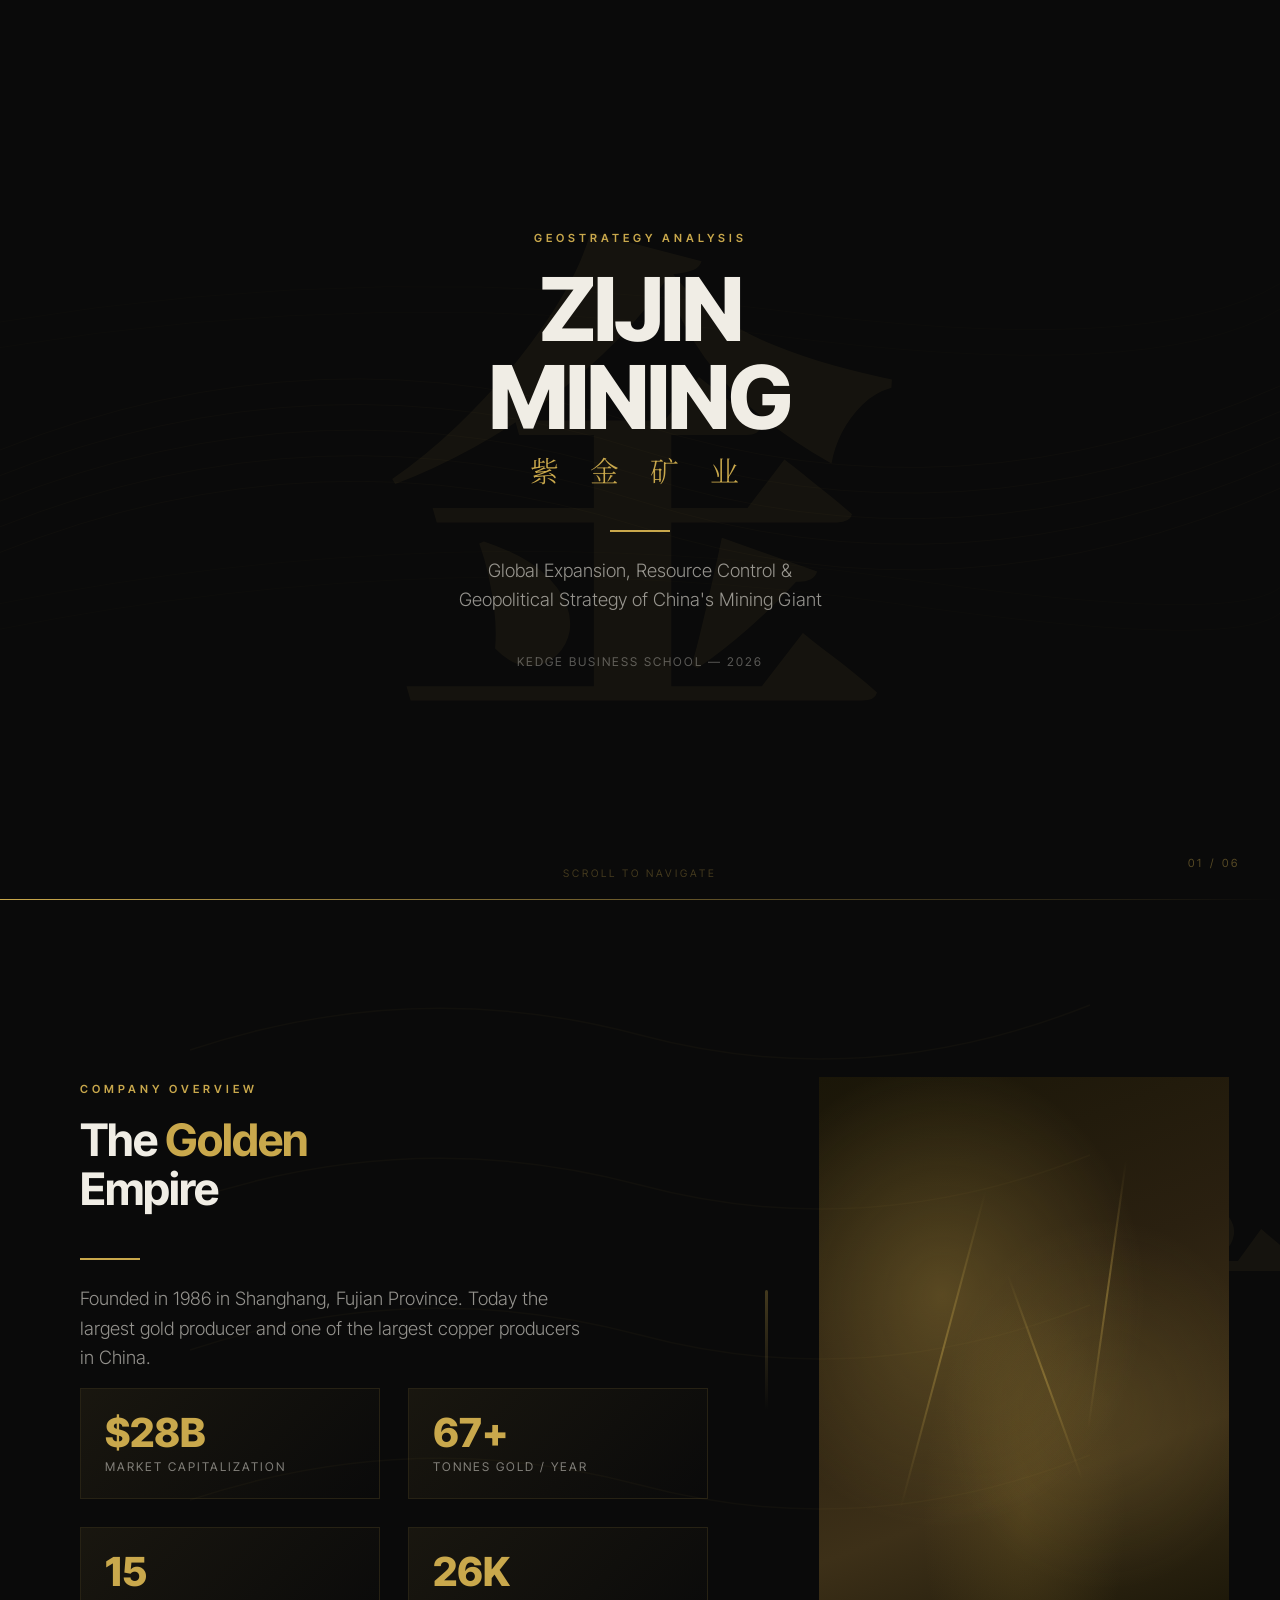
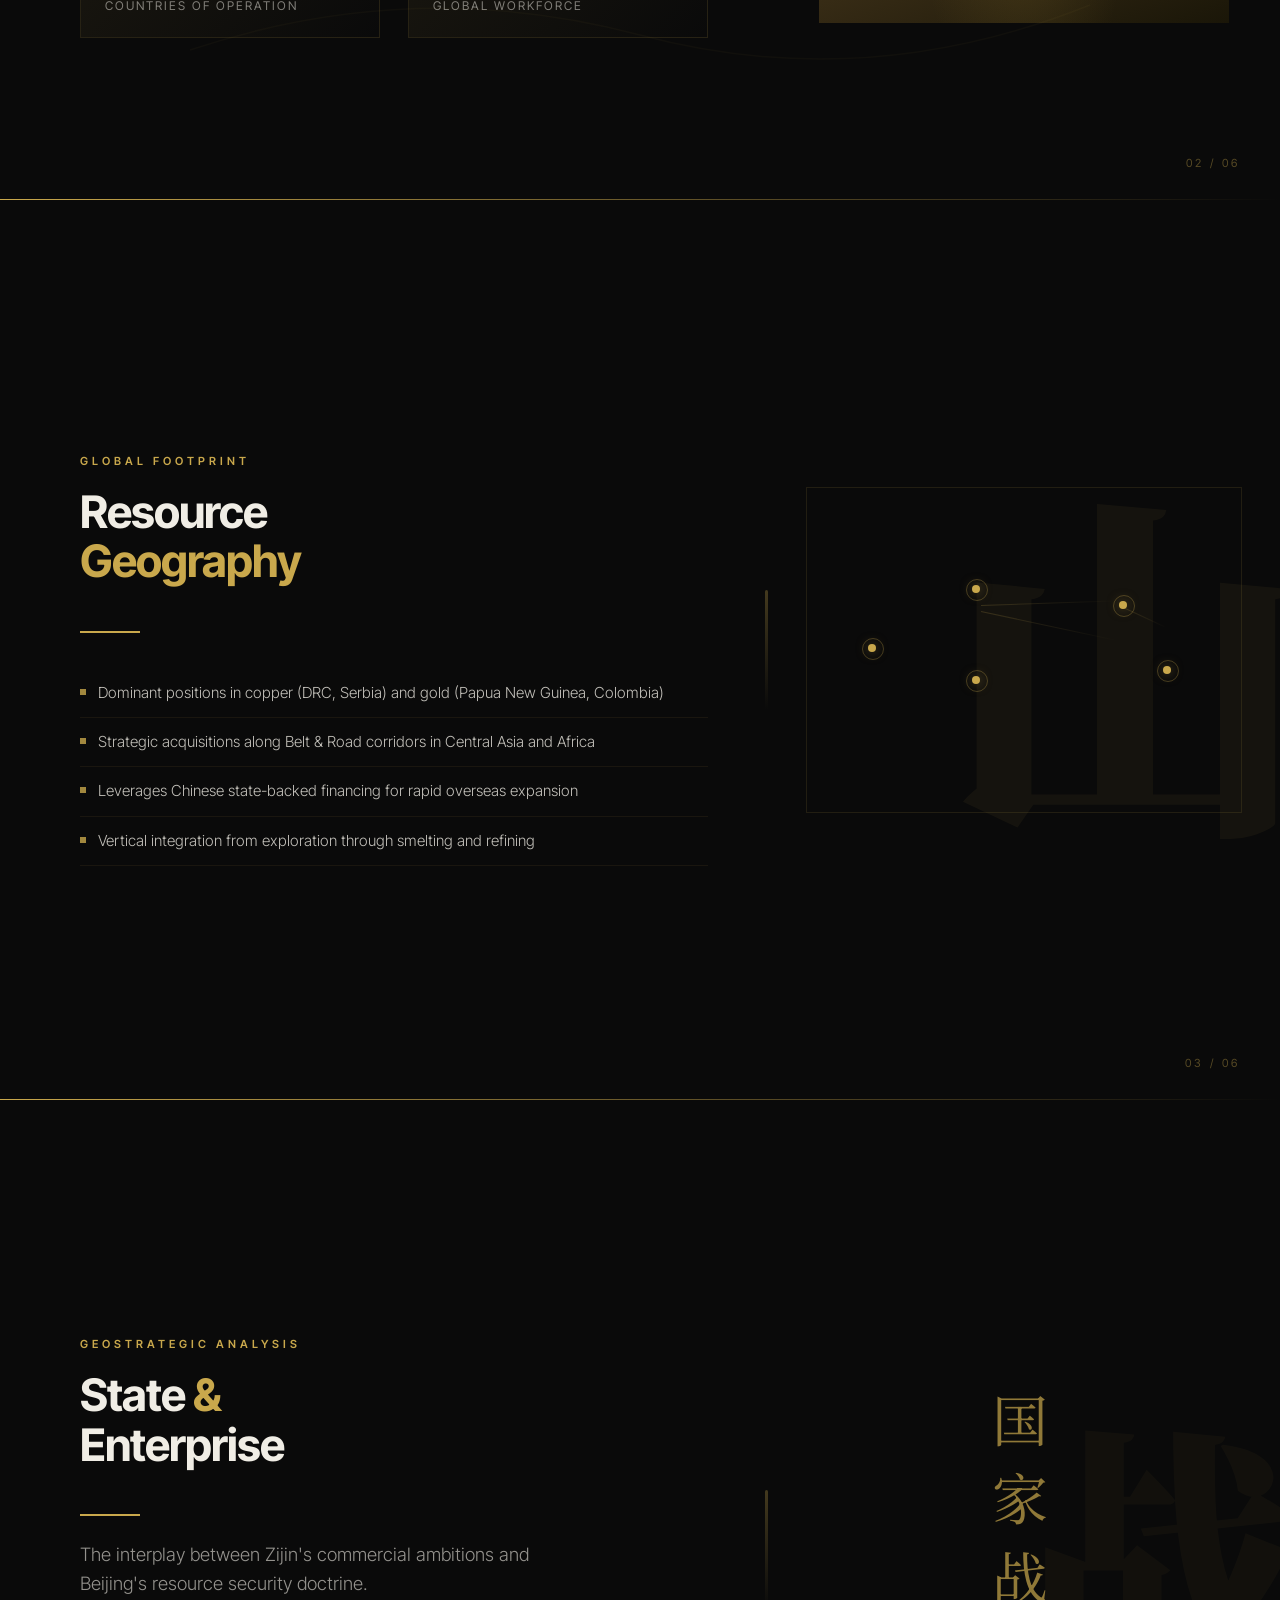
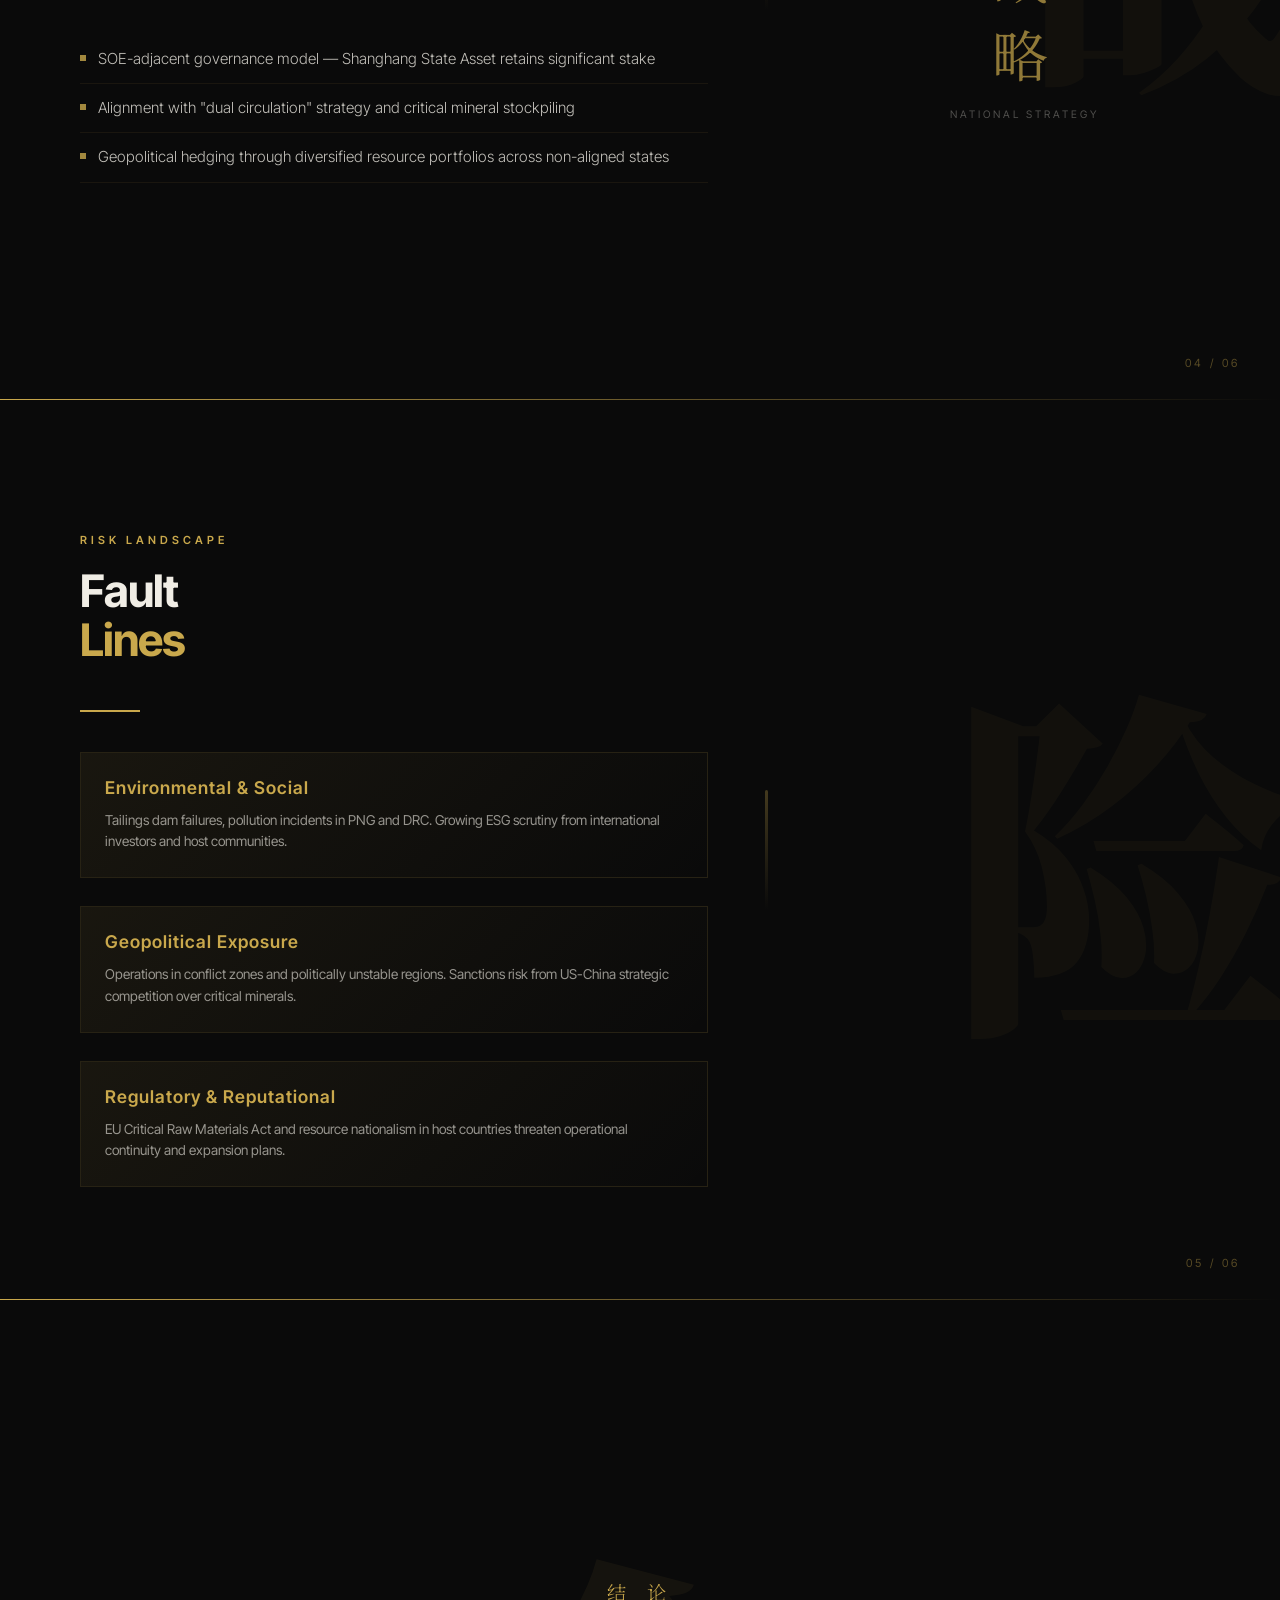
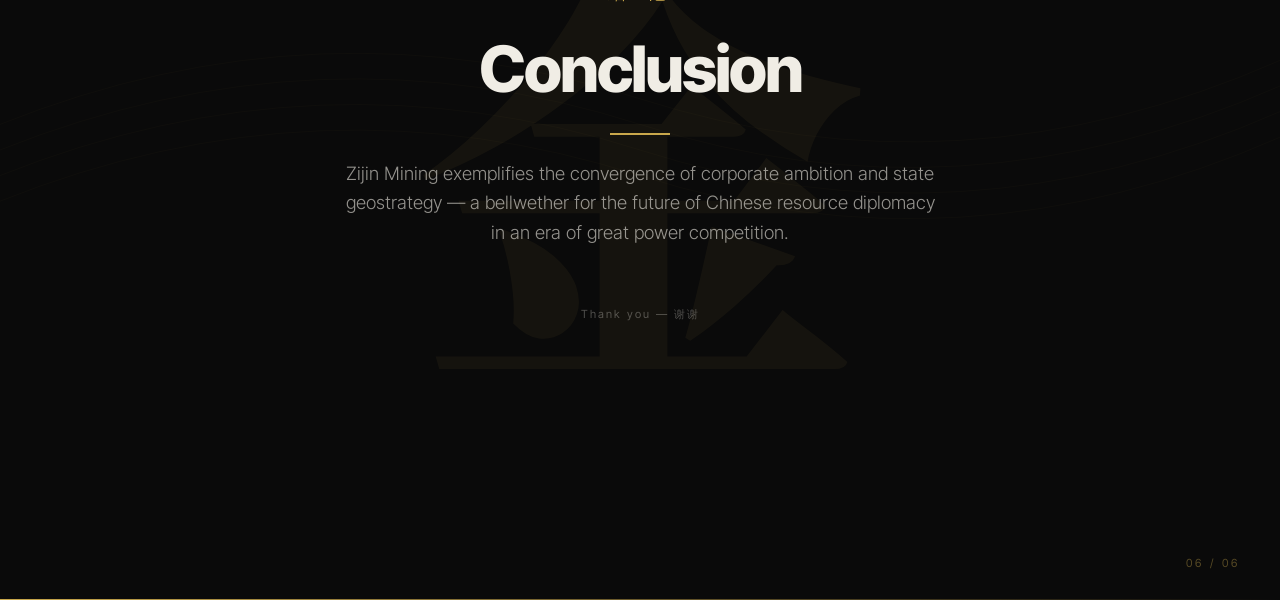
<file: concepts/concept1-golden-mountain.html>
<!DOCTYPE html>
<html lang="en">
<head>
<meta charset="UTF-8">
<meta name="viewport" content="width=device-width, initial-scale=1.0">
<title>Zijin Mining — Golden Mountain 金山</title>
<style>
  @import url('https://fonts.googleapis.com/css2?family=Inter+Tight:wght@300;400;600;700;800&family=Noto+Serif+SC:wght@300;600;900&display=swap');

  * { margin: 0; padding: 0; box-sizing: border-box; }

  :root {
    --black: #0A0A0A;
    --gold: #C9A84C;
    --gold-dim: #8B7333;
    --slate: #3A3D42;
    --offwhite: #F0EDE5;
    --gold-glow: rgba(201, 168, 76, 0.08);
  }

  html { font-size: 16px; scroll-behavior: smooth; }
  body {
    background: var(--black);
    color: var(--offwhite);
    font-family: 'Inter Tight', sans-serif;
    overflow-x: hidden;
  }

  /* --- SLIDE SYSTEM --- */
  .slide {
    width: 100vw;
    height: 100vh;
    position: relative;
    overflow: hidden;
    display: flex;
  }

  .slide-content {
    width: 60%;
    padding: 80px 60px 60px 80px;
    display: flex;
    flex-direction: column;
    justify-content: center;
    position: relative;
    z-index: 2;
  }

  .slide-aside {
    width: 40%;
    position: relative;
    display: flex;
    align-items: center;
    justify-content: center;
    overflow: hidden;
  }

  /* --- TOPOGRAPHIC LINES --- */
  .topo-bg {
    position: absolute;
    inset: 0;
    z-index: 0;
    opacity: 0.04;
  }
  .topo-bg svg { width: 100%; height: 100%; }

  /* --- GHOST CHARACTERS --- */
  .ghost-char {
    font-family: 'Noto Serif SC', serif;
    font-weight: 900;
    color: var(--gold);
    opacity: 0.06;
    font-size: 28vw;
    line-height: 0.85;
    position: absolute;
    user-select: none;
    pointer-events: none;
  }

  .ghost-char.right { right: -5%; top: 50%; transform: translateY(-50%); }
  .ghost-char.center { left: 50%; top: 50%; transform: translate(-50%, -50%); font-size: 40vw; }

  /* --- TYPOGRAPHY --- */
  .slide-label {
    font-size: 0.7rem;
    letter-spacing: 4px;
    text-transform: uppercase;
    color: var(--gold);
    margin-bottom: 20px;
    font-weight: 600;
  }

  h1 {
    font-family: 'Inter Tight', sans-serif;
    font-weight: 800;
    font-size: 4.5rem;
    line-height: 1.0;
    letter-spacing: -2px;
    margin-bottom: 24px;
  }

  h2 {
    font-family: 'Inter Tight', sans-serif;
    font-weight: 700;
    font-size: 2.8rem;
    line-height: 1.1;
    letter-spacing: -1px;
    margin-bottom: 20px;
  }

  h3 {
    font-weight: 600;
    font-size: 1.1rem;
    color: var(--gold);
    margin-bottom: 12px;
    letter-spacing: 1px;
  }

  .subtitle {
    font-size: 1.15rem;
    color: var(--offwhite);
    opacity: 0.6;
    font-weight: 300;
    line-height: 1.6;
    max-width: 500px;
  }

  .gold { color: var(--gold); }

  /* --- GOLD LINE DIVIDER --- */
  .gold-line {
    width: 100%;
    height: 1px;
    background: linear-gradient(90deg, var(--gold) 0%, transparent 100%);
    position: absolute;
    bottom: 0;
    left: 0;
    z-index: 5;
  }

  .gold-line-short {
    width: 60px;
    height: 2px;
    background: var(--gold);
    margin: 24px 0;
  }

  /* --- INK BRUSHSTROKE DIVIDER --- */
  .brushstroke-divider {
    width: 3px;
    height: 120px;
    background: linear-gradient(180deg, var(--gold), transparent);
    border-radius: 2px;
    position: absolute;
    right: 40%;
    top: 50%;
    transform: translateY(-50%);
    opacity: 0.3;
  }

  /* --- TITLE SLIDE --- */
  .slide-title {
    justify-content: center;
    align-items: center;
    text-align: center;
  }
  .slide-title .slide-content {
    width: 100%;
    align-items: center;
    text-align: center;
    padding: 60px;
  }
  .slide-title h1 { font-size: 5.5rem; margin-bottom: 8px; }
  .slide-title .cn-title {
    font-family: 'Noto Serif SC', serif;
    font-weight: 300;
    font-size: 1.8rem;
    color: var(--gold);
    margin-bottom: 40px;
    letter-spacing: 12px;
  }

  /* --- DATA CARDS --- */
  .data-grid {
    display: grid;
    grid-template-columns: 1fr 1fr;
    gap: 28px;
    margin-top: 16px;
  }
  .data-card {
    border: 1px solid rgba(201, 168, 76, 0.15);
    padding: 24px;
    position: relative;
  }
  .data-card::before {
    content: '';
    position: absolute;
    top: 0; left: 0;
    width: 100%; height: 100%;
    background: linear-gradient(135deg, var(--gold-glow), transparent);
    pointer-events: none;
  }
  .data-value {
    font-size: 2.5rem;
    font-weight: 800;
    color: var(--gold);
    line-height: 1;
    margin-bottom: 6px;
  }
  .data-label {
    font-size: 0.75rem;
    text-transform: uppercase;
    letter-spacing: 2px;
    color: var(--offwhite);
    opacity: 0.5;
  }

  /* --- BULLET POINTS --- */
  .points { list-style: none; margin-top: 12px; }
  .points li {
    padding: 12px 0;
    border-bottom: 1px solid rgba(201, 168, 76, 0.1);
    font-size: 0.95rem;
    font-weight: 300;
    line-height: 1.6;
    color: var(--offwhite);
    opacity: 0.8;
    display: flex;
    align-items: flex-start;
    gap: 12px;
  }
  .points li::before {
    content: '';
    width: 6px; height: 6px;
    background: var(--gold);
    flex-shrink: 0;
    margin-top: 8px;
  }

  /* --- MINERAL IMAGE PLACEHOLDER --- */
  .mineral-img {
    width: 80%;
    aspect-ratio: 3/4;
    background: linear-gradient(160deg, #1a1608 0%, #2a2010 40%, #3d3018 70%, #1a1608 100%);
    position: relative;
    overflow: hidden;
  }
  .mineral-img::after {
    content: '';
    position: absolute;
    inset: 0;
    background:
      radial-gradient(ellipse at 30% 40%, rgba(201, 168, 76, 0.3) 0%, transparent 50%),
      radial-gradient(ellipse at 70% 60%, rgba(201, 168, 76, 0.15) 0%, transparent 40%),
      radial-gradient(ellipse at 50% 80%, rgba(160, 130, 50, 0.2) 0%, transparent 35%);
  }
  .mineral-img .gold-vein {
    position: absolute;
    width: 2px;
    background: linear-gradient(180deg, transparent, var(--gold), transparent);
    opacity: 0.4;
  }
  .mineral-img .gold-vein:nth-child(1) { height: 60%; top: 20%; left: 30%; transform: rotate(15deg); }
  .mineral-img .gold-vein:nth-child(2) { height: 40%; top: 35%; left: 55%; transform: rotate(-20deg); }
  .mineral-img .gold-vein:nth-child(3) { height: 50%; top: 15%; left: 70%; transform: rotate(8deg); }

  /* --- MAP PLACEHOLDER --- */
  .map-container {
    width: 85%;
    aspect-ratio: 4/3;
    position: relative;
    border: 1px solid rgba(201, 168, 76, 0.12);
  }
  .map-dot {
    width: 8px; height: 8px;
    background: var(--gold);
    border-radius: 50%;
    position: absolute;
    box-shadow: 0 0 12px rgba(201, 168, 76, 0.5);
  }
  .map-dot::after {
    content: '';
    width: 20px; height: 20px;
    border: 1px solid rgba(201, 168, 76, 0.3);
    border-radius: 50%;
    position: absolute;
    top: -6px; left: -6px;
    animation: pulse 2s ease-in-out infinite;
  }
  @keyframes pulse {
    0%, 100% { transform: scale(1); opacity: 0.5; }
    50% { transform: scale(1.5); opacity: 0; }
  }
  .map-line {
    position: absolute;
    height: 1px;
    background: linear-gradient(90deg, var(--gold), transparent);
    opacity: 0.2;
    transform-origin: left center;
  }

  /* --- SLIDE NUMBERS --- */
  .slide-num {
    position: absolute;
    bottom: 30px;
    right: 40px;
    font-size: 0.7rem;
    letter-spacing: 3px;
    color: var(--gold);
    opacity: 0.4;
    z-index: 10;
  }

  /* --- NAVIGATION HINT --- */
  .nav-hint {
    position: fixed;
    bottom: 20px;
    left: 50%;
    transform: translateX(-50%);
    font-size: 0.65rem;
    letter-spacing: 3px;
    text-transform: uppercase;
    color: var(--gold);
    opacity: 0.3;
    z-index: 100;
    animation: fadeInUp 1s ease 2s both;
  }
  @keyframes fadeInUp {
    from { opacity: 0; transform: translateX(-50%) translateY(10px); }
    to { opacity: 0.3; transform: translateX(-50%) translateY(0); }
  }

  /* --- TOPO SVG PATTERN --- */
  .topo-lines {
    position: absolute;
    inset: 0;
    z-index: 1;
    pointer-events: none;
    opacity: 0.035;
  }
</style>
</head>
<body>

<!-- ==================== SLIDE 1: TITLE ==================== -->
<section class="slide slide-title">
  <div class="topo-bg">
    <svg viewBox="0 0 1000 600" fill="none" xmlns="http://www.w3.org/2000/svg">
      <path d="M0 300 Q250 200 500 280 T1000 250" stroke="#C9A84C" stroke-width="0.5"/>
      <path d="M0 320 Q250 220 500 300 T1000 270" stroke="#C9A84C" stroke-width="0.5"/>
      <path d="M0 340 Q250 240 500 320 T1000 290" stroke="#C9A84C" stroke-width="0.5"/>
      <path d="M0 360 Q250 260 500 340 T1000 310" stroke="#C9A84C" stroke-width="0.5"/>
      <path d="M0 380 Q250 280 500 360 T1000 330" stroke="#C9A84C" stroke-width="0.5"/>
      <path d="M0 200 Q300 150 600 190 T1000 170" stroke="#C9A84C" stroke-width="0.3"/>
      <path d="M0 220 Q300 170 600 210 T1000 190" stroke="#C9A84C" stroke-width="0.3"/>
      <path d="M0 420 Q350 350 700 400 T1000 380" stroke="#C9A84C" stroke-width="0.3"/>
      <path d="M0 440 Q350 370 700 420 T1000 400" stroke="#C9A84C" stroke-width="0.3"/>
    </svg>
  </div>
  <span class="ghost-char center">金</span>
  <div class="slide-content">
    <div class="slide-label">Geostrategy Analysis</div>
    <h1>ZIJIN<br>MINING</h1>
    <div class="cn-title">紫 金 矿 业</div>
    <div class="gold-line-short" style="margin: 0 auto 24px;"></div>
    <p class="subtitle">Global Expansion, Resource Control &<br>Geopolitical Strategy of China's Mining Giant</p>
    <p style="margin-top: 40px; font-size: 0.75rem; opacity: 0.35; letter-spacing: 2px;">KEDGE BUSINESS SCHOOL — 2026</p>
  </div>
  <div class="gold-line"></div>
  <span class="slide-num">01 / 06</span>
</section>

<!-- ==================== SLIDE 2: OVERVIEW ==================== -->
<section class="slide">
  <div class="topo-lines">
    <svg viewBox="0 0 600 600" fill="none" xmlns="http://www.w3.org/2000/svg" style="width:100%;height:100%;">
      <path d="M0 100 Q150 50 300 90 T600 70" stroke="#C9A84C" stroke-width="1"/>
      <path d="M0 200 Q150 150 300 190 T600 170" stroke="#C9A84C" stroke-width="1"/>
      <path d="M0 300 Q150 250 300 290 T600 270" stroke="#C9A84C" stroke-width="1"/>
      <path d="M0 400 Q150 350 300 390 T600 370" stroke="#C9A84C" stroke-width="1"/>
      <path d="M0 500 Q150 450 300 490 T600 470" stroke="#C9A84C" stroke-width="1"/>
    </svg>
  </div>
  <div class="slide-content">
    <div class="slide-label">Company Overview</div>
    <h2>The <span class="gold">Golden</span><br>Empire</h2>
    <div class="gold-line-short"></div>
    <p class="subtitle">Founded in 1986 in Shanghang, Fujian Province. Today the largest gold producer and one of the largest copper producers in China.</p>
    <div class="data-grid">
      <div class="data-card">
        <div class="data-value">$28B</div>
        <div class="data-label">Market Capitalization</div>
      </div>
      <div class="data-card">
        <div class="data-value">67+</div>
        <div class="data-label">Tonnes Gold / Year</div>
      </div>
      <div class="data-card">
        <div class="data-value">15</div>
        <div class="data-label">Countries of Operation</div>
      </div>
      <div class="data-card">
        <div class="data-value">26K</div>
        <div class="data-label">Global Workforce</div>
      </div>
    </div>
  </div>
  <div class="slide-aside">
    <span class="ghost-char right">矿</span>
    <div class="mineral-img">
      <div class="gold-vein"></div>
      <div class="gold-vein"></div>
      <div class="gold-vein"></div>
    </div>
  </div>
  <div class="brushstroke-divider"></div>
  <div class="gold-line"></div>
  <span class="slide-num">02 / 06</span>
</section>

<!-- ==================== SLIDE 3: GLOBAL OPERATIONS ==================== -->
<section class="slide">
  <div class="slide-content">
    <div class="slide-label">Global Footprint</div>
    <h2>Resource<br><span class="gold">Geography</span></h2>
    <div class="gold-line-short"></div>
    <ul class="points">
      <li>Dominant positions in copper (DRC, Serbia) and gold (Papua New Guinea, Colombia)</li>
      <li>Strategic acquisitions along Belt & Road corridors in Central Asia and Africa</li>
      <li>Leverages Chinese state-backed financing for rapid overseas expansion</li>
      <li>Vertical integration from exploration through smelting and refining</li>
    </ul>
  </div>
  <div class="slide-aside">
    <span class="ghost-char right">山</span>
    <div class="map-container">
      <!-- China -->
      <div class="map-dot" style="top: 35%; left: 72%;"></div>
      <!-- DRC -->
      <div class="map-dot" style="top: 58%; left: 38%;"></div>
      <!-- Serbia -->
      <div class="map-dot" style="top: 30%; left: 38%;"></div>
      <!-- PNG -->
      <div class="map-dot" style="top: 55%; left: 82%;"></div>
      <!-- Colombia -->
      <div class="map-dot" style="top: 48%; left: 14%;"></div>
      <!-- Lines from China -->
      <div class="map-line" style="top: 36%; left: 40%; width: 32%; transform: rotate(-2deg);"></div>
      <div class="map-line" style="top: 38%; left: 40%; width: 32%; transform: rotate(12deg);"></div>
      <div class="map-line" style="top: 36%; left: 72%; width: 12%; transform: rotate(25deg);"></div>
    </div>
  </div>
  <div class="brushstroke-divider"></div>
  <div class="gold-line"></div>
  <span class="slide-num">03 / 06</span>
</section>

<!-- ==================== SLIDE 4: STRATEGY ==================== -->
<section class="slide">
  <div class="slide-content">
    <div class="slide-label">Geostrategic Analysis</div>
    <h2>State <span class="gold">&</span><br>Enterprise</h2>
    <div class="gold-line-short"></div>
    <p class="subtitle" style="margin-bottom: 24px;">The interplay between Zijin's commercial ambitions and Beijing's resource security doctrine.</p>
    <ul class="points">
      <li>SOE-adjacent governance model — Shanghang State Asset retains significant stake</li>
      <li>Alignment with "dual circulation" strategy and critical mineral stockpiling</li>
      <li>Geopolitical hedging through diversified resource portfolios across non-aligned states</li>
    </ul>
  </div>
  <div class="slide-aside">
    <span class="ghost-char right" style="font-size: 22vw; opacity: 0.04;">战</span>
    <div style="text-align: center;">
      <div style="font-family: 'Noto Serif SC', serif; font-size: 3.5rem; color: var(--gold); opacity: 0.7; line-height: 1.4; letter-spacing: 8px;">
        国<br>家<br>战<br>略
      </div>
      <div style="margin-top: 16px; font-size: 0.65rem; letter-spacing: 3px; opacity: 0.3; text-transform: uppercase;">National Strategy</div>
    </div>
  </div>
  <div class="brushstroke-divider"></div>
  <div class="gold-line"></div>
  <span class="slide-num">04 / 06</span>
</section>

<!-- ==================== SLIDE 5: RISKS ==================== -->
<section class="slide">
  <div class="slide-content">
    <div class="slide-label">Risk Landscape</div>
    <h2>Fault<br><span class="gold">Lines</span></h2>
    <div class="gold-line-short"></div>
    <div class="data-grid" style="grid-template-columns: 1fr;">
      <div class="data-card">
        <h3>Environmental & Social</h3>
        <p style="font-size: 0.85rem; opacity: 0.6; line-height: 1.6;">Tailings dam failures, pollution incidents in PNG and DRC. Growing ESG scrutiny from international investors and host communities.</p>
      </div>
      <div class="data-card">
        <h3>Geopolitical Exposure</h3>
        <p style="font-size: 0.85rem; opacity: 0.6; line-height: 1.6;">Operations in conflict zones and politically unstable regions. Sanctions risk from US-China strategic competition over critical minerals.</p>
      </div>
      <div class="data-card">
        <h3>Regulatory & Reputational</h3>
        <p style="font-size: 0.85rem; opacity: 0.6; line-height: 1.6;">EU Critical Raw Materials Act and resource nationalism in host countries threaten operational continuity and expansion plans.</p>
      </div>
    </div>
  </div>
  <div class="slide-aside">
    <span class="ghost-char right" style="opacity: 0.04;">险</span>
  </div>
  <div class="brushstroke-divider"></div>
  <div class="gold-line"></div>
  <span class="slide-num">05 / 06</span>
</section>

<!-- ==================== SLIDE 6: CONCLUSION ==================== -->
<section class="slide slide-title">
  <div class="topo-bg">
    <svg viewBox="0 0 1000 600" fill="none" xmlns="http://www.w3.org/2000/svg">
      <path d="M0 280 Q250 180 500 260 T1000 230" stroke="#C9A84C" stroke-width="0.5"/>
      <path d="M0 300 Q250 200 500 280 T1000 250" stroke="#C9A84C" stroke-width="0.5"/>
      <path d="M0 320 Q250 220 500 300 T1000 270" stroke="#C9A84C" stroke-width="0.5"/>
      <path d="M0 340 Q250 240 500 320 T1000 290" stroke="#C9A84C" stroke-width="0.5"/>
    </svg>
  </div>
  <span class="ghost-char center" style="font-size: 35vw;">金</span>
  <div class="slide-content">
    <div class="cn-title" style="font-size: 1.2rem; letter-spacing: 8px; margin-bottom: 32px;">结 论</div>
    <h1 style="font-size: 4rem;">Conclusion</h1>
    <div class="gold-line-short" style="margin: 24px auto;"></div>
    <p class="subtitle" style="text-align: center; max-width: 600px;">
      Zijin Mining exemplifies the convergence of corporate ambition and state geostrategy — a bellwether for the future of Chinese resource diplomacy in an era of great power competition.
    </p>
    <p style="margin-top: 60px; font-size: 0.7rem; opacity: 0.3; letter-spacing: 2px;">
      Thank you &mdash; 谢谢
    </p>
  </div>
  <div class="gold-line"></div>
  <span class="slide-num">06 / 06</span>
</section>

<div class="nav-hint">Scroll to navigate</div>

</body>
</html>
</file>
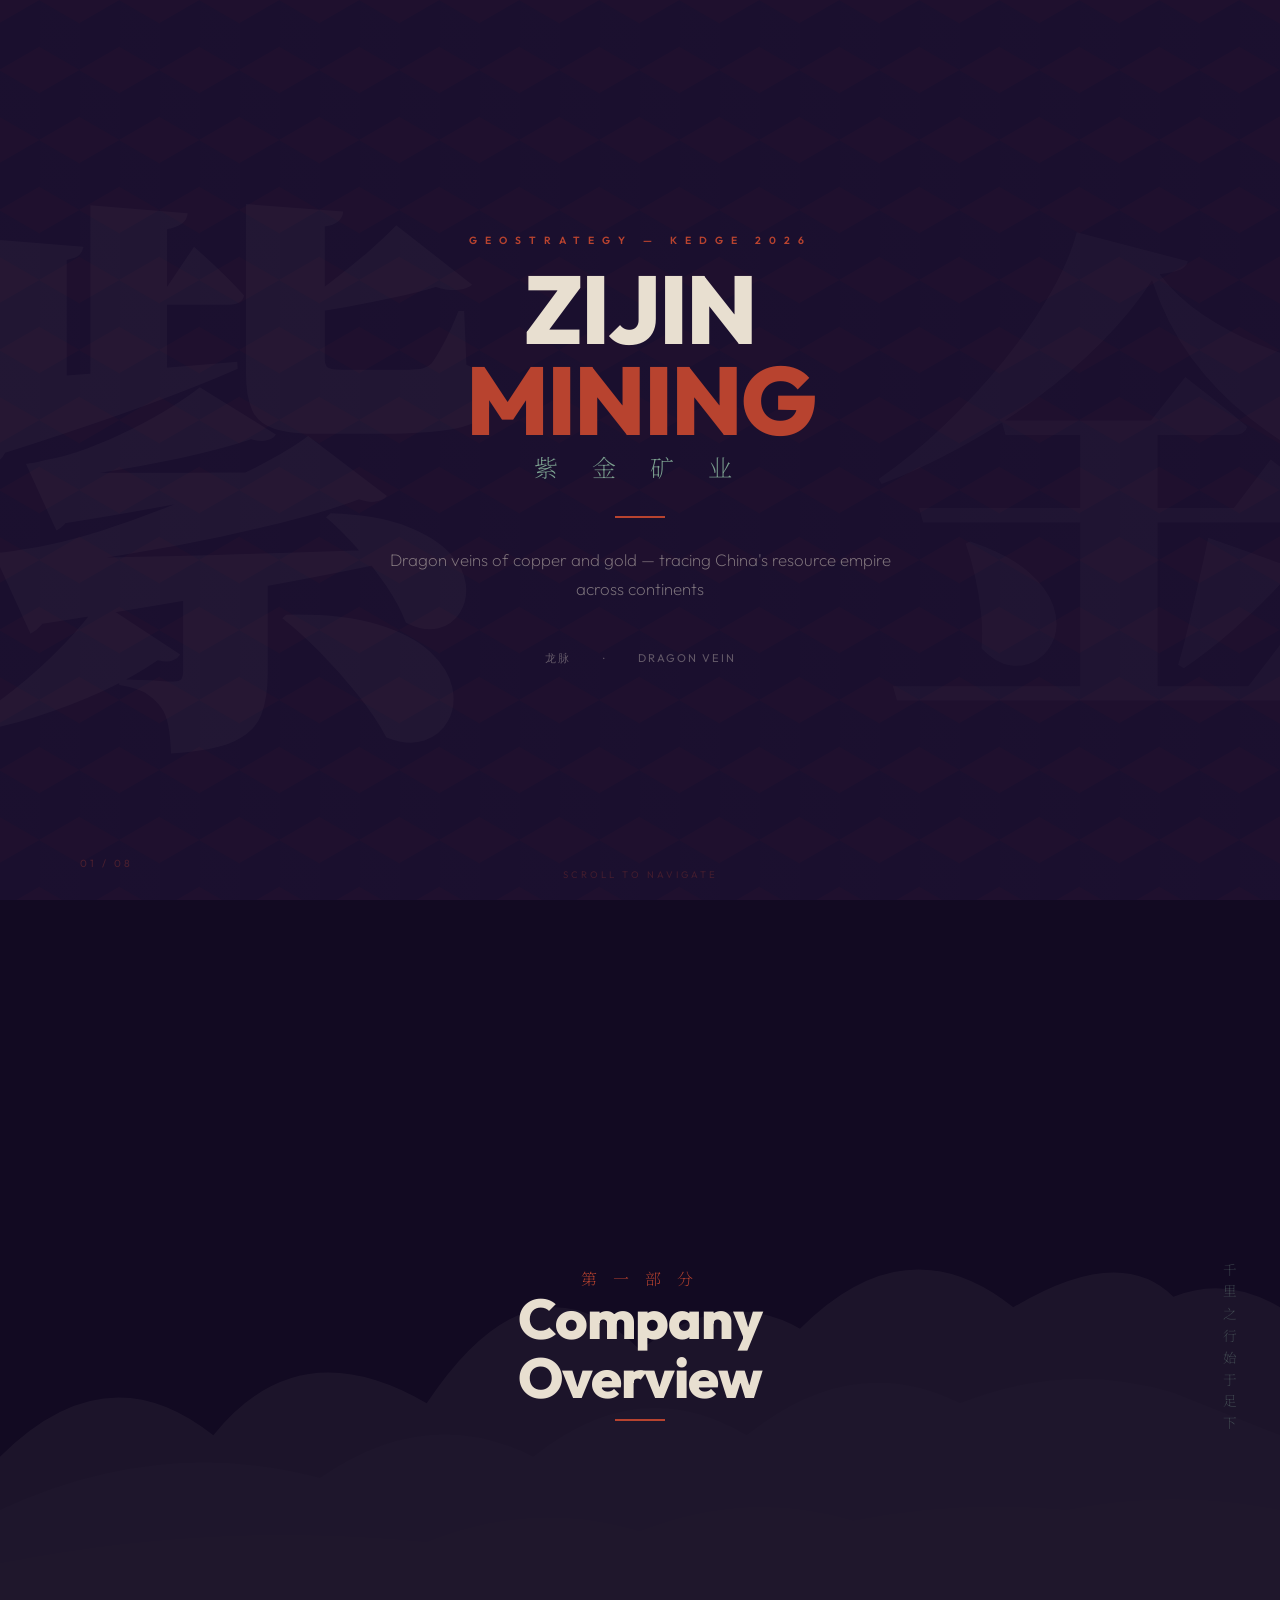
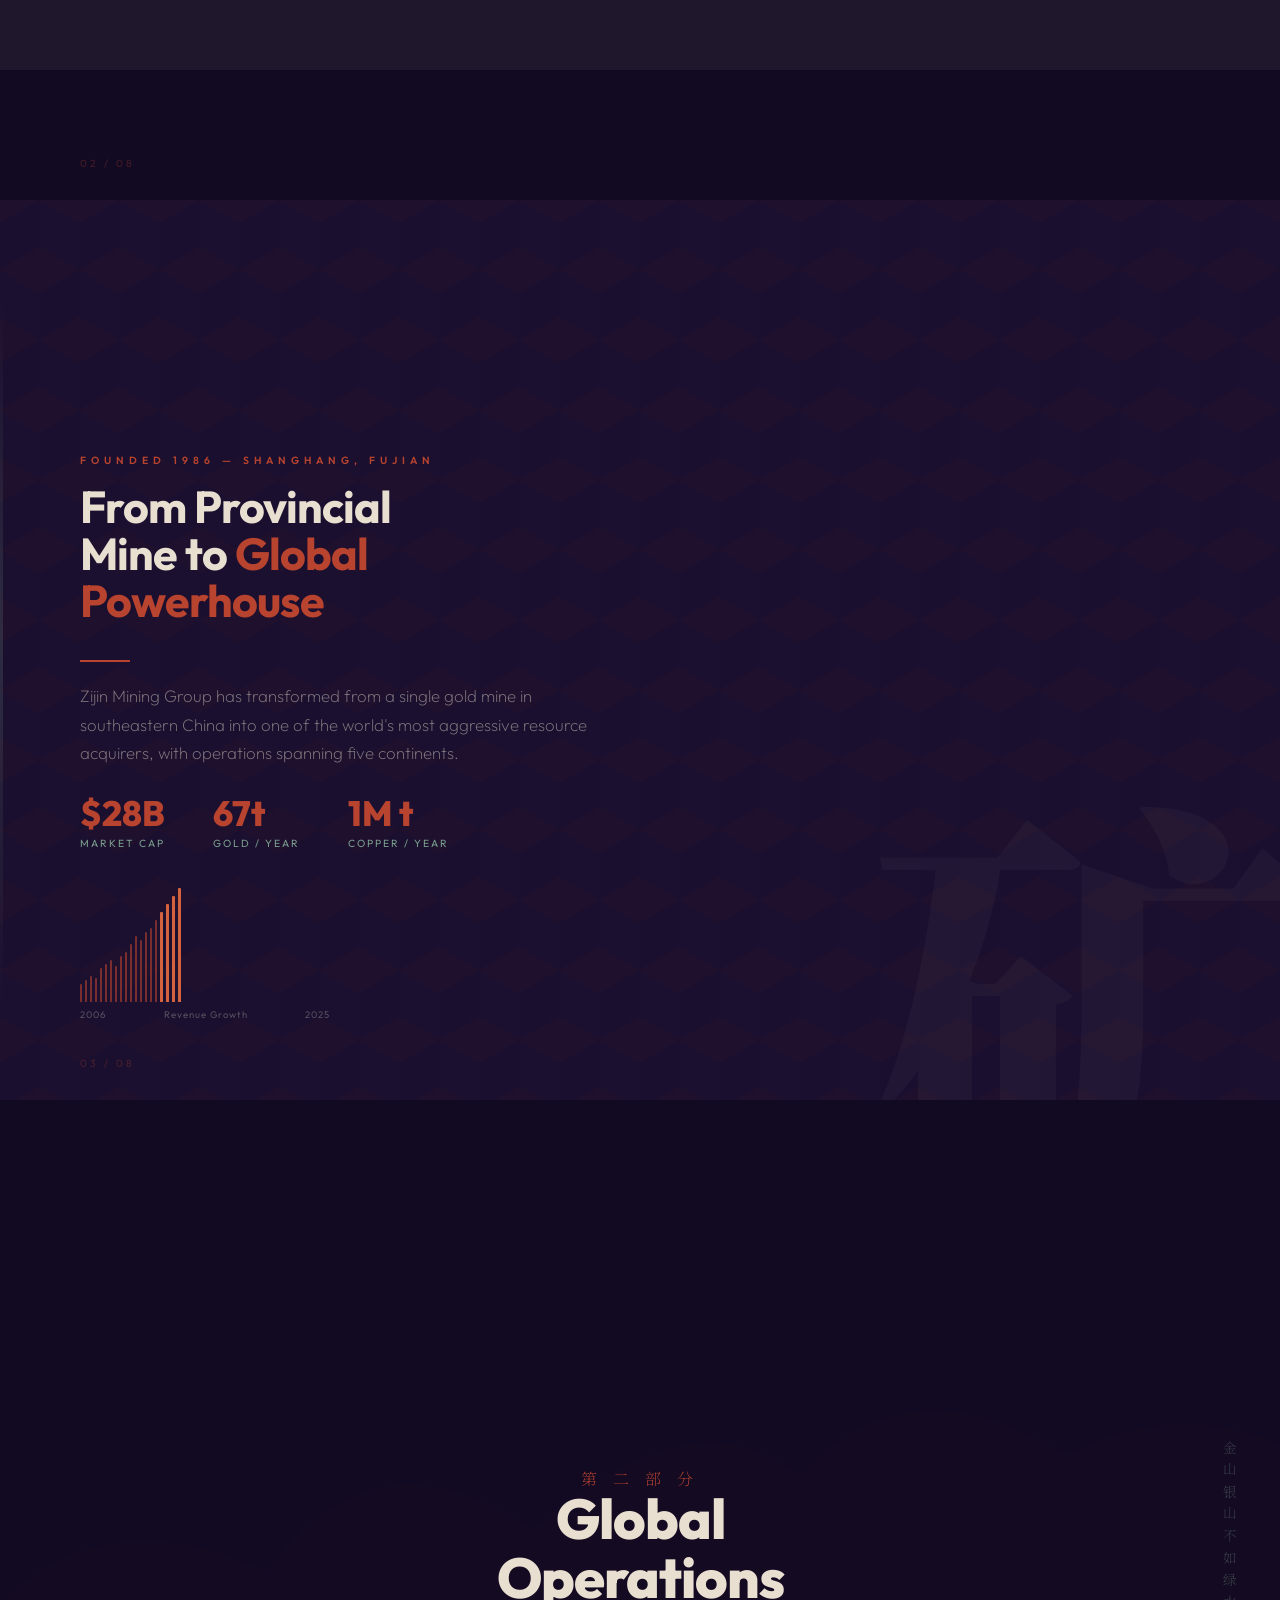
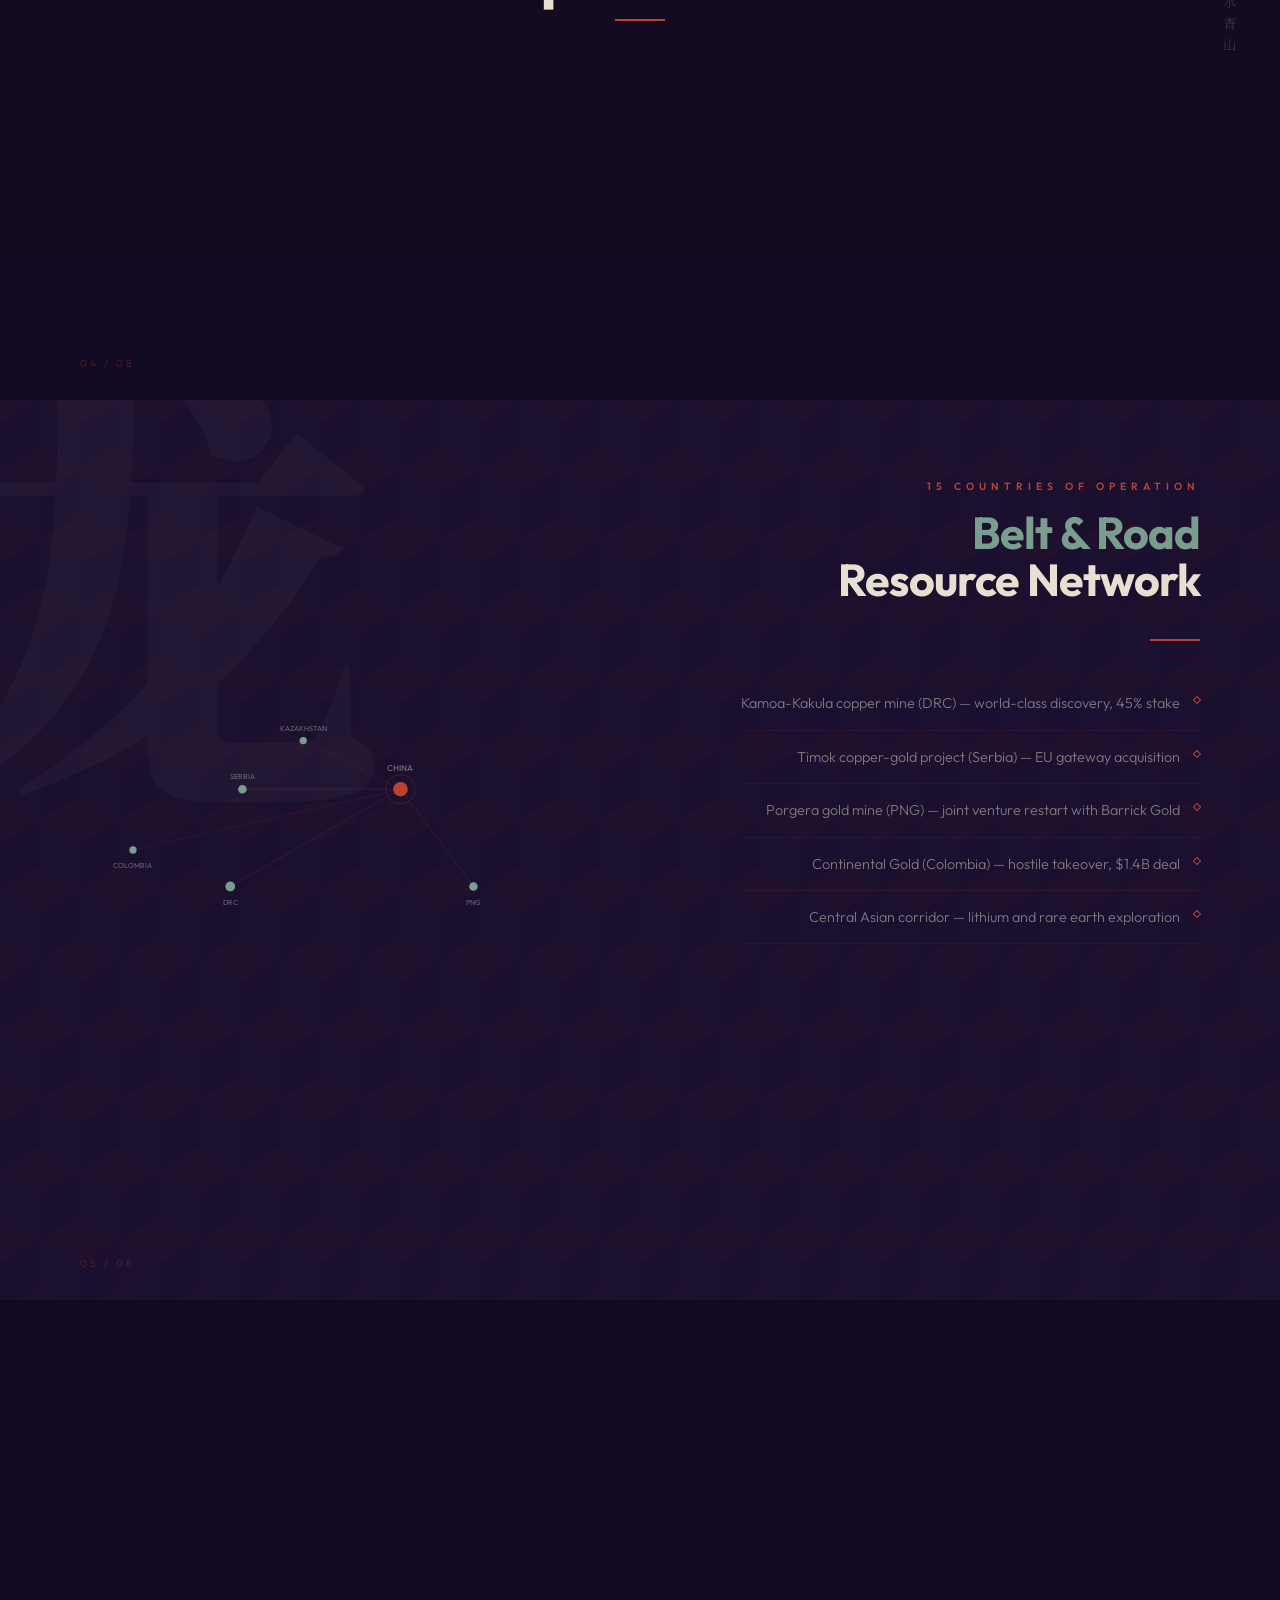
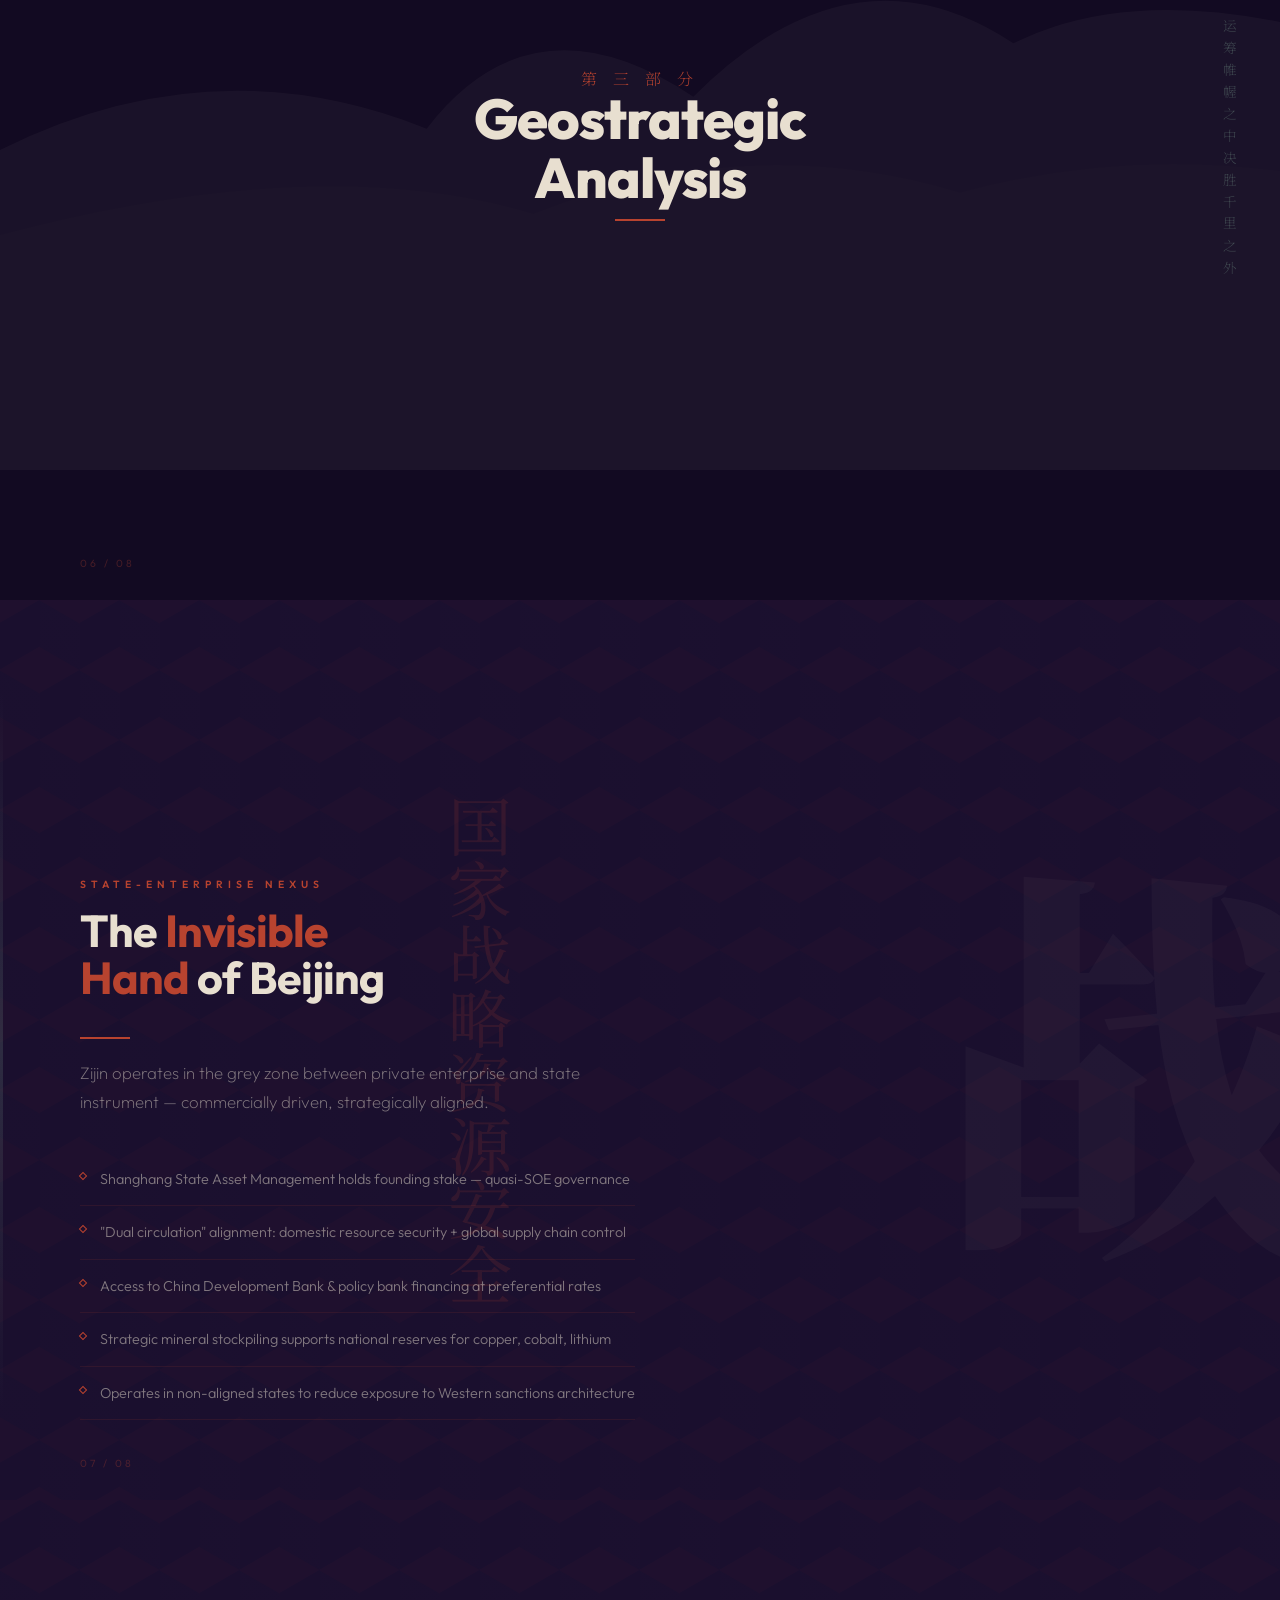
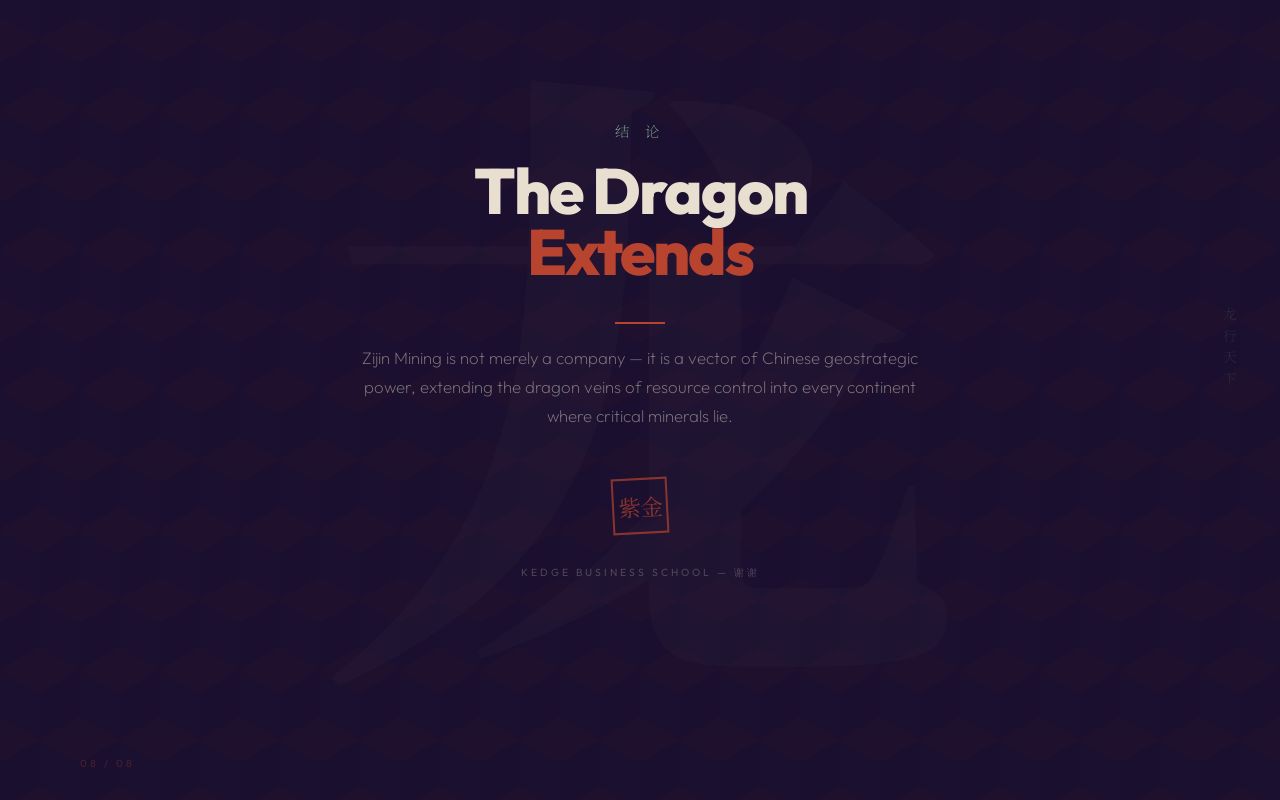
<file: concepts/concept2-dragon-vein.html>
<!DOCTYPE html>
<html lang="en">
<head>
<meta charset="UTF-8">
<meta name="viewport" content="width=device-width, initial-scale=1.0">
<title>Zijin Mining — Dragon Vein 紫金龙脉</title>
<style>
  @import url('https://fonts.googleapis.com/css2?family=Outfit:wght@200;300;400;600;700;800&family=Noto+Serif+SC:wght@200;400;700;900&display=swap');

  * { margin: 0; padding: 0; box-sizing: border-box; }

  :root {
    --base: #1A0F2E;
    --base-deep: #120A22;
    --copper: #B8432F;
    --copper-light: #D4623F;
    --jade: #7A9E8E;
    --jade-dim: #5A7E6E;
    --parchment: #E8DFD0;
    --parchment-dim: rgba(232, 223, 208, 0.5);
  }

  html { font-size: 16px; scroll-behavior: smooth; }
  body {
    background: var(--base);
    color: var(--parchment);
    font-family: 'Outfit', sans-serif;
    overflow-x: hidden;
  }

  /* --- SLIDE SYSTEM --- */
  .slide {
    width: 100vw;
    height: 100vh;
    position: relative;
    overflow: hidden;
    display: flex;
  }

  /* --- HEXAGONAL GRID PATTERN --- */
  .hex-grid {
    position: absolute;
    inset: 0;
    z-index: 0;
    opacity: 0.03;
    background-image:
      linear-gradient(30deg, var(--copper) 12%, transparent 12.5%, transparent 87%, var(--copper) 87.5%, var(--copper)),
      linear-gradient(150deg, var(--copper) 12%, transparent 12.5%, transparent 87%, var(--copper) 87.5%, var(--copper)),
      linear-gradient(30deg, var(--copper) 12%, transparent 12.5%, transparent 87%, var(--copper) 87.5%, var(--copper)),
      linear-gradient(150deg, var(--copper) 12%, transparent 12.5%, transparent 87%, var(--copper) 87.5%, var(--copper)),
      linear-gradient(60deg, rgba(122, 158, 142, 0.3) 25%, transparent 25.5%, transparent 75%, rgba(122, 158, 142, 0.3) 75%, rgba(122, 158, 142, 0.3)),
      linear-gradient(60deg, rgba(122, 158, 142, 0.3) 25%, transparent 25.5%, transparent 75%, rgba(122, 158, 142, 0.3) 75%, rgba(122, 158, 142, 0.3));
    background-size: 80px 140px;
    background-position: 0 0, 0 0, 40px 70px, 40px 70px, 0 0, 40px 70px;
  }

  /* --- GHOST CHARACTERS --- */
  .ghost-char {
    font-family: 'Noto Serif SC', serif;
    font-weight: 900;
    color: var(--parchment);
    opacity: 0.04;
    font-size: 30vw;
    line-height: 0.85;
    position: absolute;
    user-select: none;
    pointer-events: none;
    z-index: 1;
  }

  /* --- SCROLL PAINTING SECTION OPENER --- */
  .scroll-opener {
    width: 100vw;
    height: 100vh;
    position: relative;
    overflow: hidden;
    display: flex;
    align-items: center;
    justify-content: center;
    background: var(--base-deep);
  }

  .scroll-opener .landscape {
    position: absolute;
    inset: 0;
    z-index: 0;
  }

  .scroll-opener .landscape svg {
    width: 100%;
    height: 100%;
    opacity: 0.08;
  }

  .scroll-opener .content {
    position: relative;
    z-index: 2;
    text-align: center;
  }

  .scroll-opener h2 {
    font-family: 'Outfit', sans-serif;
    font-weight: 800;
    font-size: 3.5rem;
    letter-spacing: -1px;
    margin-bottom: 8px;
  }

  .scroll-opener .cn-section {
    font-family: 'Noto Serif SC', serif;
    font-weight: 200;
    font-size: 1rem;
    color: var(--copper);
    letter-spacing: 6px;
  }

  /* --- VERTICAL PROVERB --- */
  .proverb {
    position: absolute;
    right: 40px;
    top: 50%;
    transform: translateY(-50%);
    writing-mode: vertical-rl;
    font-family: 'Noto Serif SC', serif;
    font-weight: 200;
    font-size: 0.85rem;
    color: var(--jade);
    opacity: 0.4;
    letter-spacing: 8px;
    z-index: 3;
  }

  /* --- CONTENT SLIDE --- */
  .slide-content {
    padding: 80px;
    display: flex;
    flex-direction: column;
    justify-content: center;
    position: relative;
    z-index: 2;
  }

  .slide-content.anchored-bl {
    justify-content: flex-end;
    align-items: flex-start;
    max-width: 65%;
  }

  .slide-content.anchored-tr {
    justify-content: flex-start;
    align-items: flex-end;
    margin-left: auto;
    max-width: 60%;
    text-align: right;
  }

  /* --- TYPOGRAPHY --- */
  .slide-label {
    font-size: 0.65rem;
    letter-spacing: 5px;
    text-transform: uppercase;
    color: var(--copper);
    margin-bottom: 16px;
    font-weight: 600;
  }

  h1 {
    font-weight: 800;
    font-size: 5rem;
    line-height: 0.95;
    letter-spacing: -2px;
    margin-bottom: 20px;
  }

  h2 {
    font-weight: 700;
    font-size: 2.8rem;
    line-height: 1.05;
    letter-spacing: -1px;
    margin-bottom: 16px;
  }

  .subtitle {
    font-size: 1.05rem;
    color: var(--parchment-dim);
    font-weight: 200;
    line-height: 1.7;
    max-width: 520px;
  }

  .copper { color: var(--copper); }
  .jade { color: var(--jade); }

  /* --- COPPER LINE --- */
  .copper-line {
    width: 50px;
    height: 2px;
    background: var(--copper);
    margin: 20px 0;
  }

  .copper-line.right { margin-left: auto; }

  /* --- DATA VIZ --- */
  .thin-chart {
    margin-top: 32px;
    display: flex;
    gap: 3px;
    align-items: flex-end;
    height: 120px;
  }
  .thin-bar {
    width: 2px;
    background: var(--copper);
    opacity: 0.6;
    border-radius: 1px 1px 0 0;
    transition: opacity 0.3s;
  }
  .thin-bar:hover { opacity: 1; }
  .thin-bar.highlight {
    background: var(--copper-light);
    opacity: 1;
    width: 3px;
  }

  /* --- NETWORK MAP --- */
  .network-map {
    position: absolute;
    right: 80px;
    top: 50%;
    transform: translateY(-50%);
    width: 35vw;
    height: 35vw;
    z-index: 1;
  }
  .network-map svg { width: 100%; height: 100%; }

  /* --- BULLET LIST --- */
  .analysis-points {
    list-style: none;
    margin-top: 16px;
  }
  .analysis-points li {
    padding: 14px 0;
    border-bottom: 1px solid rgba(184, 67, 47, 0.12);
    font-size: 0.9rem;
    font-weight: 300;
    line-height: 1.7;
    color: var(--parchment-dim);
    padding-left: 20px;
    position: relative;
  }
  .analysis-points li::before {
    content: '';
    width: 4px;
    height: 4px;
    border: 1px solid var(--copper);
    position: absolute;
    left: 0;
    top: 20px;
    transform: rotate(45deg);
  }
  .analysis-points.right li { padding-left: 0; padding-right: 20px; }
  .analysis-points.right li::before { left: auto; right: 0; }

  /* --- KEY FIGURES --- */
  .key-figures {
    display: flex;
    gap: 48px;
    margin-top: 28px;
  }
  .key-figure .value {
    font-size: 2.2rem;
    font-weight: 800;
    color: var(--copper);
    line-height: 1;
  }
  .key-figure .label {
    font-size: 0.65rem;
    text-transform: uppercase;
    letter-spacing: 2px;
    color: var(--jade);
    margin-top: 6px;
  }

  /* --- SLIDE NUMBER --- */
  .slide-num {
    position: absolute;
    bottom: 30px;
    left: 80px;
    font-size: 0.65rem;
    letter-spacing: 3px;
    color: var(--copper);
    opacity: 0.3;
    z-index: 10;
  }

  /* --- INK WASH MOUNTAINS SVG --- */
  .ink-mountains { opacity: 0.06; }

  /* --- JADE ACCENT BORDER --- */
  .jade-border-left {
    position: absolute;
    left: 0; top: 0;
    width: 3px;
    height: 100%;
    background: linear-gradient(180deg, transparent 10%, var(--jade) 50%, transparent 90%);
    opacity: 0.2;
    z-index: 5;
  }

  .nav-hint {
    position: fixed;
    bottom: 20px;
    left: 50%;
    transform: translateX(-50%);
    font-size: 0.6rem;
    letter-spacing: 3px;
    text-transform: uppercase;
    color: var(--copper);
    opacity: 0.25;
    z-index: 100;
  }
</style>
</head>
<body>

<!-- ==================== SLIDE 1: TITLE ==================== -->
<section class="slide" style="justify-content: center; align-items: center;">
  <div class="hex-grid"></div>
  <span class="ghost-char" style="left: -5%; top: 50%; transform: translateY(-50%); font-size: 45vw; opacity: 0.03;">紫</span>
  <span class="ghost-char" style="right: -8%; top: 50%; transform: translateY(-50%); font-size: 40vw; opacity: 0.025;">金</span>
  <div class="slide-content" style="align-items: center; text-align: center; max-width: 100%; width: 100%;">
    <div class="slide-label" style="letter-spacing: 8px;">Geostrategy &mdash; KEDGE 2026</div>
    <h1 style="font-size: 6rem; margin-bottom: 4px;">ZIJIN<br><span class="copper">MINING</span></h1>
    <div style="font-family: 'Noto Serif SC', serif; font-weight: 200; font-size: 1.5rem; color: var(--jade); letter-spacing: 14px; margin-bottom: 32px;">紫 金 矿 业</div>
    <div class="copper-line" style="margin: 0 auto 28px;"></div>
    <p class="subtitle" style="text-align: center; max-width: 550px;">
      Dragon veins of copper and gold &mdash; tracing China's resource empire across continents
    </p>
    <div style="margin-top: 48px; display: flex; gap: 32px; font-size: 0.7rem; opacity: 0.35; letter-spacing: 2px;">
      <span>龙脉</span>
      <span>&middot;</span>
      <span>DRAGON VEIN</span>
    </div>
  </div>
  <span class="slide-num">01 / 08</span>
</section>

<!-- ==================== SLIDE 2: SECTION OPENER — INK WASH ==================== -->
<section class="scroll-opener">
  <div class="landscape">
    <svg viewBox="0 0 1200 600" xmlns="http://www.w3.org/2000/svg">
      <!-- Ink wash mountain silhouettes -->
      <path d="M0 600 L0 400 Q100 300 200 380 Q280 280 400 350 Q500 200 600 300 Q680 240 750 280 Q850 180 950 260 Q1050 200 1100 250 Q1150 230 1200 260 L1200 600 Z" fill="#E8DFD0" opacity="0.6"/>
      <path d="M0 600 L0 450 Q150 380 300 420 Q400 350 500 400 Q600 320 700 380 Q800 300 900 350 Q1000 310 1100 340 L1200 380 L1200 600 Z" fill="#E8DFD0" opacity="0.3"/>
      <path d="M0 600 L0 500 Q200 460 400 480 Q500 440 600 470 Q700 430 800 460 Q900 440 1000 450 Q1100 430 1200 450 L1200 600 Z" fill="#E8DFD0" opacity="0.15"/>
    </svg>
  </div>
  <div class="content">
    <div class="cn-section">第 一 部 分</div>
    <h2>Company<br>Overview</h2>
    <div class="copper-line" style="margin: 12px auto;"></div>
  </div>
  <div class="proverb">千里之行始于足下</div>
  <span class="slide-num">02 / 08</span>
</section>

<!-- ==================== SLIDE 3: OVERVIEW — ANCHORED BOTTOM LEFT ==================== -->
<section class="slide">
  <div class="hex-grid"></div>
  <span class="ghost-char" style="right: -3%; bottom: -10%; font-size: 35vw; opacity: 0.03;">矿</span>
  <div class="jade-border-left"></div>
  <div class="slide-content anchored-bl">
    <div class="slide-label">Founded 1986 &mdash; Shanghang, Fujian</div>
    <h2>From Provincial<br>Mine to <span class="copper">Global<br>Powerhouse</span></h2>
    <div class="copper-line"></div>
    <p class="subtitle">Zijin Mining Group has transformed from a single gold mine in southeastern China into one of the world's most aggressive resource acquirers, with operations spanning five continents.</p>
    <div class="key-figures">
      <div class="key-figure">
        <div class="value">$28B</div>
        <div class="label">Market Cap</div>
      </div>
      <div class="key-figure">
        <div class="value">67t</div>
        <div class="label">Gold / Year</div>
      </div>
      <div class="key-figure">
        <div class="value">1M t</div>
        <div class="label">Copper / Year</div>
      </div>
    </div>
    <!-- Thin bar chart -->
    <div class="thin-chart">
      <div class="thin-bar" style="height: 15%;"></div>
      <div class="thin-bar" style="height: 18%;"></div>
      <div class="thin-bar" style="height: 22%;"></div>
      <div class="thin-bar" style="height: 20%;"></div>
      <div class="thin-bar" style="height: 28%;"></div>
      <div class="thin-bar" style="height: 32%;"></div>
      <div class="thin-bar" style="height: 35%;"></div>
      <div class="thin-bar" style="height: 30%;"></div>
      <div class="thin-bar" style="height: 38%;"></div>
      <div class="thin-bar" style="height: 42%;"></div>
      <div class="thin-bar" style="height: 48%;"></div>
      <div class="thin-bar" style="height: 55%;"></div>
      <div class="thin-bar" style="height: 52%;"></div>
      <div class="thin-bar" style="height: 58%;"></div>
      <div class="thin-bar" style="height: 62%;"></div>
      <div class="thin-bar" style="height: 68%;"></div>
      <div class="thin-bar highlight" style="height: 75%;"></div>
      <div class="thin-bar highlight" style="height: 82%;"></div>
      <div class="thin-bar highlight" style="height: 88%;"></div>
      <div class="thin-bar highlight" style="height: 95%;"></div>
    </div>
    <div style="display: flex; justify-content: space-between; margin-top: 6px; font-size: 0.6rem; opacity: 0.3; letter-spacing: 1px; width: 100%; max-width: 250px;">
      <span>2006</span>
      <span>Revenue Growth</span>
      <span>2025</span>
    </div>
  </div>
  <span class="slide-num">03 / 08</span>
</section>

<!-- ==================== SLIDE 4: SECTION OPENER — GLOBAL OPS ==================== -->
<section class="scroll-opener">
  <div class="landscape">
    <svg viewBox="0 0 1200 600" xmlns="http://www.w3.org/2000/svg">
      <path d="M0 600 L0 350 Q100 250 250 320 Q350 180 500 280 Q650 150 750 230 Q850 120 1000 210 Q1100 160 1200 200 L1200 600 Z" fill="#B8432F" opacity="0.15"/>
      <path d="M0 600 L0 420 Q200 350 400 400 Q550 300 700 370 Q850 280 1000 330 Q1100 300 1200 320 L1200 600 Z" fill="#7A9E8E" opacity="0.1"/>
    </svg>
  </div>
  <div class="content">
    <div class="cn-section">第 二 部 分</div>
    <h2>Global<br>Operations</h2>
    <div class="copper-line" style="margin: 12px auto;"></div>
  </div>
  <div class="proverb">金山银山不如绿水青山</div>
  <span class="slide-num">04 / 08</span>
</section>

<!-- ==================== SLIDE 5: GLOBAL OPS — ANCHORED TOP RIGHT ==================== -->
<section class="slide">
  <div class="hex-grid"></div>
  <span class="ghost-char" style="left: -8%; top: -5%; font-size: 38vw; opacity: 0.03;">龙</span>

  <!-- Network map on left -->
  <div style="position: absolute; left: 60px; top: 50%; transform: translateY(-50%); width: 38vw; height: 30vw; z-index: 1;">
    <svg viewBox="0 0 400 300" fill="none" xmlns="http://www.w3.org/2000/svg" style="width: 100%; height: 100%;">
      <!-- Connection lines -->
      <line x1="280" y1="100" x2="140" y2="180" stroke="#B8432F" stroke-width="0.5" opacity="0.3"/>
      <line x1="280" y1="100" x2="150" y2="100" stroke="#B8432F" stroke-width="0.5" opacity="0.3"/>
      <line x1="280" y1="100" x2="340" y2="180" stroke="#B8432F" stroke-width="0.5" opacity="0.3"/>
      <line x1="280" y1="100" x2="60" y2="150" stroke="#B8432F" stroke-width="0.5" opacity="0.2"/>
      <line x1="280" y1="100" x2="200" y2="60" stroke="#B8432F" stroke-width="0.5" opacity="0.2"/>
      <!-- China (main hub) -->
      <circle cx="280" cy="100" r="6" fill="#B8432F"/>
      <circle cx="280" cy="100" r="12" fill="none" stroke="#B8432F" stroke-width="0.5" opacity="0.4"/>
      <text x="280" y="85" text-anchor="middle" fill="#E8DFD0" font-size="7" opacity="0.5" font-family="Outfit">CHINA</text>
      <!-- DRC -->
      <circle cx="140" cy="180" r="4" fill="#7A9E8E"/>
      <text x="140" y="195" text-anchor="middle" fill="#E8DFD0" font-size="6" opacity="0.4" font-family="Outfit">DRC</text>
      <!-- Serbia -->
      <circle cx="150" cy="100" r="3.5" fill="#7A9E8E"/>
      <text x="150" y="92" text-anchor="middle" fill="#E8DFD0" font-size="6" opacity="0.4" font-family="Outfit">SERBIA</text>
      <!-- PNG -->
      <circle cx="340" cy="180" r="3.5" fill="#7A9E8E"/>
      <text x="340" y="195" text-anchor="middle" fill="#E8DFD0" font-size="6" opacity="0.4" font-family="Outfit">PNG</text>
      <!-- Colombia -->
      <circle cx="60" cy="150" r="3" fill="#7A9E8E"/>
      <text x="60" y="165" text-anchor="middle" fill="#E8DFD0" font-size="6" opacity="0.4" font-family="Outfit">COLOMBIA</text>
      <!-- Kazakhstan -->
      <circle cx="200" cy="60" r="3" fill="#7A9E8E"/>
      <text x="200" y="52" text-anchor="middle" fill="#E8DFD0" font-size="6" opacity="0.4" font-family="Outfit">KAZAKHSTAN</text>
    </svg>
  </div>

  <div class="slide-content anchored-tr">
    <div class="slide-label">15 Countries of Operation</div>
    <h2><span class="jade">Belt &amp; Road</span><br>Resource Network</h2>
    <div class="copper-line right"></div>
    <ul class="analysis-points right">
      <li>Kamoa-Kakula copper mine (DRC) — world-class discovery, 45% stake</li>
      <li>Timok copper-gold project (Serbia) — EU gateway acquisition</li>
      <li>Porgera gold mine (PNG) — joint venture restart with Barrick Gold</li>
      <li>Continental Gold (Colombia) — hostile takeover, $1.4B deal</li>
      <li>Central Asian corridor — lithium and rare earth exploration</li>
    </ul>
  </div>
  <span class="slide-num">05 / 08</span>
</section>

<!-- ==================== SLIDE 6: SECTION OPENER — GEOSTRATEGY ==================== -->
<section class="scroll-opener">
  <div class="landscape">
    <svg viewBox="0 0 1200 600" xmlns="http://www.w3.org/2000/svg">
      <path d="M0 600 L0 300 Q200 200 400 280 Q500 150 650 250 Q800 100 950 200 Q1050 150 1200 180 L1200 600 Z" fill="#E8DFD0" opacity="0.5"/>
      <path d="M0 600 L0 380 Q300 300 500 360 Q700 280 900 340 Q1050 300 1200 320 L1200 600 Z" fill="#E8DFD0" opacity="0.2"/>
    </svg>
  </div>
  <div class="content">
    <div class="cn-section">第 三 部 分</div>
    <h2>Geostrategic<br>Analysis</h2>
    <div class="copper-line" style="margin: 12px auto;"></div>
  </div>
  <div class="proverb">运筹帷幄之中决胜千里之外</div>
  <span class="slide-num">06 / 08</span>
</section>

<!-- ==================== SLIDE 7: STRATEGY — ANCHORED BOTTOM LEFT ==================== -->
<section class="slide">
  <div class="hex-grid"></div>
  <span class="ghost-char" style="right: -5%; top: 50%; transform: translateY(-50%); font-size: 32vw; opacity: 0.03;">战</span>
  <div class="jade-border-left"></div>
  <div class="slide-content anchored-bl" style="max-width: 58%;">
    <div class="slide-label">State-Enterprise Nexus</div>
    <h2>The <span class="copper">Invisible<br>Hand</span> of Beijing</h2>
    <div class="copper-line"></div>
    <p class="subtitle" style="margin-bottom: 20px;">Zijin operates in the grey zone between private enterprise and state instrument — commercially driven, strategically aligned.</p>
    <ul class="analysis-points">
      <li>Shanghang State Asset Management holds founding stake — quasi-SOE governance</li>
      <li>"Dual circulation" alignment: domestic resource security + global supply chain control</li>
      <li>Access to China Development Bank & policy bank financing at preferential rates</li>
      <li>Strategic mineral stockpiling supports national reserves for copper, cobalt, lithium</li>
      <li>Operates in non-aligned states to reduce exposure to Western sanctions architecture</li>
    </ul>
  </div>

  <!-- Vertical characters on right -->
  <div style="position: absolute; right: 80px; top: 50%; transform: translateY(-50%); text-align: center;">
    <div style="font-family: 'Noto Serif SC', serif; font-size: 4rem; color: var(--copper); opacity: 0.15; line-height: 1.5; writing-mode: vertical-rl;">
      国家战略资源安全
    </div>
  </div>
  <span class="slide-num">07 / 08</span>
</section>

<!-- ==================== SLIDE 8: CONCLUSION ==================== -->
<section class="slide" style="justify-content: center; align-items: center;">
  <div class="hex-grid"></div>
  <span class="ghost-char" style="left: 50%; top: 50%; transform: translate(-50%, -50%); font-size: 50vw; opacity: 0.02;">龙</span>
  <div class="slide-content" style="align-items: center; text-align: center; max-width: 100%; width: 100%;">
    <div style="font-family: 'Noto Serif SC', serif; font-weight: 200; font-size: 0.9rem; color: var(--jade); letter-spacing: 6px; margin-bottom: 20px;">结 论</div>
    <h1 style="font-size: 4rem;">The Dragon<br><span class="copper">Extends</span></h1>
    <div class="copper-line" style="margin: 20px auto;"></div>
    <p class="subtitle" style="text-align: center; max-width: 600px;">
      Zijin Mining is not merely a company — it is a vector of Chinese geostrategic power, extending the dragon veins of resource control into every continent where critical minerals lie.
    </p>
    <!-- Seal stamp -->
    <div style="margin-top: 48px; position: relative; display: inline-block;">
      <div style="
        width: 56px; height: 56px;
        border: 2px solid var(--copper);
        display: flex; align-items: center; justify-content: center;
        font-family: 'Noto Serif SC', serif;
        font-size: 1.4rem;
        color: var(--copper);
        opacity: 0.7;
        transform: rotate(-3deg);
      ">紫金</div>
    </div>
    <p style="margin-top: 32px; font-size: 0.65rem; opacity: 0.25; letter-spacing: 3px;">KEDGE BUSINESS SCHOOL &mdash; 谢谢</p>
  </div>
  <div class="proverb" style="opacity: 0.2;">龙行天下</div>
  <span class="slide-num">08 / 08</span>
</section>

<div class="nav-hint" style="position: fixed; bottom: 20px; left: 50%; transform: translateX(-50%); font-size: 0.6rem; letter-spacing: 3px; text-transform: uppercase; color: var(--copper); opacity: 0.25; z-index: 100;">Scroll to navigate</div>

</body>
</html>
</file>
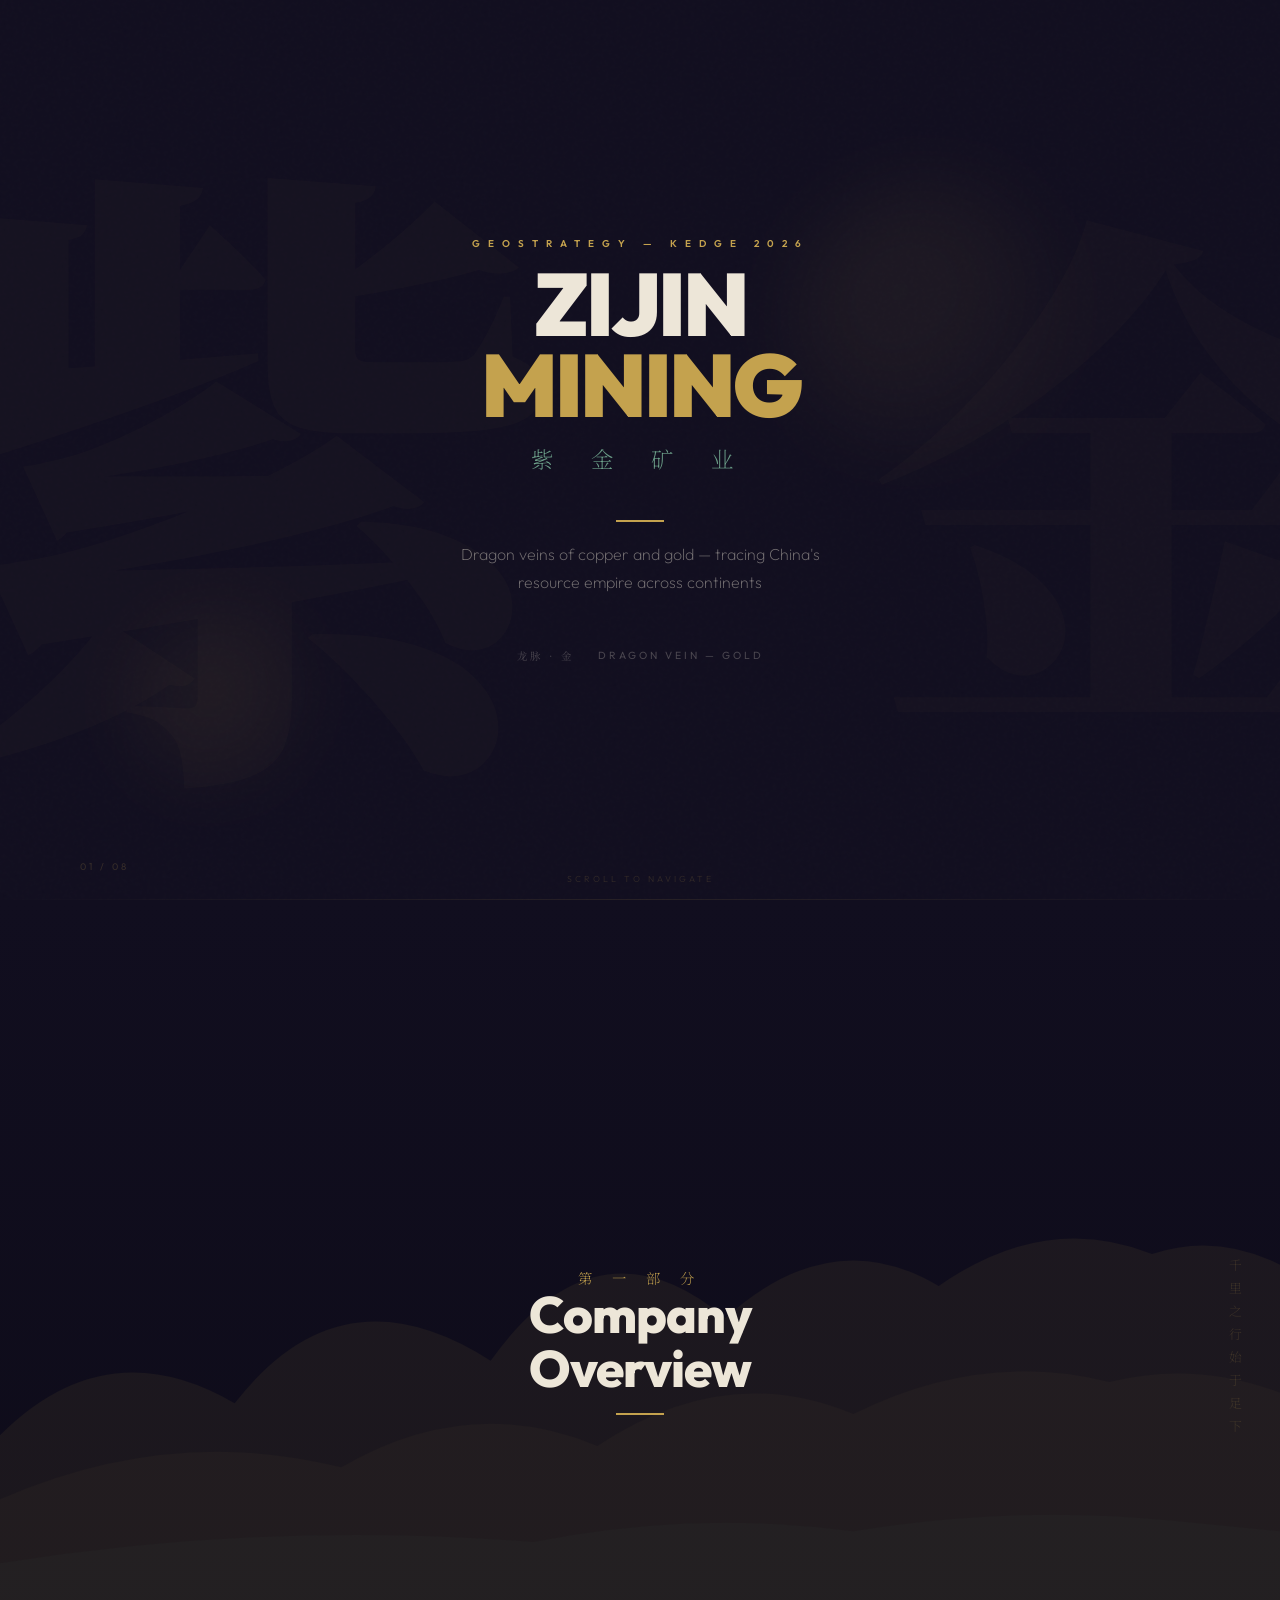
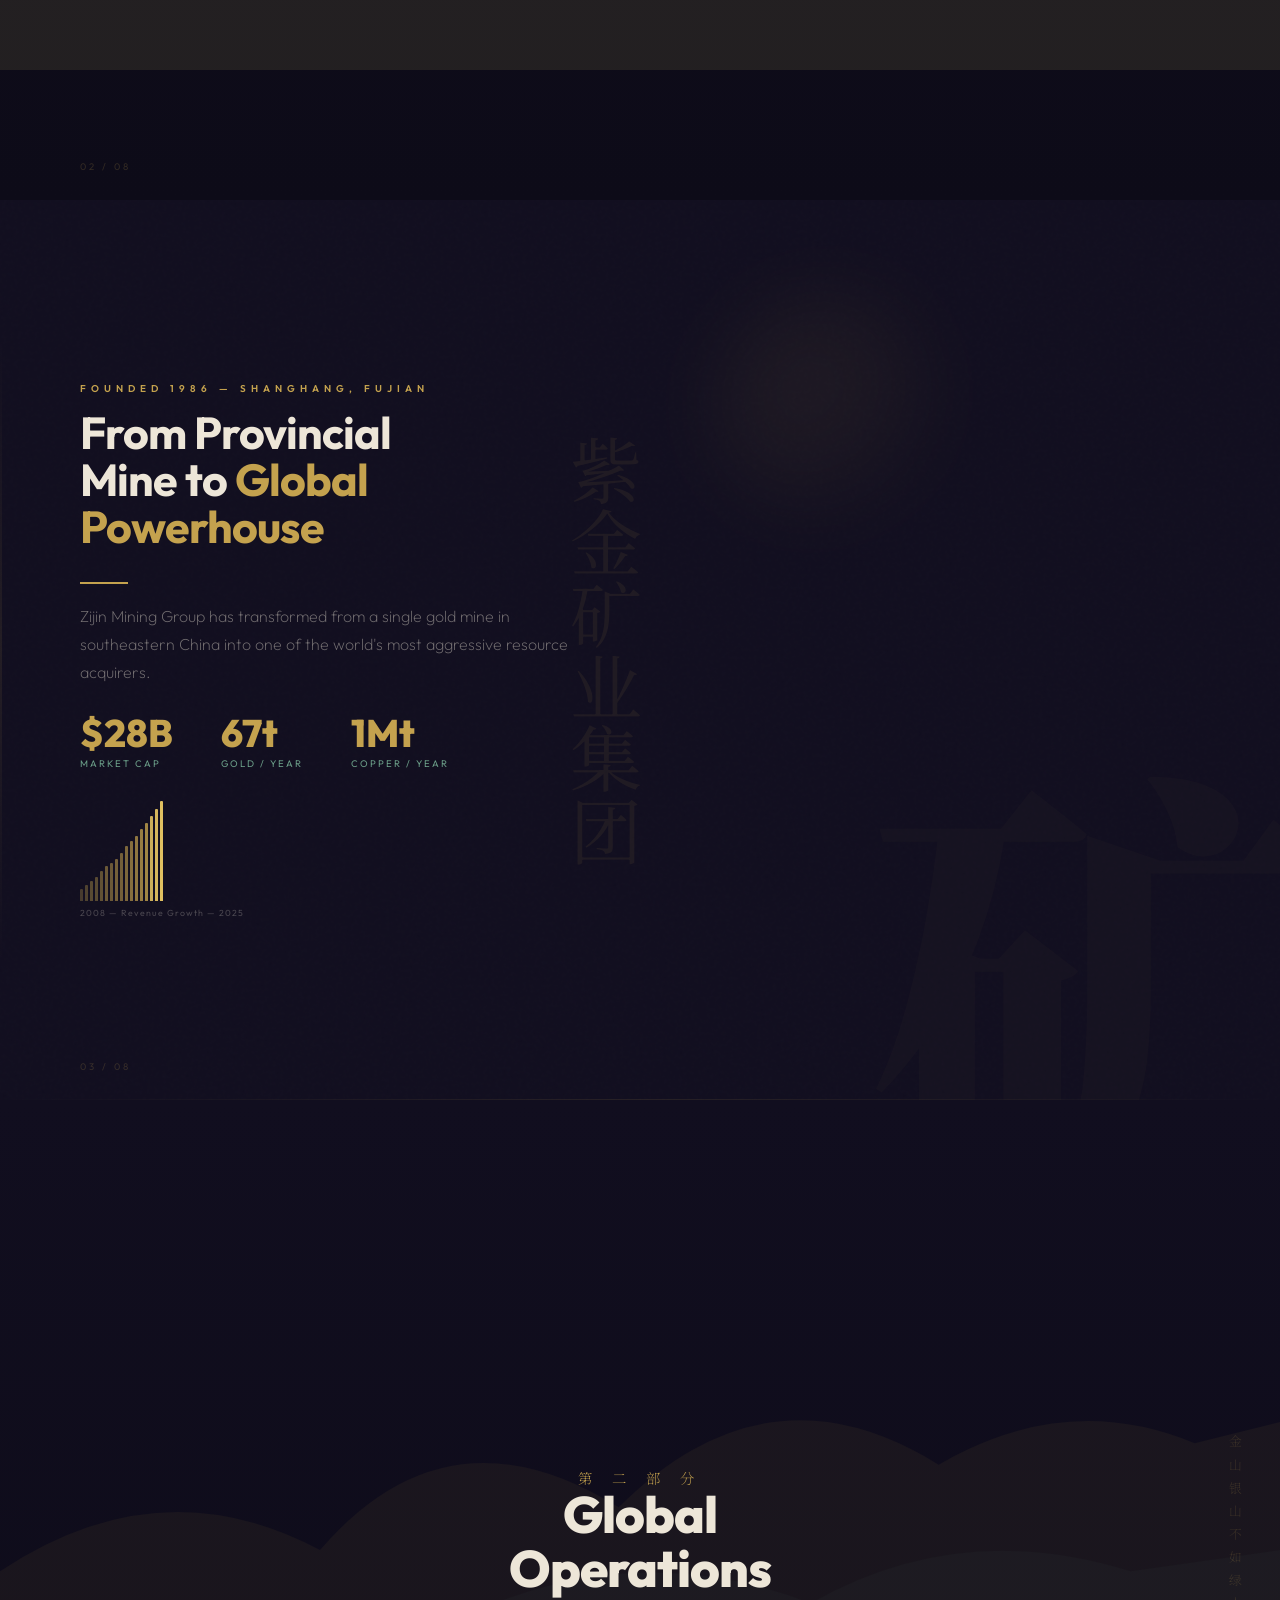
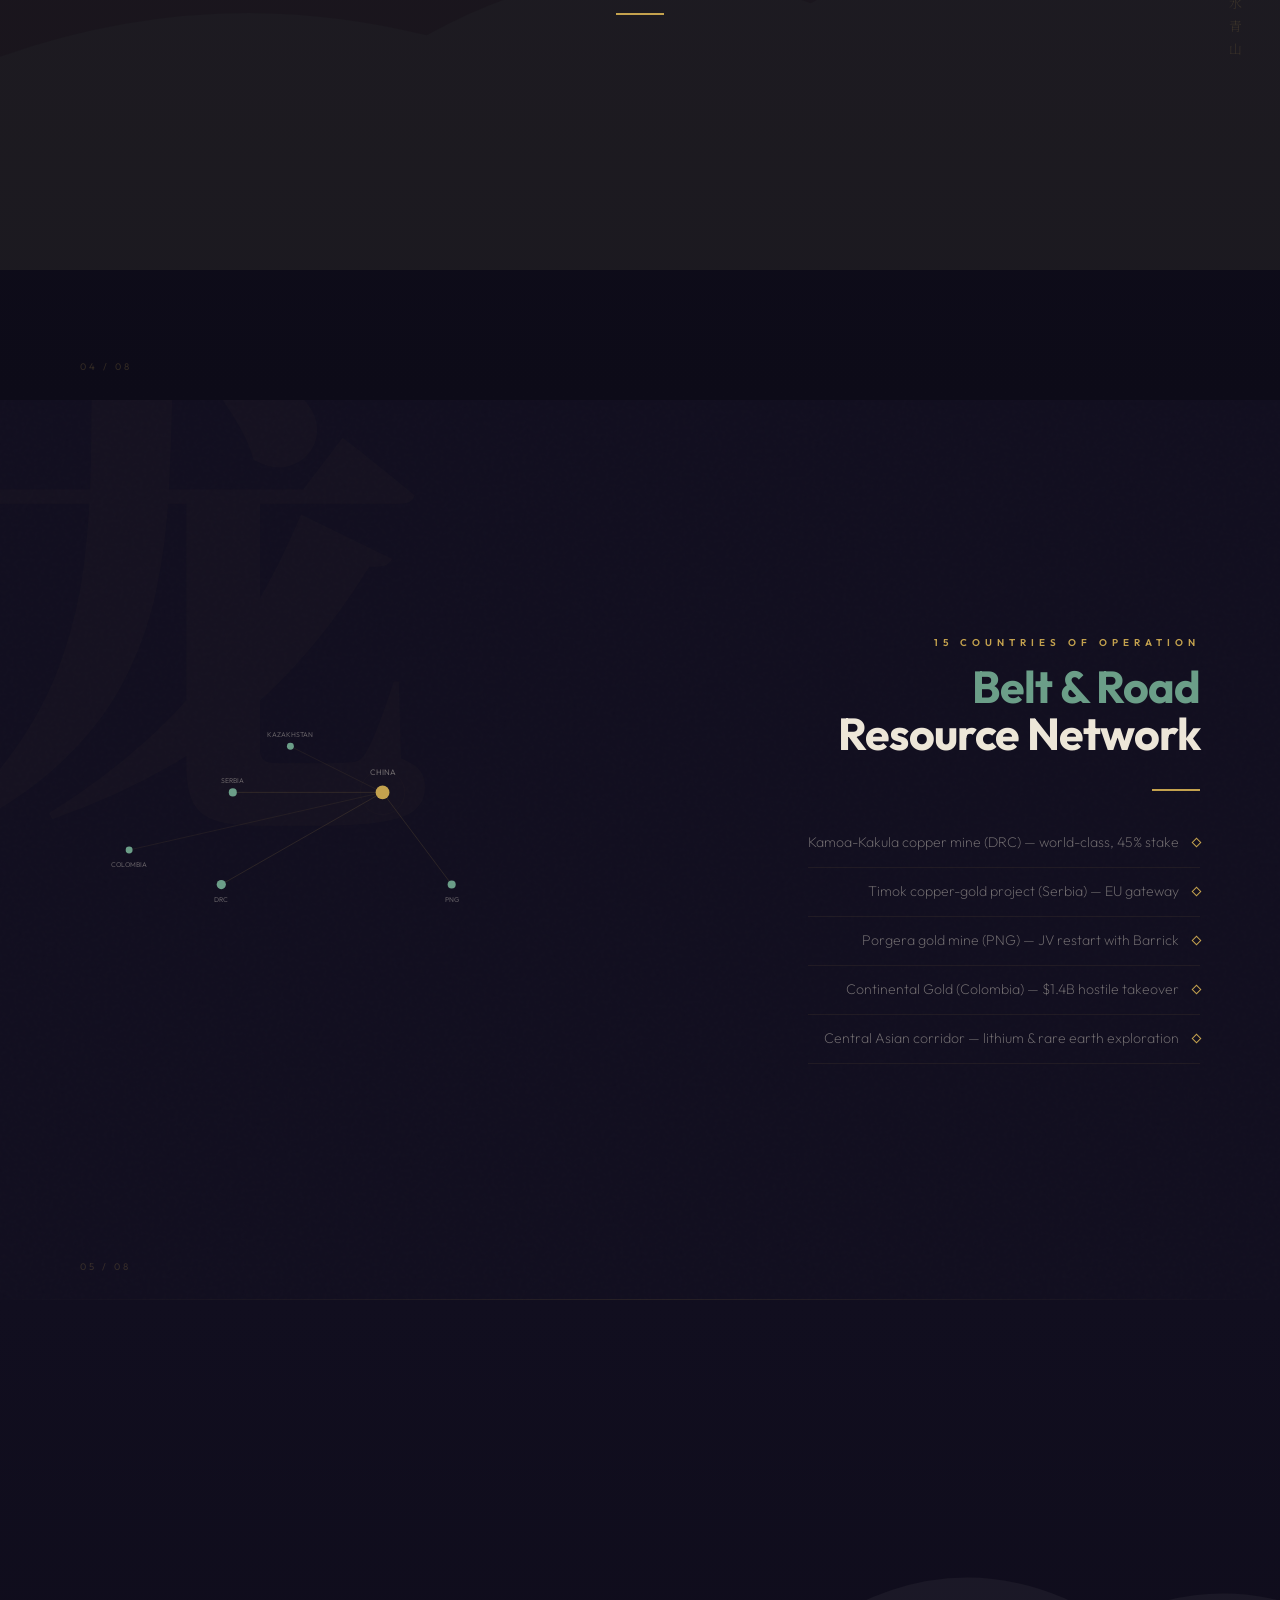
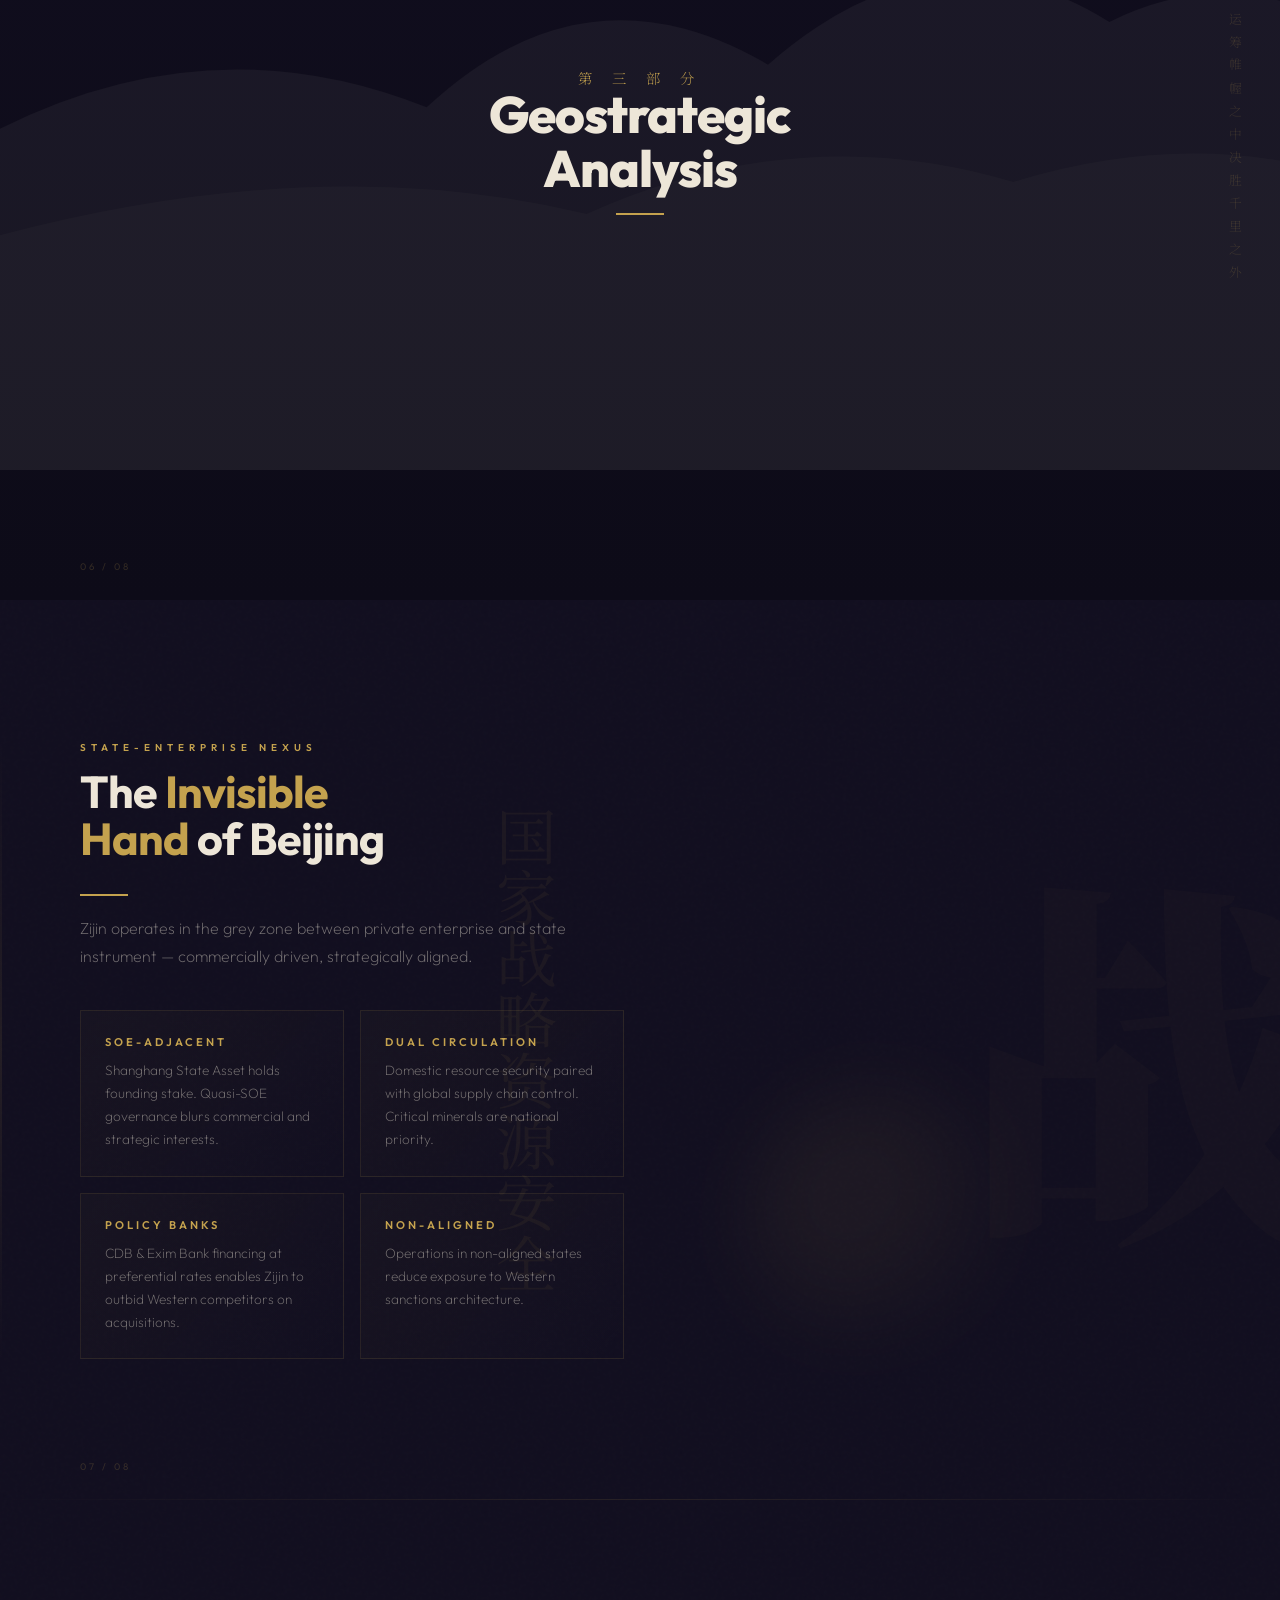
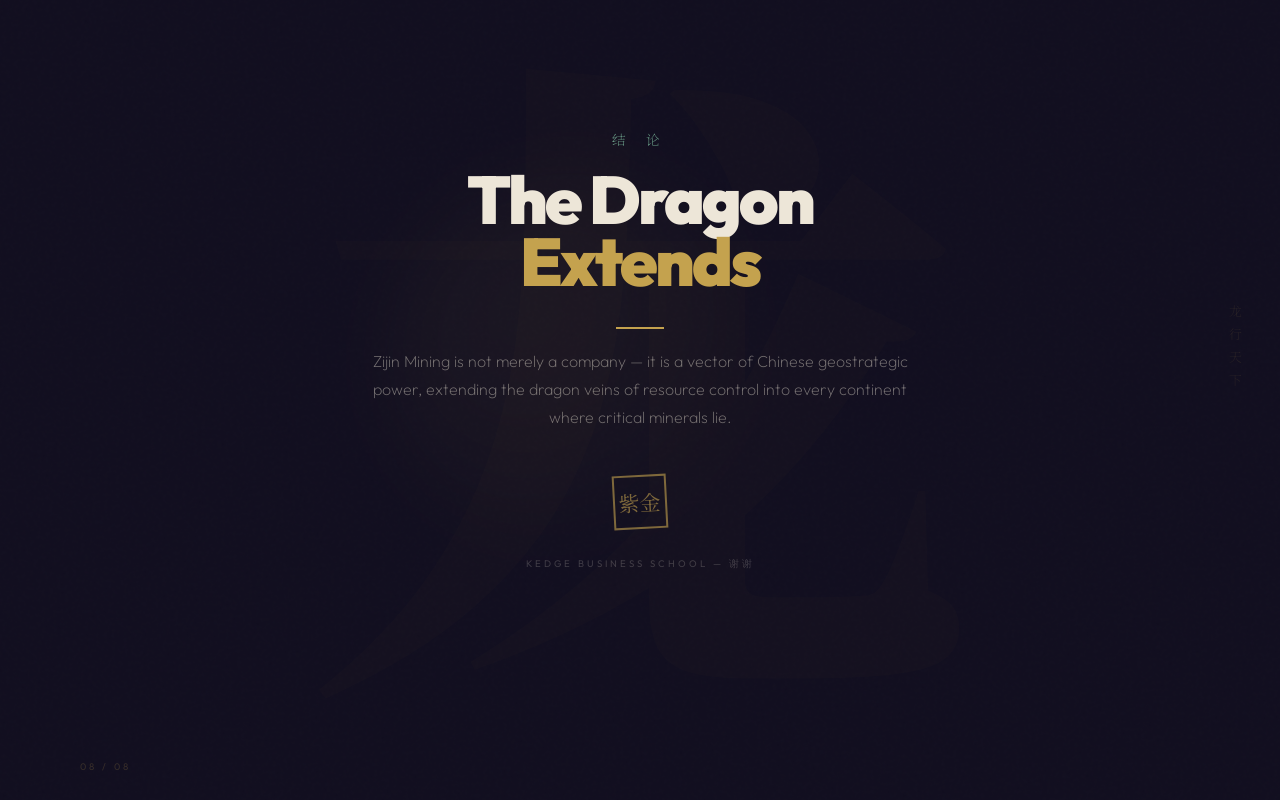
<file: concepts/concept2a-dragon-gold.html>
<!DOCTYPE html>
<html lang="en">
<head>
<meta charset="UTF-8">
<meta name="viewport" content="width=device-width, initial-scale=1.0">
<title>Zijin — Dragon Vein: Gold Variant 龙脉·金</title>
<style>
  @import url('https://fonts.googleapis.com/css2?family=Outfit:wght@200;300;400;600;700;800;900&family=Noto+Serif+SC:wght@200;400;700;900&display=swap');

  * { margin: 0; padding: 0; box-sizing: border-box; }

  :root {
    --base: #110E1F;
    --base-mid: #1A1630;
    --base-light: #252040;
    --gold: #C4A24E;
    --gold-bright: #E0C060;
    --gold-dim: rgba(196, 162, 78, 0.12);
    --jade: #6B9E88;
    --jade-dim: rgba(107, 158, 136, 0.3);
    --parchment: #EDE6D8;
    --parchment-dim: rgba(237, 230, 216, 0.45);
  }

  html { font-size: 16px; scroll-behavior: smooth; }
  body { background: var(--base); color: var(--parchment); font-family: 'Outfit', sans-serif; overflow-x: hidden; }

  .slide { width: 100vw; height: 100vh; position: relative; overflow: hidden; display: flex; }

  /* --- ANIMATED GOLD GRAIN TEXTURE --- */
  .grain {
    position: absolute; inset: 0; z-index: 0; opacity: 0.015; pointer-events: none;
    background-image: url("data:image/svg+xml,%3Csvg viewBox='0 0 256 256' xmlns='http://www.w3.org/2000/svg'%3E%3Cfilter id='n'%3E%3CfeTurbulence type='fractalNoise' baseFrequency='0.9' numOctaves='4' stitchTiles='stitch'/%3E%3C/filter%3E%3Crect width='100%25' height='100%25' filter='url(%23n)'/%3E%3C/svg%3E");
  }

  /* --- GHOST CHARACTERS --- */
  .ghost { font-family: 'Noto Serif SC', serif; font-weight: 900; color: var(--gold); opacity: 0.04; position: absolute; user-select: none; pointer-events: none; z-index: 1; line-height: 0.85; }

  /* --- SCROLL OPENER --- */
  .scroll-opener {
    width: 100vw; height: 100vh; position: relative; overflow: hidden;
    display: flex; align-items: center; justify-content: center;
    background: linear-gradient(180deg, var(--base) 0%, #0D0B18 100%);
  }
  .scroll-opener .mountains { position: absolute; inset: 0; z-index: 0; }
  .scroll-opener .mountains svg { width: 100%; height: 100%; }
  .scroll-opener .inner { position: relative; z-index: 2; text-align: center; }
  .scroll-opener h2 { font-weight: 800; font-size: 3.2rem; letter-spacing: -1px; margin-bottom: 6px; }
  .scroll-opener .cn-label { font-family: 'Noto Serif SC', serif; font-weight: 200; font-size: 0.9rem; color: var(--gold); letter-spacing: 8px; }

  /* --- PROVERB --- */
  .proverb {
    position: absolute; right: 36px; top: 50%; transform: translateY(-50%);
    writing-mode: vertical-rl; font-family: 'Noto Serif SC', serif; font-weight: 200;
    font-size: 0.8rem; color: var(--gold); opacity: 0.2; letter-spacing: 10px; z-index: 3;
  }

  /* --- FLOATING GOLD ORB --- */
  .gold-orb {
    width: 300px; height: 300px; border-radius: 50%; position: absolute;
    background: radial-gradient(circle at 35% 35%, var(--gold-bright), var(--gold), rgba(196, 162, 78, 0.1), transparent);
    opacity: 0.06; filter: blur(40px); z-index: 0; pointer-events: none;
  }

  /* --- CONTENT --- */
  .slide-body { padding: 70px 80px; display: flex; flex-direction: column; justify-content: center; position: relative; z-index: 2; }
  .slide-body.left { max-width: 60%; }
  .slide-body.right { margin-left: auto; max-width: 55%; text-align: right; align-items: flex-end; }
  .slide-body.center { width: 100%; align-items: center; text-align: center; }

  .label { font-size: 0.62rem; letter-spacing: 5px; text-transform: uppercase; color: var(--gold); margin-bottom: 14px; font-weight: 600; }
  h1 { font-weight: 900; font-size: 5.5rem; line-height: 0.92; letter-spacing: -3px; margin-bottom: 16px; }
  h2 { font-weight: 700; font-size: 2.8rem; line-height: 1.05; letter-spacing: -1px; margin-bottom: 14px; }
  h3 { font-weight: 600; font-size: 0.7rem; letter-spacing: 3px; text-transform: uppercase; color: var(--gold); margin-bottom: 10px; }
  .sub { font-size: 1rem; color: var(--parchment-dim); font-weight: 200; line-height: 1.75; max-width: 500px; }
  .gold-text { color: var(--gold); }
  .jade-text { color: var(--jade); }

  .gold-rule { width: 48px; height: 2px; background: var(--gold); margin: 18px 0; }
  .gold-rule.center { margin: 18px auto; }
  .gold-rule.right { margin-left: auto; }

  /* --- HORIZONTAL GOLD BORDER --- */
  .gold-border-bottom { position: absolute; bottom: 0; left: 0; width: 100%; height: 1px; background: linear-gradient(90deg, transparent, var(--gold), transparent); opacity: 0.12; z-index: 5; }

  /* --- DATA --- */
  .stat-row { display: flex; gap: 48px; margin-top: 28px; }
  .stat-row.right { justify-content: flex-end; }
  .stat .val { font-size: 2.4rem; font-weight: 800; color: var(--gold); line-height: 1; }
  .stat .lbl { font-size: 0.6rem; letter-spacing: 2px; text-transform: uppercase; color: var(--jade); margin-top: 4px; }

  /* --- CARDS --- */
  .card-grid { display: grid; gap: 16px; margin-top: 20px; }
  .card-grid-2 { grid-template-columns: 1fr 1fr; }
  .card {
    border: 1px solid var(--gold-dim); padding: 24px; position: relative;
    background: linear-gradient(135deg, rgba(196, 162, 78, 0.03), transparent);
  }
  .card p { font-size: 0.85rem; font-weight: 200; color: var(--parchment-dim); line-height: 1.7; }

  /* --- LIST --- */
  .items { list-style: none; margin-top: 10px; }
  .items li {
    padding: 12px 0; border-bottom: 1px solid rgba(196, 162, 78, 0.08);
    font-size: 0.88rem; font-weight: 200; line-height: 1.7; color: var(--parchment-dim);
    display: flex; gap: 14px; align-items: flex-start;
  }
  .items li::before { content: ''; width: 5px; height: 5px; border: 1px solid var(--gold); flex-shrink: 0; margin-top: 8px; transform: rotate(45deg); }
  .items.right li { flex-direction: row-reverse; }
  .items.right li::before { margin-top: 8px; }

  /* --- CIRCULAR DIAGRAM --- */
  .ring-diagram { position: relative; width: 200px; height: 200px; }
  .ring-diagram svg { width: 100%; height: 100%; }
  .ring-center { position: absolute; top: 50%; left: 50%; transform: translate(-50%, -50%); text-align: center; }
  .ring-center .val { font-size: 1.6rem; font-weight: 800; color: var(--gold); }
  .ring-center .lbl { font-size: 0.55rem; letter-spacing: 2px; text-transform: uppercase; color: var(--parchment-dim); }

  /* --- SLIDE NUM --- */
  .sn { position: absolute; bottom: 28px; left: 80px; font-size: 0.6rem; letter-spacing: 3px; color: var(--gold); opacity: 0.2; z-index: 10; }

  /* --- VERTICAL GOLD ACCENT --- */
  .v-gold { position: absolute; left: 0; top: 0; width: 2px; height: 100%; background: linear-gradient(180deg, transparent 15%, var(--gold) 50%, transparent 85%); opacity: 0.1; z-index: 5; }

  .nav-hint { position: fixed; bottom: 16px; left: 50%; transform: translateX(-50%); font-size: 0.55rem; letter-spacing: 3px; text-transform: uppercase; color: var(--gold); opacity: 0.15; z-index: 100; }
</style>
</head>
<body>

<!-- SLIDE 1: TITLE -->
<section class="slide">
  <div class="grain"></div>
  <span class="ghost" style="left: -6%; top: 50%; transform: translateY(-50%); font-size: 50vw; opacity: 0.025;">紫</span>
  <span class="ghost" style="right: -10%; top: 50%; transform: translateY(-50%); font-size: 42vw; opacity: 0.02;">金</span>
  <div class="gold-orb" style="top: 20%; right: 15%;"></div>
  <div class="gold-orb" style="bottom: 10%; left: 10%; width: 200px; height: 200px;"></div>
  <div class="slide-body center">
    <div class="label" style="letter-spacing: 8px;">Geostrategy — KEDGE 2026</div>
    <h1>ZIJIN<br><span class="gold-text">MINING</span></h1>
    <div style="font-family: 'Noto Serif SC', serif; font-weight: 200; font-size: 1.4rem; color: var(--jade); letter-spacing: 16px; margin-bottom: 28px;">紫 金 矿 业</div>
    <div class="gold-rule center"></div>
    <p class="sub" style="text-align: center;">
      Dragon veins of copper and gold — tracing China's<br>resource empire across continents
    </p>
    <div style="margin-top: 52px; display: flex; gap: 24px; align-items: center; font-size: 0.65rem; opacity: 0.25; letter-spacing: 3px;">
      <span style="font-family: 'Noto Serif SC', serif;">龙脉 · 金</span>
      <span>DRAGON VEIN — GOLD</span>
    </div>
  </div>
  <div class="gold-border-bottom"></div>
  <span class="sn">01 / 08</span>
</section>

<!-- SLIDE 2: SECTION OPENER — OVERVIEW -->
<section class="scroll-opener">
  <div class="mountains">
    <svg viewBox="0 0 1200 600" xmlns="http://www.w3.org/2000/svg">
      <path d="M0 600 L0 380 Q100 280 220 350 Q320 220 460 310 Q560 170 680 270 Q780 180 880 240 Q980 170 1080 210 Q1140 190 1200 220 L1200 600 Z" fill="#C4A24E" opacity="0.07"/>
      <path d="M0 600 L0 440 Q160 370 320 410 Q440 340 560 390 Q680 310 800 360 Q920 300 1040 330 Q1120 310 1200 340 L1200 600 Z" fill="#C4A24E" opacity="0.035"/>
      <path d="M0 600 L0 500 Q250 460 500 480 Q650 450 800 470 Q950 445 1100 460 L1200 470 L1200 600 Z" fill="#6B9E88" opacity="0.03"/>
    </svg>
  </div>
  <div class="inner">
    <div class="cn-label">第 一 部 分</div>
    <h2>Company<br>Overview</h2>
    <div class="gold-rule center"></div>
  </div>
  <div class="proverb">千里之行始于足下</div>
  <span class="sn">02 / 08</span>
</section>

<!-- SLIDE 3: OVERVIEW DATA -->
<section class="slide">
  <div class="grain"></div>
  <div class="v-gold"></div>
  <span class="ghost" style="right: -4%; bottom: -8%; font-size: 36vw; opacity: 0.025;">矿</span>
  <div class="gold-orb" style="top: 10%; right: 25%; width: 250px; height: 250px;"></div>
  <div class="slide-body left">
    <div class="label">Founded 1986 — Shanghang, Fujian</div>
    <h2>From Provincial<br>Mine to <span class="gold-text">Global<br>Powerhouse</span></h2>
    <div class="gold-rule"></div>
    <p class="sub">Zijin Mining Group has transformed from a single gold mine in southeastern China into one of the world's most aggressive resource acquirers.</p>
    <div class="stat-row">
      <div class="stat"><div class="val">$28B</div><div class="lbl">Market Cap</div></div>
      <div class="stat"><div class="val">67t</div><div class="lbl">Gold / Year</div></div>
      <div class="stat"><div class="val">1Mt</div><div class="lbl">Copper / Year</div></div>
    </div>
    <!-- Revenue bars -->
    <div style="display: flex; gap: 2px; align-items: flex-end; height: 100px; margin-top: 32px;">
      <div style="width: 3px; height: 12%; background: var(--gold); opacity: 0.3; border-radius: 1px 1px 0 0;"></div>
      <div style="width: 3px; height: 16%; background: var(--gold); opacity: 0.35; border-radius: 1px 1px 0 0;"></div>
      <div style="width: 3px; height: 20%; background: var(--gold); opacity: 0.4; border-radius: 1px 1px 0 0;"></div>
      <div style="width: 3px; height: 24%; background: var(--gold); opacity: 0.4; border-radius: 1px 1px 0 0;"></div>
      <div style="width: 3px; height: 30%; background: var(--gold); opacity: 0.45; border-radius: 1px 1px 0 0;"></div>
      <div style="width: 3px; height: 35%; background: var(--gold); opacity: 0.5; border-radius: 1px 1px 0 0;"></div>
      <div style="width: 3px; height: 38%; background: var(--gold); opacity: 0.5; border-radius: 1px 1px 0 0;"></div>
      <div style="width: 3px; height: 42%; background: var(--gold); opacity: 0.55; border-radius: 1px 1px 0 0;"></div>
      <div style="width: 3px; height: 48%; background: var(--gold); opacity: 0.55; border-radius: 1px 1px 0 0;"></div>
      <div style="width: 3px; height: 55%; background: var(--gold); opacity: 0.6; border-radius: 1px 1px 0 0;"></div>
      <div style="width: 3px; height: 60%; background: var(--gold); opacity: 0.65; border-radius: 1px 1px 0 0;"></div>
      <div style="width: 3px; height: 65%; background: var(--gold); opacity: 0.7; border-radius: 1px 1px 0 0;"></div>
      <div style="width: 3px; height: 72%; background: var(--gold); opacity: 0.75; border-radius: 1px 1px 0 0;"></div>
      <div style="width: 3px; height: 78%; background: var(--gold); opacity: 0.8; border-radius: 1px 1px 0 0;"></div>
      <div style="width: 3px; height: 85%; background: var(--gold-bright); opacity: 0.9; border-radius: 1px 1px 0 0;"></div>
      <div style="width: 3px; height: 92%; background: var(--gold-bright); opacity: 0.95; border-radius: 1px 1px 0 0;"></div>
      <div style="width: 3px; height: 100%; background: var(--gold-bright); border-radius: 1px 1px 0 0;"></div>
    </div>
    <div style="font-size: 0.55rem; opacity: 0.25; letter-spacing: 1px; margin-top: 6px;">2008 — Revenue Growth — 2025</div>
  </div>

  <!-- Right side: vertical chars -->
  <div style="position: absolute; right: 80px; top: 50%; transform: translateY(-50%);">
    <div style="font-family: 'Noto Serif SC', serif; font-size: 4.5rem; color: var(--gold); opacity: 0.08; line-height: 1.5; writing-mode: vertical-rl;">紫金矿业集团</div>
  </div>
  <div class="gold-border-bottom"></div>
  <span class="sn">03 / 08</span>
</section>

<!-- SLIDE 4: SECTION OPENER — GLOBAL -->
<section class="scroll-opener">
  <div class="mountains">
    <svg viewBox="0 0 1200 600" xmlns="http://www.w3.org/2000/svg">
      <path d="M0 600 L0 320 Q150 220 300 300 Q420 160 580 260 Q720 120 880 220 Q1000 150 1120 200 L1200 180 L1200 600 Z" fill="#C4A24E" opacity="0.06"/>
      <path d="M0 600 L0 400 Q200 330 400 380 Q580 280 760 350 Q900 270 1060 320 L1200 300 L1200 600 Z" fill="#6B9E88" opacity="0.04"/>
    </svg>
  </div>
  <div class="inner">
    <div class="cn-label">第 二 部 分</div>
    <h2>Global<br>Operations</h2>
    <div class="gold-rule center"></div>
  </div>
  <div class="proverb">金山银山不如绿水青山</div>
  <span class="sn">04 / 08</span>
</section>

<!-- SLIDE 5: GLOBAL OPS -->
<section class="slide">
  <div class="grain"></div>
  <span class="ghost" style="left: -6%; top: -5%; font-size: 40vw; opacity: 0.02;">龙</span>

  <!-- Network map -->
  <div style="position: absolute; left: 60px; top: 50%; transform: translateY(-50%); width: 36vw; height: 28vw; z-index: 1;">
    <svg viewBox="0 0 400 300" fill="none" xmlns="http://www.w3.org/2000/svg" style="width:100%;height:100%;">
      <line x1="280" y1="100" x2="140" y2="180" stroke="#C4A24E" stroke-width="0.5" opacity="0.25"/>
      <line x1="280" y1="100" x2="150" y2="100" stroke="#C4A24E" stroke-width="0.5" opacity="0.25"/>
      <line x1="280" y1="100" x2="340" y2="180" stroke="#C4A24E" stroke-width="0.5" opacity="0.25"/>
      <line x1="280" y1="100" x2="60" y2="150" stroke="#C4A24E" stroke-width="0.5" opacity="0.15"/>
      <line x1="280" y1="100" x2="200" y2="60" stroke="#C4A24E" stroke-width="0.5" opacity="0.15"/>
      <circle cx="280" cy="100" r="6" fill="#C4A24E"/>
      <circle cx="280" cy="100" r="14" fill="none" stroke="#C4A24E" stroke-width="0.5" opacity="0.3">
        <animate attributeName="r" values="14;20;14" dur="3s" repeatCount="indefinite"/>
        <animate attributeName="opacity" values="0.3;0;0.3" dur="3s" repeatCount="indefinite"/>
      </circle>
      <text x="280" y="85" text-anchor="middle" fill="#EDE6D8" font-size="7" opacity="0.4" font-family="Outfit">CHINA</text>
      <circle cx="140" cy="180" r="4" fill="#6B9E88"/>
      <text x="140" y="195" text-anchor="middle" fill="#EDE6D8" font-size="6" opacity="0.35" font-family="Outfit">DRC</text>
      <circle cx="150" cy="100" r="3.5" fill="#6B9E88"/>
      <text x="150" y="92" text-anchor="middle" fill="#EDE6D8" font-size="6" opacity="0.35" font-family="Outfit">SERBIA</text>
      <circle cx="340" cy="180" r="3.5" fill="#6B9E88"/>
      <text x="340" y="195" text-anchor="middle" fill="#EDE6D8" font-size="6" opacity="0.35" font-family="Outfit">PNG</text>
      <circle cx="60" cy="150" r="3" fill="#6B9E88"/>
      <text x="60" y="165" text-anchor="middle" fill="#EDE6D8" font-size="6" opacity="0.35" font-family="Outfit">COLOMBIA</text>
      <circle cx="200" cy="60" r="3" fill="#6B9E88"/>
      <text x="200" y="52" text-anchor="middle" fill="#EDE6D8" font-size="6" opacity="0.35" font-family="Outfit">KAZAKHSTAN</text>
    </svg>
  </div>

  <div class="slide-body right">
    <div class="label">15 Countries of Operation</div>
    <h2><span class="jade-text">Belt &amp; Road</span><br>Resource Network</h2>
    <div class="gold-rule right"></div>
    <ul class="items right">
      <li>Kamoa-Kakula copper mine (DRC) — world-class, 45% stake</li>
      <li>Timok copper-gold project (Serbia) — EU gateway</li>
      <li>Porgera gold mine (PNG) — JV restart with Barrick</li>
      <li>Continental Gold (Colombia) — $1.4B hostile takeover</li>
      <li>Central Asian corridor — lithium &amp; rare earth exploration</li>
    </ul>
  </div>
  <div class="gold-border-bottom"></div>
  <span class="sn">05 / 08</span>
</section>

<!-- SLIDE 6: SECTION OPENER — STRATEGY -->
<section class="scroll-opener">
  <div class="mountains">
    <svg viewBox="0 0 1200 600" xmlns="http://www.w3.org/2000/svg">
      <path d="M0 600 L0 280 Q200 180 400 260 Q550 120 720 220 Q880 80 1040 180 Q1120 140 1200 160 L1200 600 Z" fill="#EDE6D8" opacity="0.05"/>
      <path d="M0 600 L0 380 Q300 300 550 360 Q750 270 950 330 Q1080 290 1200 310 L1200 600 Z" fill="#EDE6D8" opacity="0.025"/>
    </svg>
  </div>
  <div class="inner">
    <div class="cn-label">第 三 部 分</div>
    <h2>Geostrategic<br>Analysis</h2>
    <div class="gold-rule center"></div>
  </div>
  <div class="proverb">运筹帷幄之中决胜千里之外</div>
  <span class="sn">06 / 08</span>
</section>

<!-- SLIDE 7: STRATEGY -->
<section class="slide">
  <div class="grain"></div>
  <div class="v-gold"></div>
  <span class="ghost" style="right: -5%; top: 50%; transform: translateY(-50%); font-size: 30vw; opacity: 0.02;">战</span>
  <div class="gold-orb" style="bottom: 15%; right: 20%; width: 280px; height: 280px;"></div>
  <div class="slide-body left" style="max-width: 55%;">
    <div class="label">State-Enterprise Nexus</div>
    <h2>The <span class="gold-text">Invisible<br>Hand</span> of Beijing</h2>
    <div class="gold-rule"></div>
    <p class="sub" style="margin-bottom: 20px;">Zijin operates in the grey zone between private enterprise and state instrument — commercially driven, strategically aligned.</p>
    <div class="card-grid card-grid-2">
      <div class="card">
        <h3>SOE-Adjacent</h3>
        <p>Shanghang State Asset holds founding stake. Quasi-SOE governance blurs commercial and strategic interests.</p>
      </div>
      <div class="card">
        <h3>Dual Circulation</h3>
        <p>Domestic resource security paired with global supply chain control. Critical minerals are national priority.</p>
      </div>
      <div class="card">
        <h3>Policy Banks</h3>
        <p>CDB &amp; Exim Bank financing at preferential rates enables Zijin to outbid Western competitors on acquisitions.</p>
      </div>
      <div class="card">
        <h3>Non-Aligned</h3>
        <p>Operations in non-aligned states reduce exposure to Western sanctions architecture.</p>
      </div>
    </div>
  </div>
  <!-- Vertical characters -->
  <div style="position: absolute; right: 70px; top: 50%; transform: translateY(-50%);">
    <div style="font-family: 'Noto Serif SC', serif; font-size: 3.8rem; color: var(--gold); opacity: 0.06; line-height: 1.5; writing-mode: vertical-rl;">国家战略资源安全</div>
  </div>
  <div class="gold-border-bottom"></div>
  <span class="sn">07 / 08</span>
</section>

<!-- SLIDE 8: CONCLUSION -->
<section class="slide">
  <div class="grain"></div>
  <span class="ghost" style="left: 50%; top: 50%; transform: translate(-50%, -50%); font-size: 52vw; opacity: 0.015;">龙</span>
  <div class="gold-orb" style="top: 30%; left: 30%; width: 400px; height: 400px; opacity: 0.04;"></div>
  <div class="slide-body center">
    <div style="font-family: 'Noto Serif SC', serif; font-weight: 200; font-size: 0.85rem; color: var(--jade); letter-spacing: 8px; margin-bottom: 20px;">结 论</div>
    <h1 style="font-size: 4.2rem;">The Dragon<br><span class="gold-text">Extends</span></h1>
    <div class="gold-rule center"></div>
    <p class="sub" style="text-align: center; max-width: 580px;">
      Zijin Mining is not merely a company — it is a vector of Chinese geostrategic power, extending the dragon veins of resource control into every continent where critical minerals lie.
    </p>
    <!-- Gold seal -->
    <div style="margin-top: 44px;">
      <div style="width: 54px; height: 54px; border: 2px solid var(--gold); display: flex; align-items: center; justify-content: center; font-family: 'Noto Serif SC', serif; font-size: 1.3rem; color: var(--gold); opacity: 0.6; transform: rotate(-3deg); margin: 0 auto;">紫金</div>
    </div>
    <p style="margin-top: 28px; font-size: 0.6rem; opacity: 0.2; letter-spacing: 3px;">KEDGE BUSINESS SCHOOL — 谢谢</p>
  </div>
  <div class="proverb" style="opacity: 0.12;">龙行天下</div>
  <span class="sn">08 / 08</span>
</section>

<div class="nav-hint">Scroll to navigate</div>
</body>
</html>
</file>
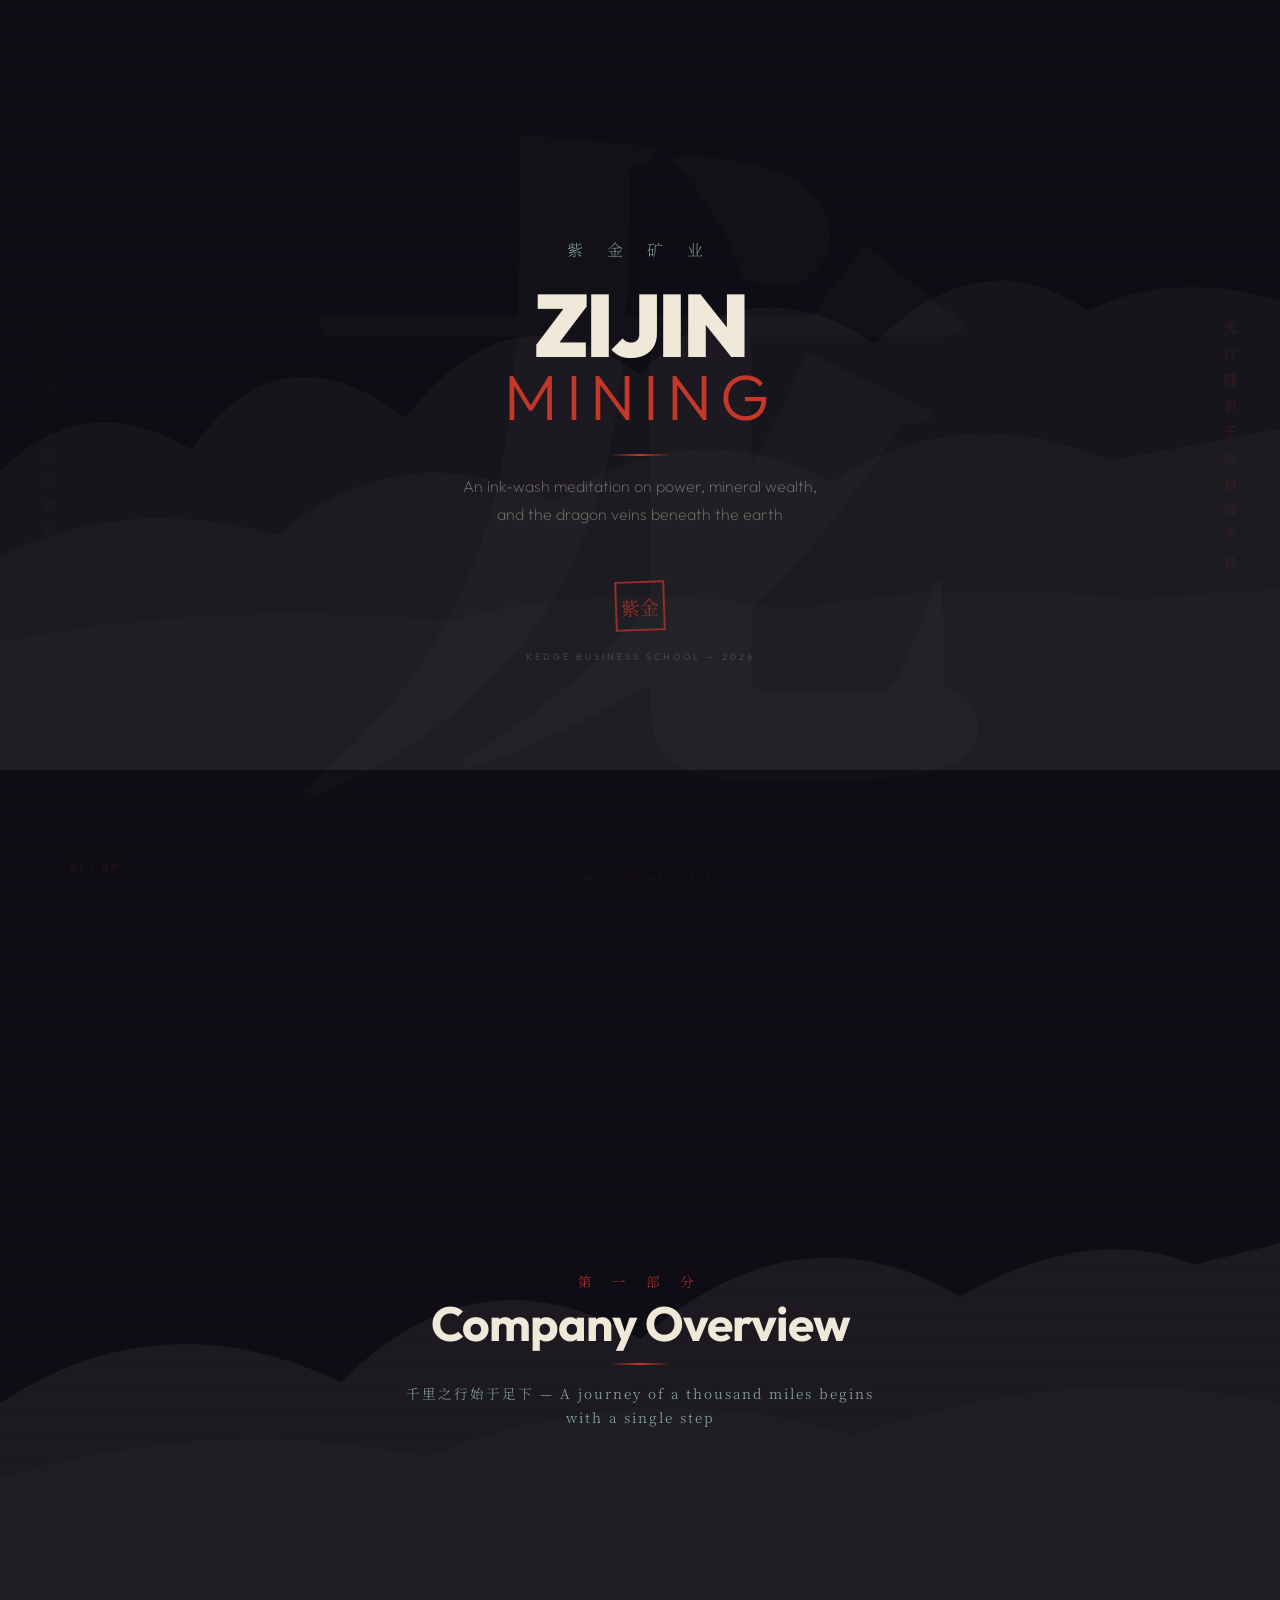
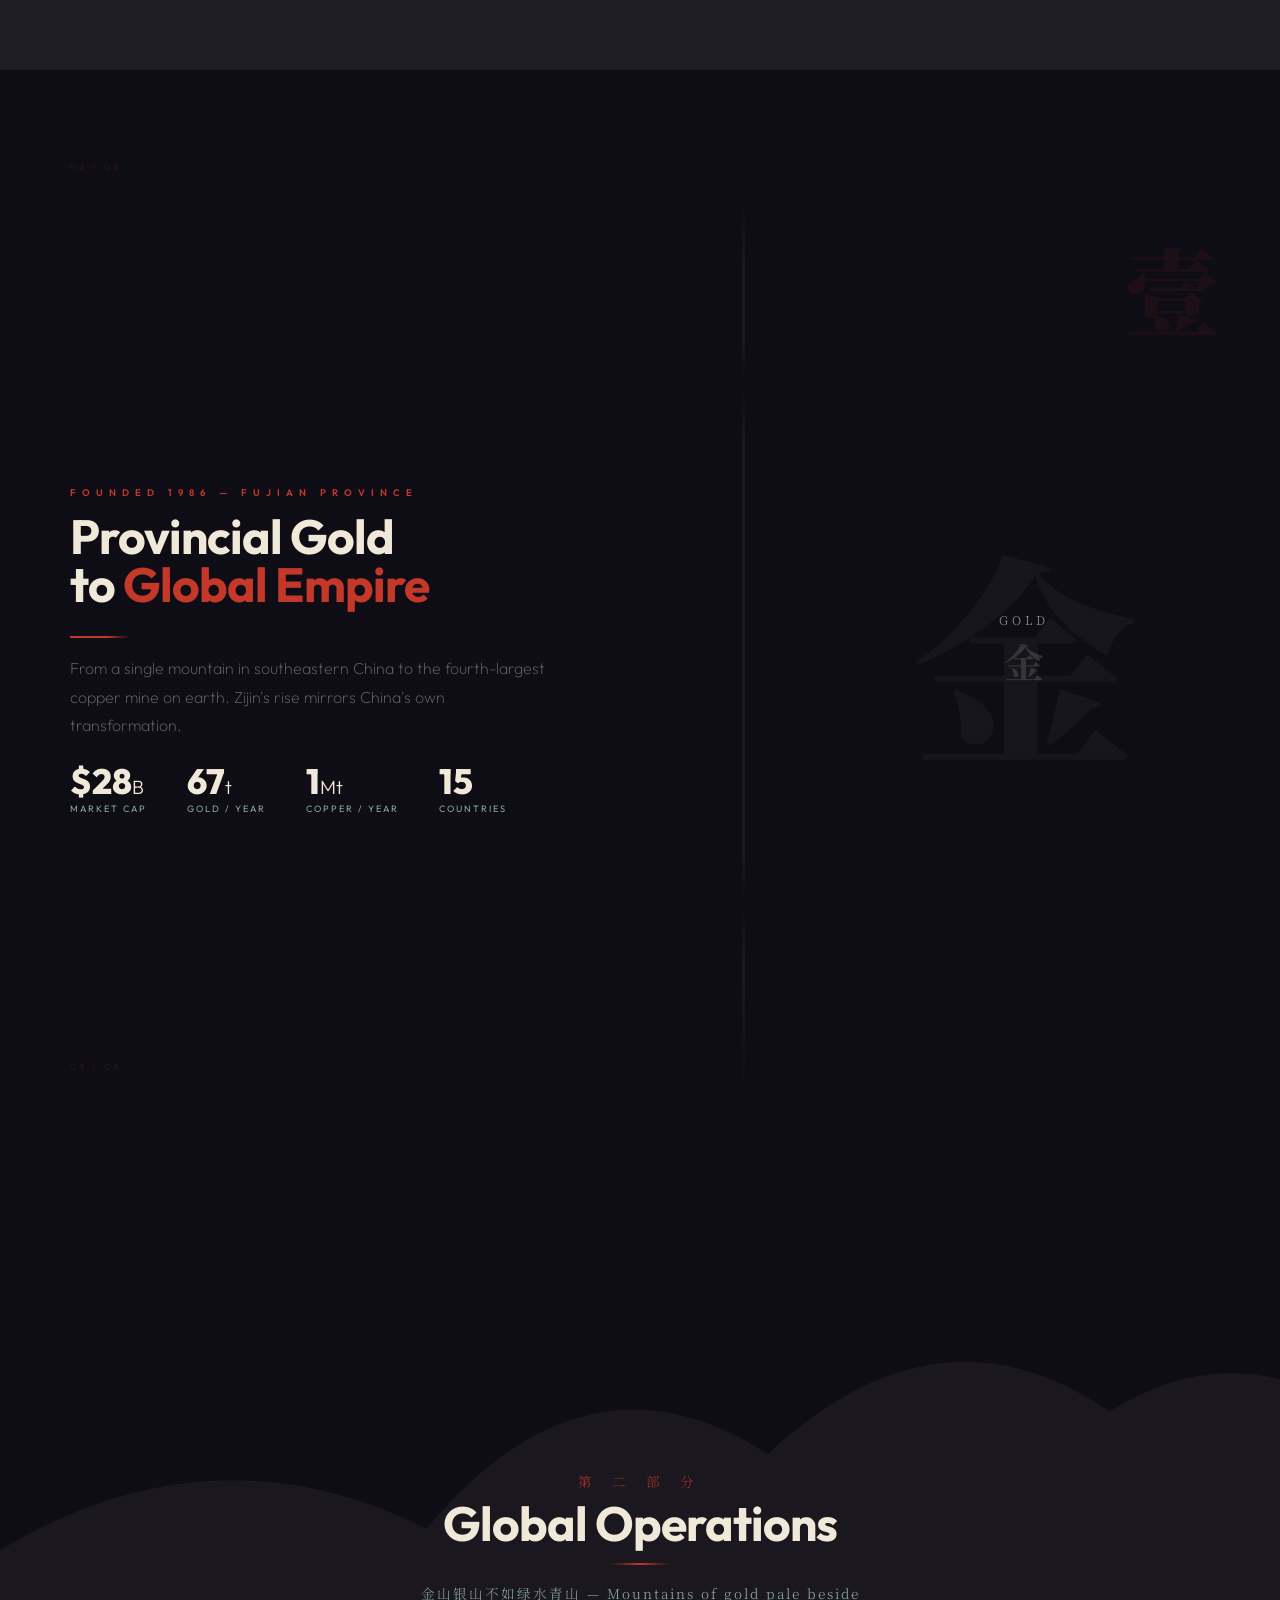
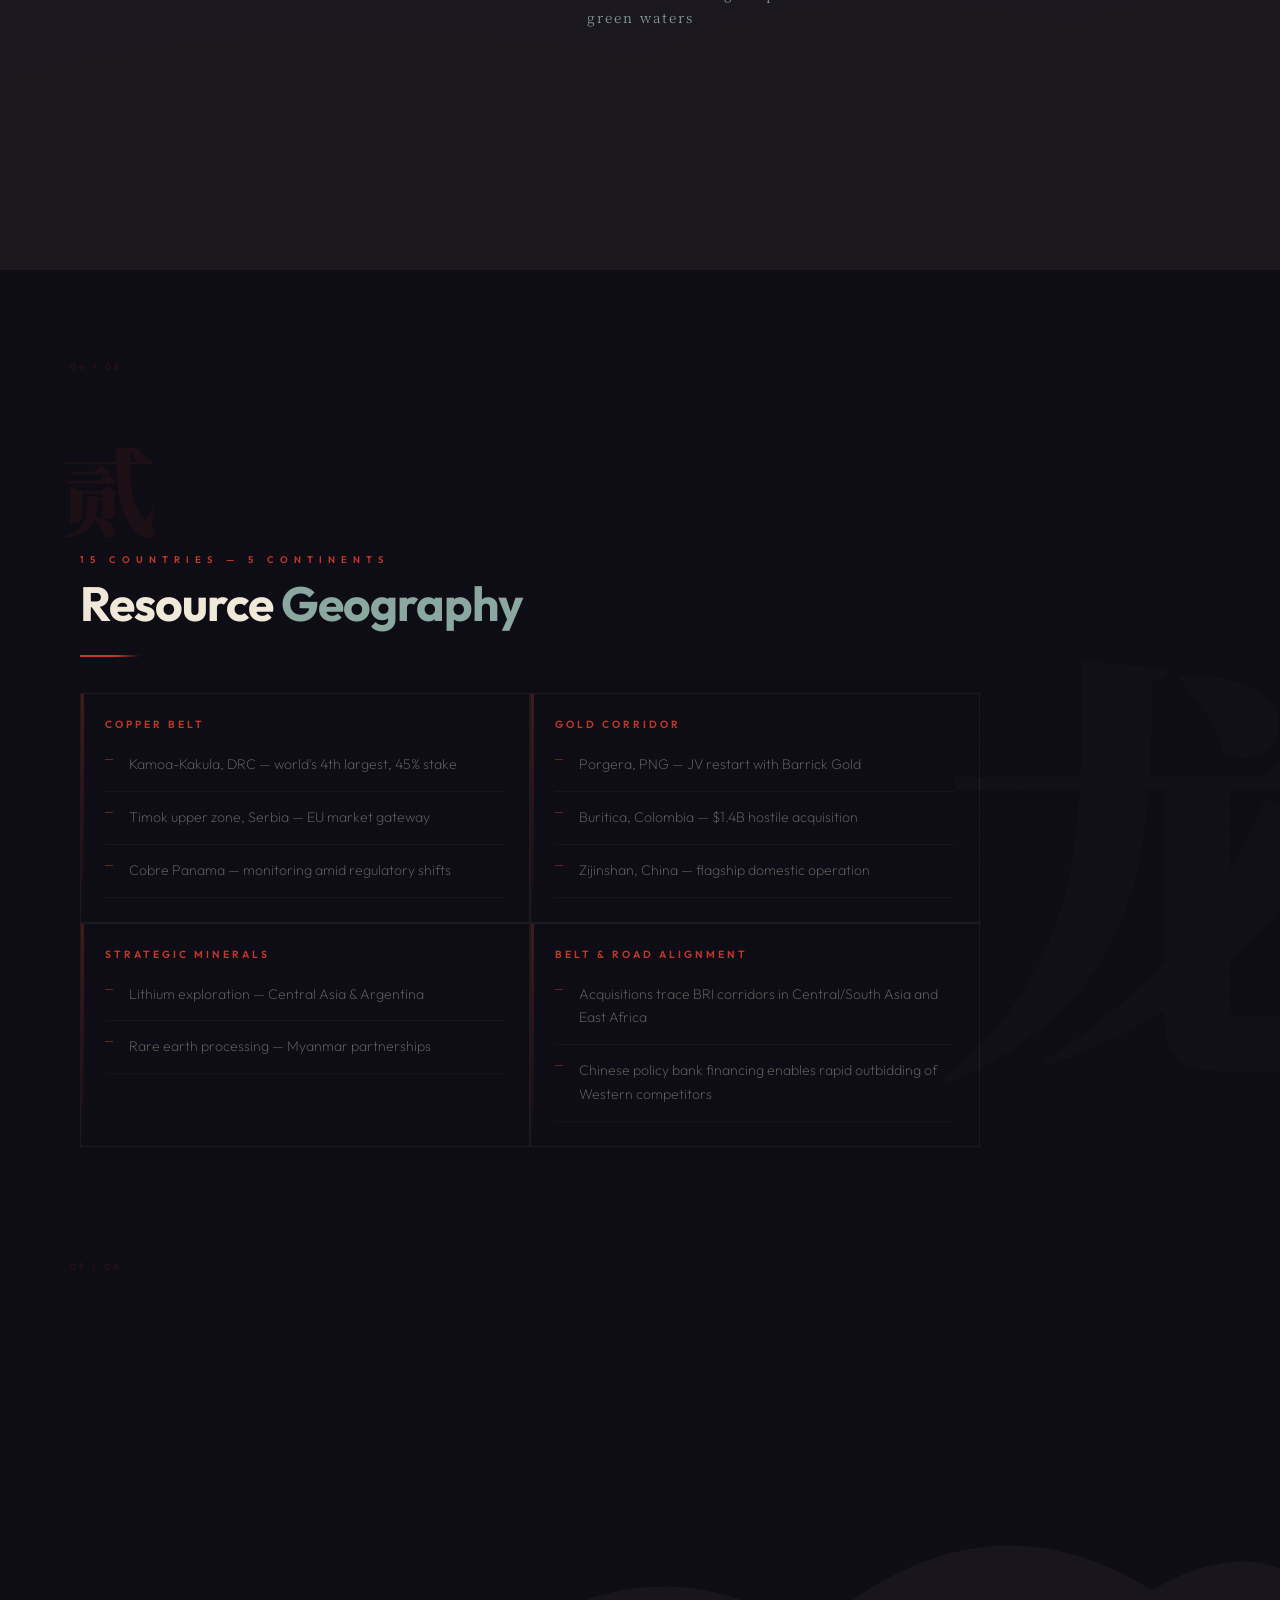
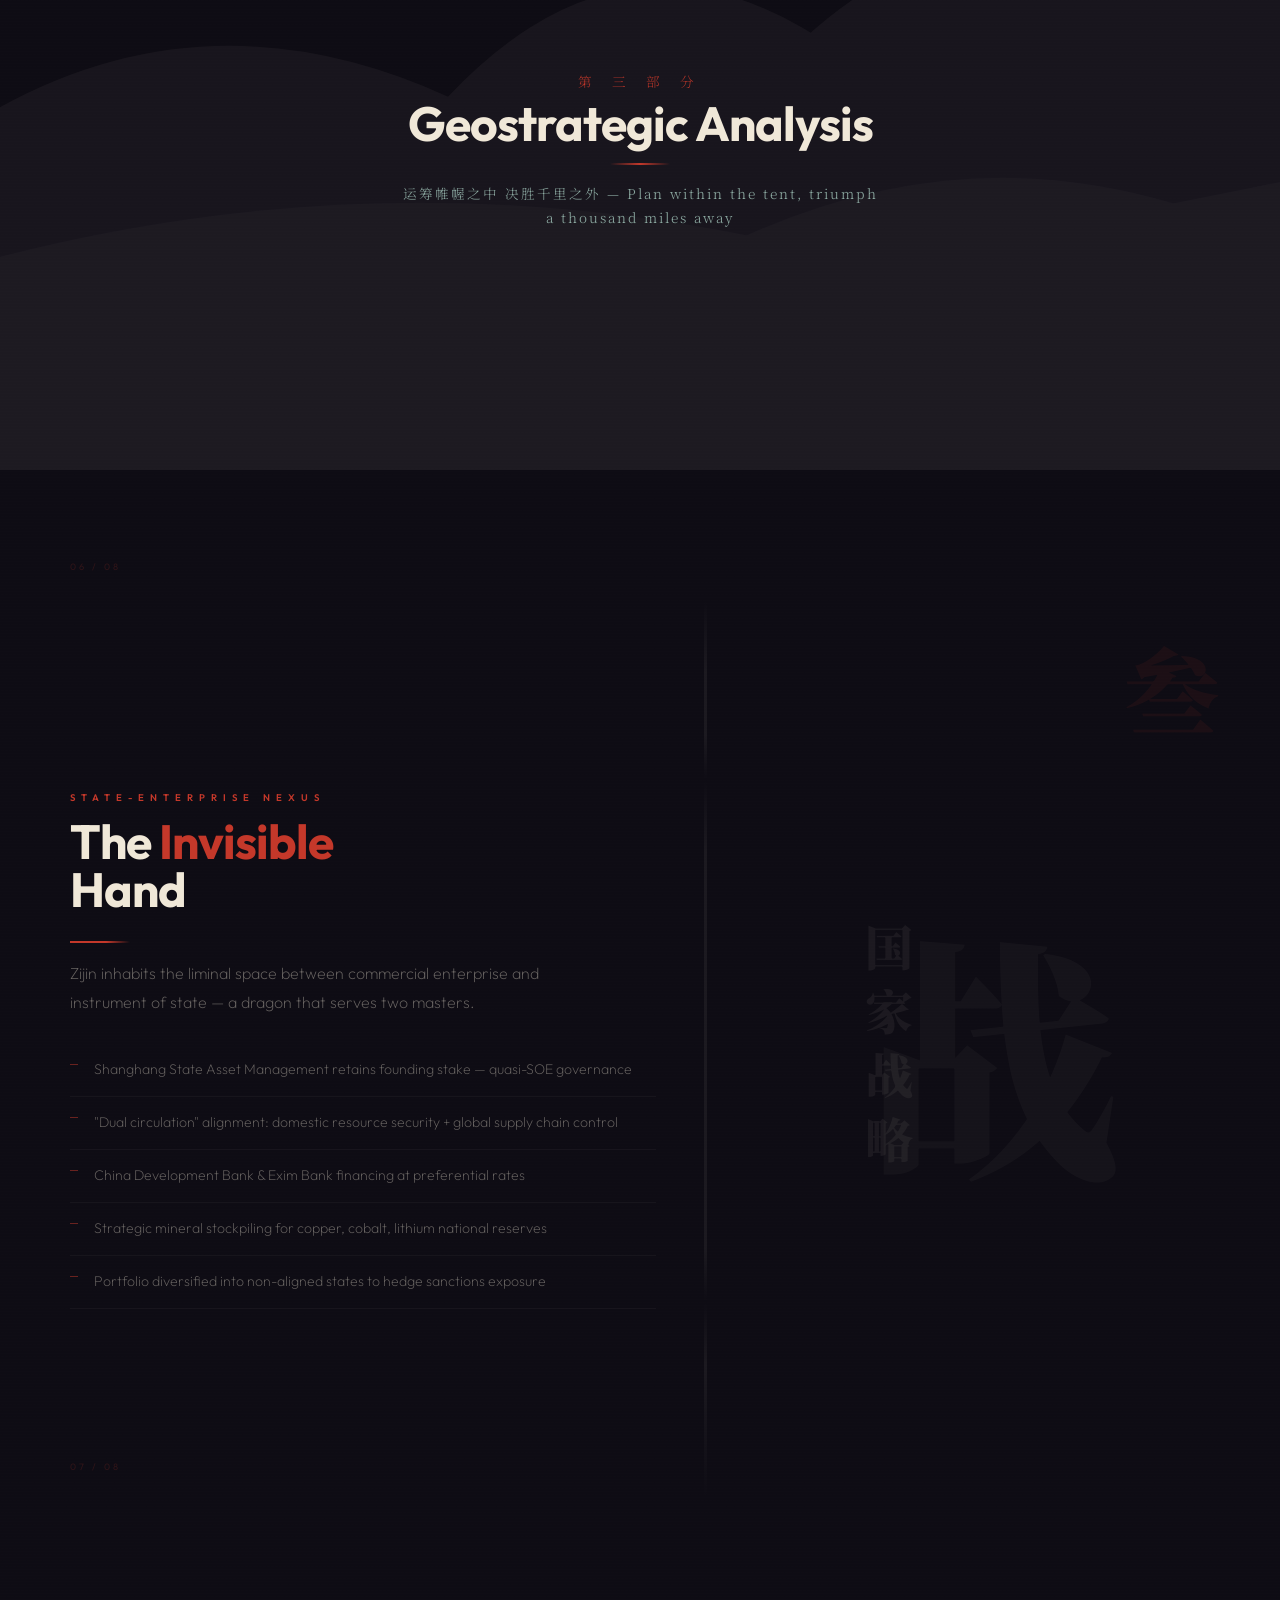
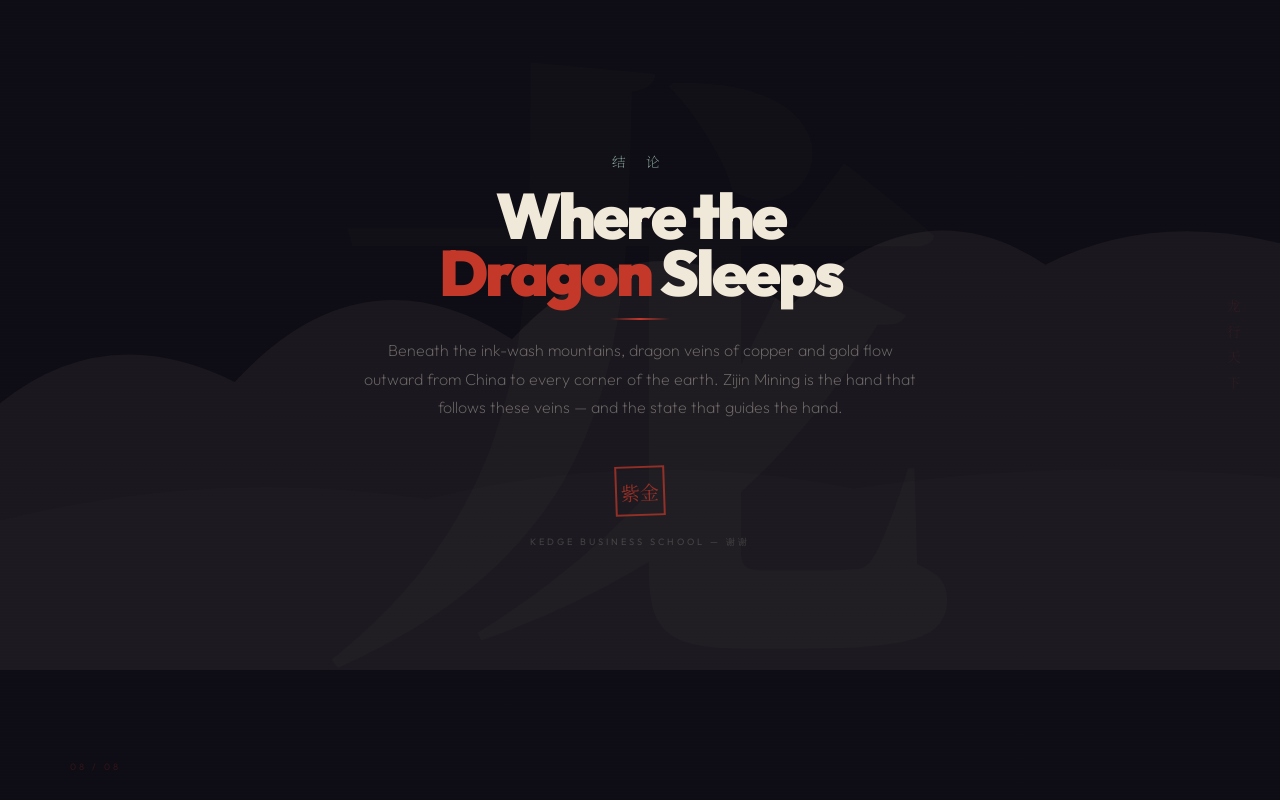
<file: concepts/concept2b-dragon-ink.html>
<!DOCTYPE html>
<html lang="en">
<head>
<meta charset="UTF-8">
<meta name="viewport" content="width=device-width, initial-scale=1.0">
<title>Zijin — Dragon Vein: Ink Variant 龙脉·墨</title>
<style>
  @import url('https://fonts.googleapis.com/css2?family=Outfit:wght@200;300;400;600;700;800;900&family=Noto+Serif+SC:wght@200;300;400;600;700;900&display=swap');

  * { margin: 0; padding: 0; box-sizing: border-box; }

  :root {
    --ink: #0E0C14;
    --ink-mid: #181520;
    --ink-light: #24202E;
    --vermillion: #C4382A;
    --vermillion-dim: rgba(196, 56, 42, 0.15);
    --mist: #8BA8A0;
    --mist-dim: rgba(139, 168, 160, 0.25);
    --rice: #F0E8D8;
    --rice-dim: rgba(240, 232, 216, 0.4);
    --rice-ghost: rgba(240, 232, 216, 0.06);
  }

  html { font-size: 16px; scroll-behavior: smooth; }
  body { background: var(--ink); color: var(--rice); font-family: 'Outfit', sans-serif; overflow-x: hidden; }

  .slide { width: 100vw; height: 100vh; position: relative; overflow: hidden; }

  /* --- RICE PAPER TEXTURE --- */
  .paper-texture {
    position: absolute; inset: 0; z-index: 0; opacity: 0.008; pointer-events: none;
    background: repeating-linear-gradient(0deg, transparent, transparent 2px, rgba(240, 232, 216, 0.5) 2px, rgba(240, 232, 216, 0.5) 3px);
  }

  /* --- BRUSH STROKE DIVIDERS --- */
  .brush-h {
    width: 100%; height: 3px; position: relative; overflow: hidden;
    background: linear-gradient(90deg,
      transparent 0%, var(--rice) 5%, var(--rice) 8%,
      transparent 10%, var(--rice) 15%, var(--rice) 85%,
      transparent 88%, var(--rice) 92%, transparent 100%);
    opacity: 0.06;
  }
  .brush-v {
    position: absolute; width: 3px; z-index: 5;
    background: linear-gradient(180deg,
      transparent 0%, var(--rice) 8%, var(--rice) 15%,
      transparent 20%, var(--rice) 28%, var(--rice) 72%,
      transparent 78%, var(--rice) 85%, transparent 100%);
    opacity: 0.06;
  }

  /* --- GHOST CHARS --- */
  .ghost { font-family: 'Noto Serif SC', serif; font-weight: 900; color: var(--rice); position: absolute; user-select: none; pointer-events: none; z-index: 1; line-height: 0.85; }

  /* --- INK WASH SLIDE --- */
  .ink-slide {
    display: flex; align-items: center; justify-content: center;
    background: var(--ink);
  }
  .ink-slide .wash { position: absolute; inset: 0; z-index: 0; }
  .ink-slide .wash svg { width: 100%; height: 100%; }
  .ink-slide .center-content { position: relative; z-index: 2; text-align: center; }

  /* --- PROVERB VERTICAL --- */
  .proverb {
    position: absolute; z-index: 3;
    writing-mode: vertical-rl; font-family: 'Noto Serif SC', serif; font-weight: 300;
    letter-spacing: 12px; color: var(--vermillion); opacity: 0.2;
  }

  /* --- VERMILLION SEAL --- */
  .seal {
    width: 50px; height: 50px; border: 2px solid var(--vermillion);
    display: inline-flex; align-items: center; justify-content: center;
    font-family: 'Noto Serif SC', serif; font-size: 1.2rem; color: var(--vermillion);
    transform: rotate(-2deg); opacity: 0.7;
  }

  /* --- CONTENT --- */
  .body { position: relative; z-index: 2; height: 100%; display: flex; }
  .col { padding: 70px; display: flex; flex-direction: column; justify-content: center; }
  .col-60 { width: 60%; }
  .col-40 { width: 40%; }
  .col-full { width: 100%; align-items: center; text-align: center; }

  .label { font-size: 0.6rem; letter-spacing: 6px; text-transform: uppercase; color: var(--vermillion); margin-bottom: 14px; font-weight: 600; }
  h1 { font-weight: 900; font-size: 5.5rem; line-height: 0.9; letter-spacing: -3px; margin-bottom: 12px; }
  h2 { font-weight: 700; font-size: 3rem; line-height: 1.0; letter-spacing: -1px; margin-bottom: 12px; }
  h3 { font-weight: 600; font-size: 0.65rem; letter-spacing: 3px; text-transform: uppercase; color: var(--vermillion); margin-bottom: 8px; }
  .sub { font-size: 1rem; color: var(--rice-dim); font-weight: 200; line-height: 1.8; max-width: 480px; }
  .red { color: var(--vermillion); }
  .mist { color: var(--mist); }

  .ink-rule { width: 60px; height: 2px; margin: 16px 0; position: relative; overflow: hidden; }
  .ink-rule::before {
    content: ''; position: absolute; inset: 0;
    background: linear-gradient(90deg, var(--vermillion) 0%, var(--vermillion) 60%, transparent 100%);
  }
  .ink-rule.center { margin: 16px auto; }
  .ink-rule.center::before { background: linear-gradient(90deg, transparent, var(--vermillion), transparent); }

  /* --- CALLIGRAPHIC NUMBER --- */
  .cal-num {
    font-family: 'Noto Serif SC', serif; font-weight: 900;
    font-size: 6rem; color: var(--vermillion); opacity: 0.08;
    line-height: 1; position: absolute;
  }

  /* --- DATA --- */
  .stats { display: flex; gap: 40px; margin-top: 24px; }
  .stats .v { font-size: 2.2rem; font-weight: 800; color: var(--rice); line-height: 1; }
  .stats .l { font-size: 0.58rem; letter-spacing: 2px; text-transform: uppercase; color: var(--mist); margin-top: 4px; }

  /* --- CARDS --- */
  .ink-cards { display: grid; gap: 0; margin-top: 20px; }
  .ink-cards-2 { grid-template-columns: 1fr 1fr; }
  .ink-card {
    padding: 24px; position: relative;
    border: 1px solid var(--rice-ghost);
  }
  .ink-card::before {
    content: ''; position: absolute; top: 0; left: 0; width: 3px; height: 100%;
    background: linear-gradient(180deg, var(--vermillion), transparent);
    opacity: 0.3;
  }
  .ink-card p { font-size: 0.82rem; font-weight: 200; color: var(--rice-dim); line-height: 1.7; }

  /* --- LIST --- */
  .ink-list { list-style: none; margin-top: 8px; }
  .ink-list li {
    padding: 14px 0 14px 24px; position: relative;
    border-bottom: 1px solid rgba(240, 232, 216, 0.04);
    font-size: 0.88rem; font-weight: 200; line-height: 1.7; color: var(--rice-dim);
  }
  .ink-list li::before {
    content: ''; position: absolute; left: 0; top: 20px;
    width: 8px; height: 1px; background: var(--vermillion); opacity: 0.5;
  }

  /* --- SLIDE NUM --- */
  .sn { position: absolute; bottom: 28px; left: 70px; font-size: 0.58rem; letter-spacing: 3px; color: var(--vermillion); opacity: 0.18; z-index: 10; }

  /* --- LARGE CALLIGRAPHY PANEL --- */
  .cal-panel {
    display: flex; align-items: center; justify-content: center;
    position: relative;
  }
  .cal-panel .big-char {
    font-family: 'Noto Serif SC', serif; font-weight: 900;
    font-size: 14rem; color: var(--rice); opacity: 0.04;
    line-height: 0.85;
  }
  .cal-panel .overlay-text {
    position: absolute; top: 50%; left: 50%; transform: translate(-50%, -50%);
    text-align: center;
  }

  .nav-hint { position: fixed; bottom: 16px; left: 50%; transform: translateX(-50%); font-size: 0.55rem; letter-spacing: 3px; text-transform: uppercase; color: var(--vermillion); opacity: 0.12; z-index: 100; }
</style>
</head>
<body>

<!-- SLIDE 1: TITLE — FULL INK WASH -->
<section class="slide ink-slide">
  <div class="paper-texture"></div>
  <div class="wash">
    <svg viewBox="0 0 1200 600" xmlns="http://www.w3.org/2000/svg">
      <!-- Layered mountain silhouettes, ink-wash style -->
      <path d="M0 600 L0 320 Q80 240 180 300 Q260 180 380 270 Q480 140 600 230 Q700 120 820 200 Q920 100 1020 170 Q1100 130 1200 160 L1200 600 Z" fill="#F0E8D8" opacity="0.04"/>
      <path d="M0 600 L0 400 Q120 340 260 380 Q380 280 520 350 Q640 260 780 330 Q900 250 1040 310 L1200 280 L1200 600 Z" fill="#F0E8D8" opacity="0.025"/>
      <path d="M0 600 L0 480 Q200 440 420 460 Q580 420 740 450 Q900 420 1060 440 L1200 430 L1200 600 Z" fill="#8BA8A0" opacity="0.015"/>
      <!-- Flowing water lines -->
      <path d="M0 520 Q300 500 600 515 T1200 505" stroke="#F0E8D8" stroke-width="0.5" fill="none" opacity="0.03"/>
      <path d="M0 540 Q300 520 600 535 T1200 525" stroke="#F0E8D8" stroke-width="0.5" fill="none" opacity="0.02"/>
    </svg>
  </div>
  <!-- Large background character -->
  <span class="ghost" style="left: 50%; top: 48%; transform: translate(-50%, -50%); font-size: 55vw; opacity: 0.02;">龙</span>

  <div class="center-content">
    <div style="font-family: 'Noto Serif SC', serif; font-weight: 200; font-size: 1rem; color: var(--mist); letter-spacing: 10px; margin-bottom: 24px;">紫 金 矿 业</div>
    <h1 style="margin-bottom: 4px;">ZIJIN</h1>
    <h1 style="font-size: 4rem; font-weight: 300; letter-spacing: 8px; margin-bottom: 28px;"><span class="red">MINING</span></h1>
    <div class="ink-rule center"></div>
    <p class="sub" style="text-align: center; max-width: 500px;">
      An ink-wash meditation on power, mineral wealth,<br>and the dragon veins beneath the earth
    </p>
    <div style="margin-top: 52px;">
      <div class="seal">紫金</div>
    </div>
    <div style="margin-top: 20px; font-size: 0.58rem; opacity: 0.18; letter-spacing: 3px;">KEDGE BUSINESS SCHOOL — 2026</div>
  </div>

  <div class="proverb" style="right: 40px; top: 50%; transform: translateY(-50%); font-size: 0.9rem;">天行健君子以自强不息</div>
  <div class="proverb" style="left: 40px; top: 50%; transform: translateY(-50%); font-size: 0.75rem; opacity: 0.1;">地势坤君子以厚德载物</div>
  <span class="sn">01 / 08</span>
</section>

<!-- SLIDE 2: SECTION — OVERVIEW (FULL INK WASH) -->
<section class="slide ink-slide">
  <div class="paper-texture"></div>
  <div class="wash">
    <svg viewBox="0 0 1200 600" xmlns="http://www.w3.org/2000/svg">
      <path d="M0 600 L0 350 Q150 250 320 330 Q450 200 600 290 Q750 160 900 250 Q1020 180 1120 220 L1200 200 L1200 600 Z" fill="#F0E8D8" opacity="0.06"/>
      <path d="M0 600 L0 420 Q200 360 400 400 Q600 320 800 380 Q1000 310 1200 350 L1200 600 Z" fill="#8BA8A0" opacity="0.03"/>
    </svg>
  </div>
  <div class="center-content">
    <div style="font-family: 'Noto Serif SC', serif; font-weight: 200; font-size: 0.85rem; color: var(--vermillion); letter-spacing: 8px;">第 一 部 分</div>
    <h2 style="margin-top: 8px;">Company Overview</h2>
    <div class="ink-rule center"></div>
    <p class="sub" style="text-align: center; font-family: 'Noto Serif SC', serif; font-weight: 300; font-size: 0.85rem; color: var(--mist); letter-spacing: 2px;">
      千里之行始于足下 — A journey of a thousand miles begins with a single step
    </p>
  </div>
  <span class="sn">02 / 08</span>
</section>

<!-- SLIDE 3: OVERVIEW DATA -->
<section class="slide">
  <div class="paper-texture"></div>
  <div class="brush-v" style="left: 58%; top: 0; height: 100%;"></div>
  <span class="cal-num" style="right: 60px; top: 40px;">壹</span>
  <div class="body">
    <div class="col col-60">
      <div class="label">Founded 1986 — Fujian Province</div>
      <h2>Provincial Gold<br>to <span class="red">Global Empire</span></h2>
      <div class="ink-rule"></div>
      <p class="sub">From a single mountain in southeastern China to the fourth-largest copper mine on earth. Zijin's rise mirrors China's own transformation.</p>
      <div class="stats">
        <div><div class="v">$28<span style="font-size: 1.2rem; font-weight: 300;">B</span></div><div class="l">Market Cap</div></div>
        <div><div class="v">67<span style="font-size: 1.2rem; font-weight: 300;">t</span></div><div class="l">Gold / Year</div></div>
        <div><div class="v">1<span style="font-size: 1.2rem; font-weight: 300;">Mt</span></div><div class="l">Copper / Year</div></div>
        <div><div class="v">15</div><div class="l">Countries</div></div>
      </div>
    </div>
    <div class="col col-40 cal-panel">
      <div class="big-char">金</div>
      <div class="overlay-text">
        <div style="font-family: 'Noto Serif SC', serif; font-weight: 200; font-size: 0.75rem; color: var(--mist); letter-spacing: 4px;">GOLD</div>
        <div style="font-family: 'Noto Serif SC', serif; font-weight: 700; font-size: 2.5rem; color: var(--rice); opacity: 0.15; margin-top: 4px;">金</div>
      </div>
    </div>
  </div>
  <span class="sn">03 / 08</span>
</section>

<!-- SLIDE 4: SECTION — GLOBAL -->
<section class="slide ink-slide">
  <div class="paper-texture"></div>
  <div class="wash">
    <svg viewBox="0 0 1200 600" xmlns="http://www.w3.org/2000/svg">
      <path d="M0 600 L0 300 Q200 180 400 280 Q550 100 720 210 Q880 60 1040 170 Q1120 120 1200 140 L1200 600 Z" fill="#F0E8D8" opacity="0.05"/>
      <path d="M0 600 L0 420 Q300 340 600 400 Q800 310 1000 370 Q1100 330 1200 350 L1200 600 Z" fill="#C4382A" opacity="0.02"/>
    </svg>
  </div>
  <div class="center-content">
    <div style="font-family: 'Noto Serif SC', serif; font-weight: 200; font-size: 0.85rem; color: var(--vermillion); letter-spacing: 8px;">第 二 部 分</div>
    <h2 style="margin-top: 8px;">Global Operations</h2>
    <div class="ink-rule center"></div>
    <p class="sub" style="text-align: center; font-family: 'Noto Serif SC', serif; font-weight: 300; font-size: 0.85rem; color: var(--mist); letter-spacing: 2px;">
      金山银山不如绿水青山 — Mountains of gold pale beside green waters
    </p>
  </div>
  <span class="sn">04 / 08</span>
</section>

<!-- SLIDE 5: GLOBAL OPS -->
<section class="slide">
  <div class="paper-texture"></div>
  <span class="cal-num" style="left: 60px; top: 40px;">贰</span>
  <span class="ghost" style="right: -8%; top: 50%; transform: translateY(-50%); font-size: 35vw; opacity: 0.015;">龙</span>
  <div class="body">
    <div class="col col-full" style="align-items: flex-start; text-align: left; padding: 70px 80px;">
      <div class="label">15 Countries — 5 Continents</div>
      <h2>Resource <span class="mist">Geography</span></h2>
      <div class="ink-rule"></div>
      <div class="ink-cards ink-cards-2" style="width: 100%; max-width: 900px;">
        <div class="ink-card">
          <h3>Copper Belt</h3>
          <ul class="ink-list">
            <li>Kamoa-Kakula, DRC — world's 4th largest, 45% stake</li>
            <li>Timok upper zone, Serbia — EU market gateway</li>
            <li>Cobre Panama — monitoring amid regulatory shifts</li>
          </ul>
        </div>
        <div class="ink-card">
          <h3>Gold Corridor</h3>
          <ul class="ink-list">
            <li>Porgera, PNG — JV restart with Barrick Gold</li>
            <li>Buritica, Colombia — $1.4B hostile acquisition</li>
            <li>Zijinshan, China — flagship domestic operation</li>
          </ul>
        </div>
        <div class="ink-card">
          <h3>Strategic Minerals</h3>
          <ul class="ink-list">
            <li>Lithium exploration — Central Asia &amp; Argentina</li>
            <li>Rare earth processing — Myanmar partnerships</li>
          </ul>
        </div>
        <div class="ink-card">
          <h3>Belt &amp; Road Alignment</h3>
          <ul class="ink-list">
            <li>Acquisitions trace BRI corridors in Central/South Asia and East Africa</li>
            <li>Chinese policy bank financing enables rapid outbidding of Western competitors</li>
          </ul>
        </div>
      </div>
    </div>
  </div>
  <span class="sn">05 / 08</span>
</section>

<!-- SLIDE 6: SECTION — STRATEGY -->
<section class="slide ink-slide">
  <div class="paper-texture"></div>
  <div class="wash">
    <svg viewBox="0 0 1200 600" xmlns="http://www.w3.org/2000/svg">
      <path d="M0 600 L0 260 Q200 150 420 250 Q580 80 760 190 Q920 50 1080 150 Q1150 110 1200 130 L1200 600 Z" fill="#F0E8D8" opacity="0.045"/>
      <path d="M0 600 L0 400 Q350 310 700 380 Q900 290 1100 350 L1200 330 L1200 600 Z" fill="#F0E8D8" opacity="0.02"/>
    </svg>
  </div>
  <div class="center-content">
    <div style="font-family: 'Noto Serif SC', serif; font-weight: 200; font-size: 0.85rem; color: var(--vermillion); letter-spacing: 8px;">第 三 部 分</div>
    <h2 style="margin-top: 8px;">Geostrategic Analysis</h2>
    <div class="ink-rule center"></div>
    <p class="sub" style="text-align: center; font-family: 'Noto Serif SC', serif; font-weight: 300; font-size: 0.85rem; color: var(--mist); letter-spacing: 2px;">
      运筹帷幄之中 决胜千里之外 — Plan within the tent, triumph a thousand miles away
    </p>
  </div>
  <span class="sn">06 / 08</span>
</section>

<!-- SLIDE 7: STRATEGY -->
<section class="slide">
  <div class="paper-texture"></div>
  <div class="brush-v" style="left: 55%; top: 0; height: 100%;"></div>
  <span class="cal-num" style="right: 60px; top: 40px;">叁</span>
  <div class="body">
    <div class="col" style="width: 55%; padding-right: 48px;">
      <div class="label">State-Enterprise Nexus</div>
      <h2>The <span class="red">Invisible</span><br>Hand</h2>
      <div class="ink-rule"></div>
      <p class="sub" style="margin-bottom: 20px;">Zijin inhabits the liminal space between commercial enterprise and instrument of state — a dragon that serves two masters.</p>
      <ul class="ink-list">
        <li>Shanghang State Asset Management retains founding stake — quasi-SOE governance</li>
        <li>"Dual circulation" alignment: domestic resource security + global supply chain control</li>
        <li>China Development Bank &amp; Exim Bank financing at preferential rates</li>
        <li>Strategic mineral stockpiling for copper, cobalt, lithium national reserves</li>
        <li>Portfolio diversified into non-aligned states to hedge sanctions exposure</li>
      </ul>
    </div>
    <div class="col cal-panel" style="width: 45%;">
      <div class="big-char" style="font-size: 16rem; opacity: 0.03;">战</div>
      <div class="overlay-text">
        <div style="font-family: 'Noto Serif SC', serif; font-weight: 900; font-size: 3rem; color: var(--rice); opacity: 0.06; writing-mode: vertical-rl; letter-spacing: 16px;">国家战略</div>
      </div>
    </div>
  </div>
  <span class="sn">07 / 08</span>
</section>

<!-- SLIDE 8: CONCLUSION -->
<section class="slide ink-slide">
  <div class="paper-texture"></div>
  <div class="wash">
    <svg viewBox="0 0 1200 600" xmlns="http://www.w3.org/2000/svg">
      <path d="M0 600 L0 350 Q100 270 220 330 Q340 200 480 290 Q600 160 740 260 Q860 140 980 220 Q1080 170 1200 200 L1200 600 Z" fill="#F0E8D8" opacity="0.05"/>
      <path d="M0 600 L0 460 Q200 410 400 440 Q600 390 800 430 Q1000 400 1200 420 L1200 600 Z" fill="#8BA8A0" opacity="0.02"/>
    </svg>
  </div>
  <span class="ghost" style="left: 50%; top: 48%; transform: translate(-50%, -50%); font-size: 50vw; opacity: 0.015;">龙</span>
  <div class="center-content">
    <div style="font-family: 'Noto Serif SC', serif; font-weight: 200; font-size: 0.85rem; color: var(--mist); letter-spacing: 8px; margin-bottom: 16px;">结 论</div>
    <h1 style="font-size: 4rem;">Where the<br><span class="red">Dragon</span> Sleeps</h1>
    <div class="ink-rule center"></div>
    <p class="sub" style="text-align: center; max-width: 560px;">
      Beneath the ink-wash mountains, dragon veins of copper and gold flow outward from China to every corner of the earth. Zijin Mining is the hand that follows these veins — and the state that guides the hand.
    </p>
    <div style="margin-top: 44px;">
      <div class="seal">紫金</div>
    </div>
    <div style="margin-top: 20px; font-size: 0.58rem; opacity: 0.18; letter-spacing: 3px;">KEDGE BUSINESS SCHOOL — 谢谢</div>
  </div>
  <div class="proverb" style="right: 36px; top: 50%; transform: translateY(-50%); font-size: 0.85rem; opacity: 0.12;">龙行天下</div>
  <span class="sn">08 / 08</span>
</section>

<div class="nav-hint">Scroll to navigate</div>
</body>
</html>
</file>
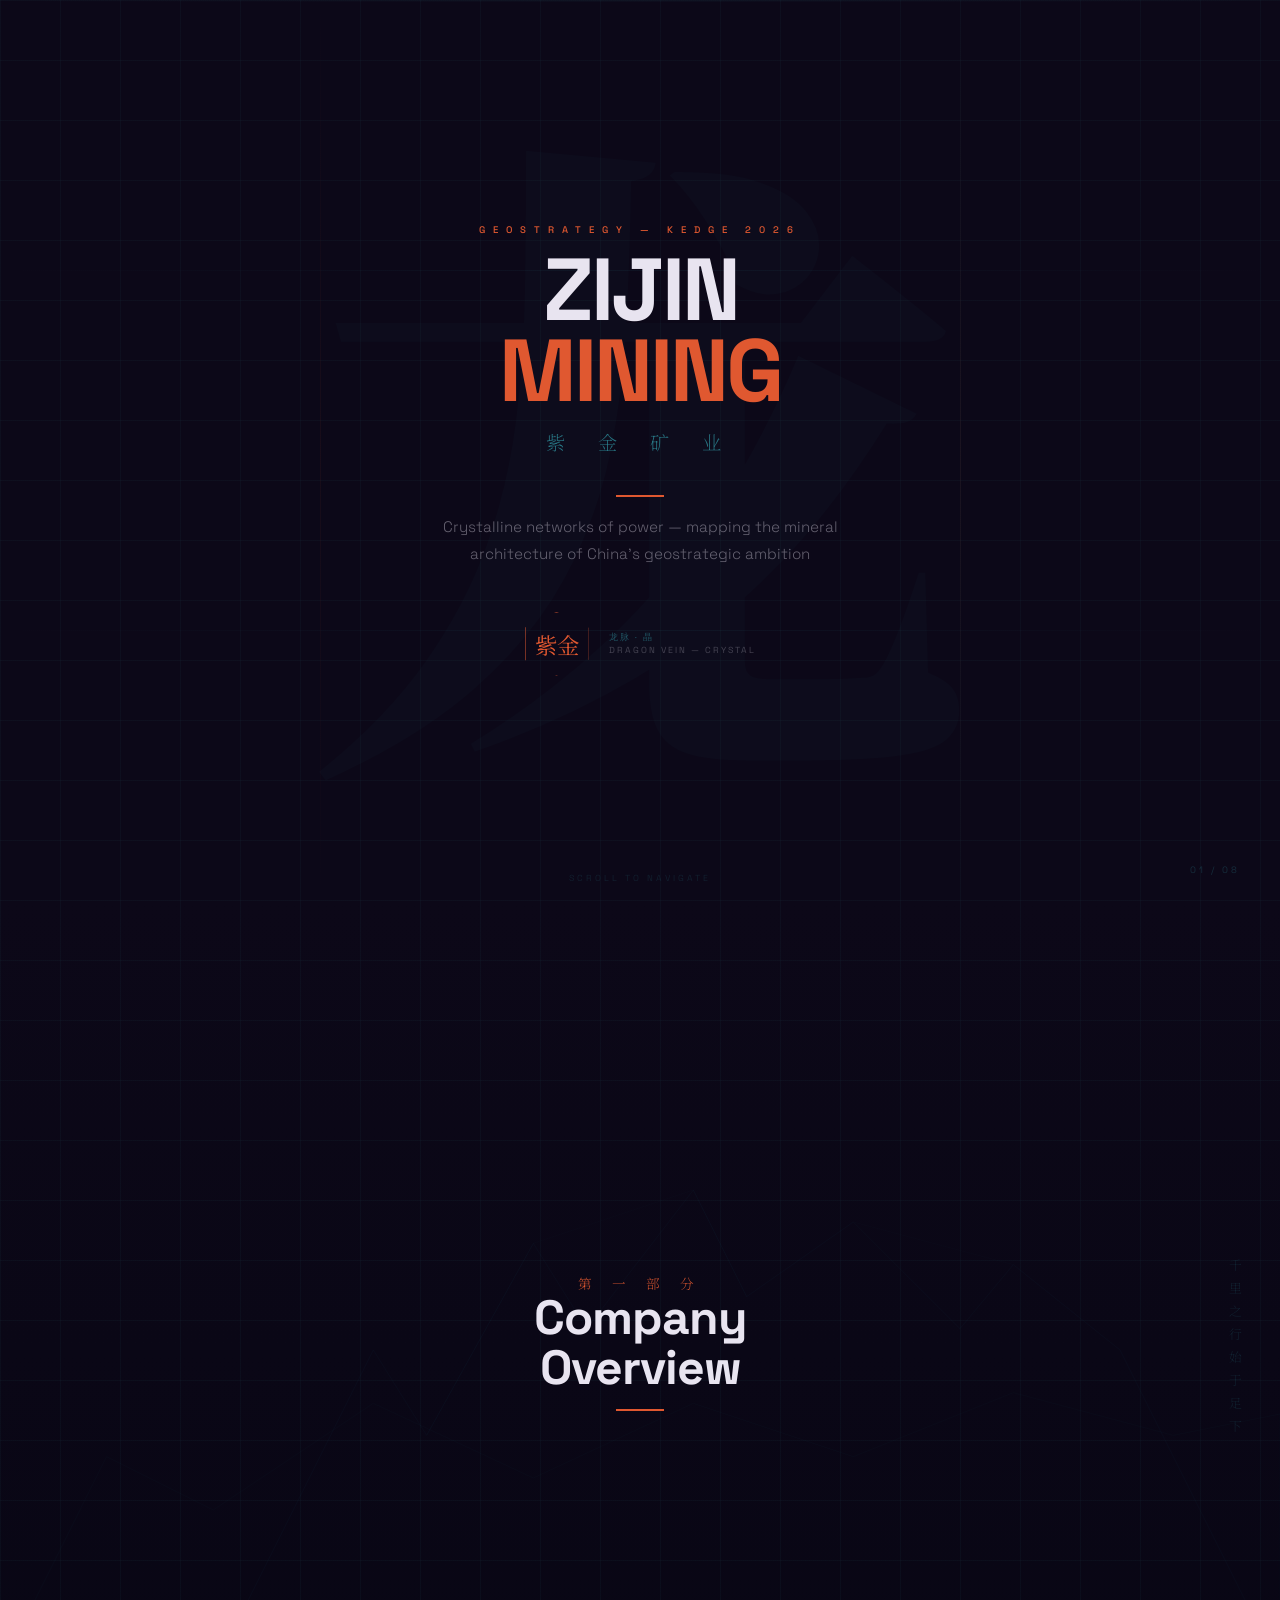
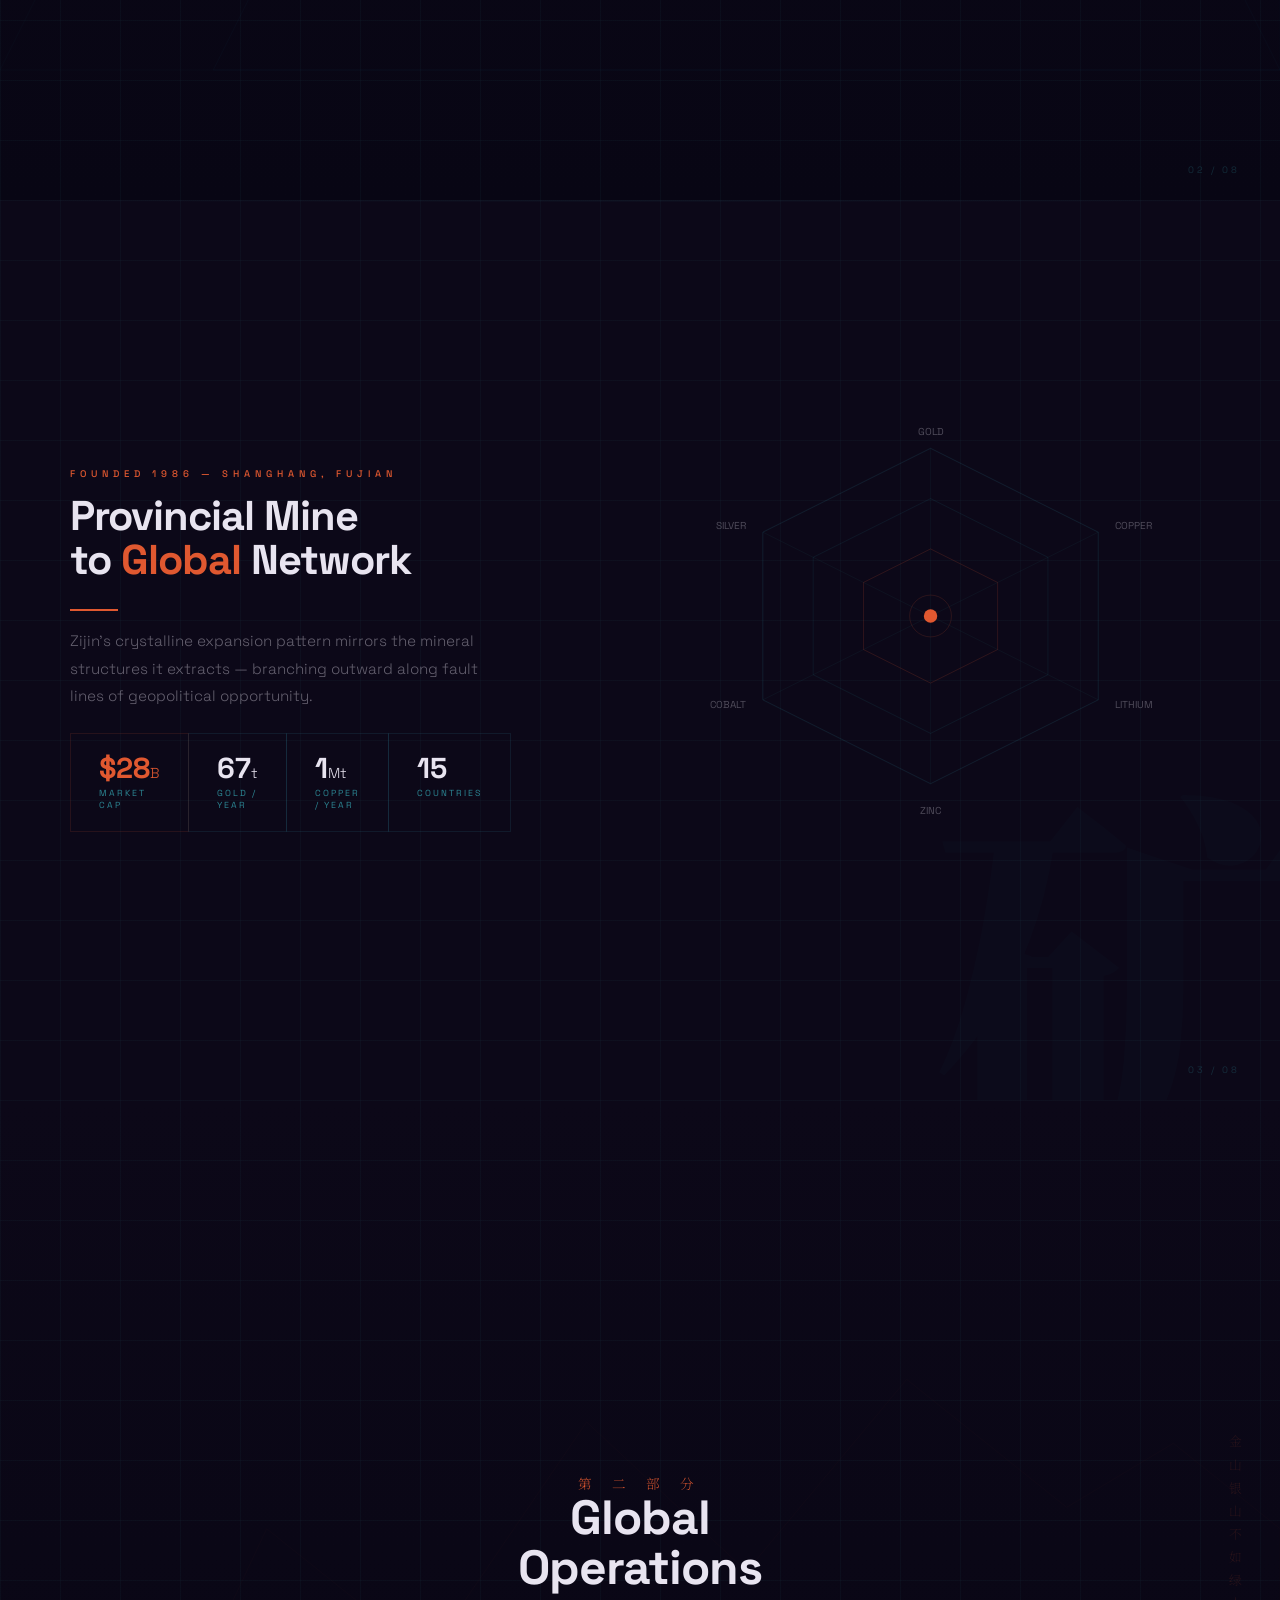
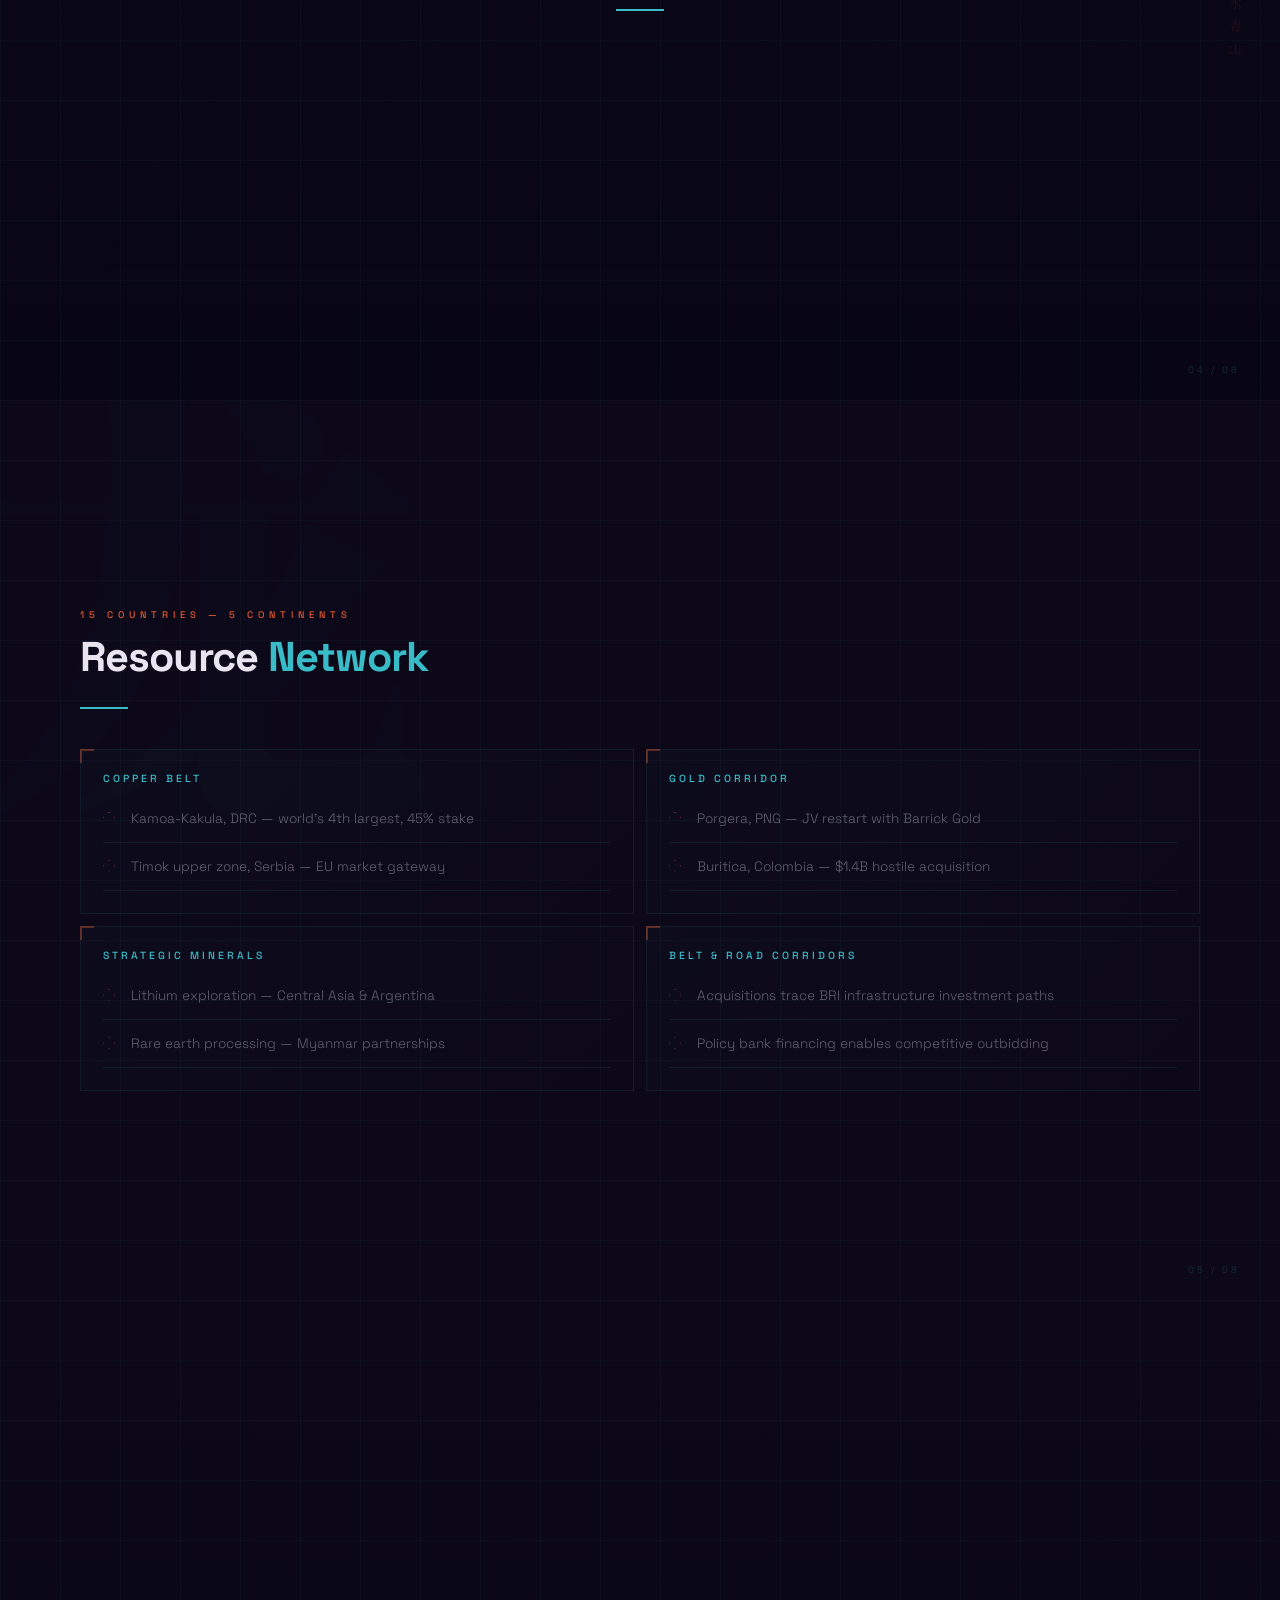
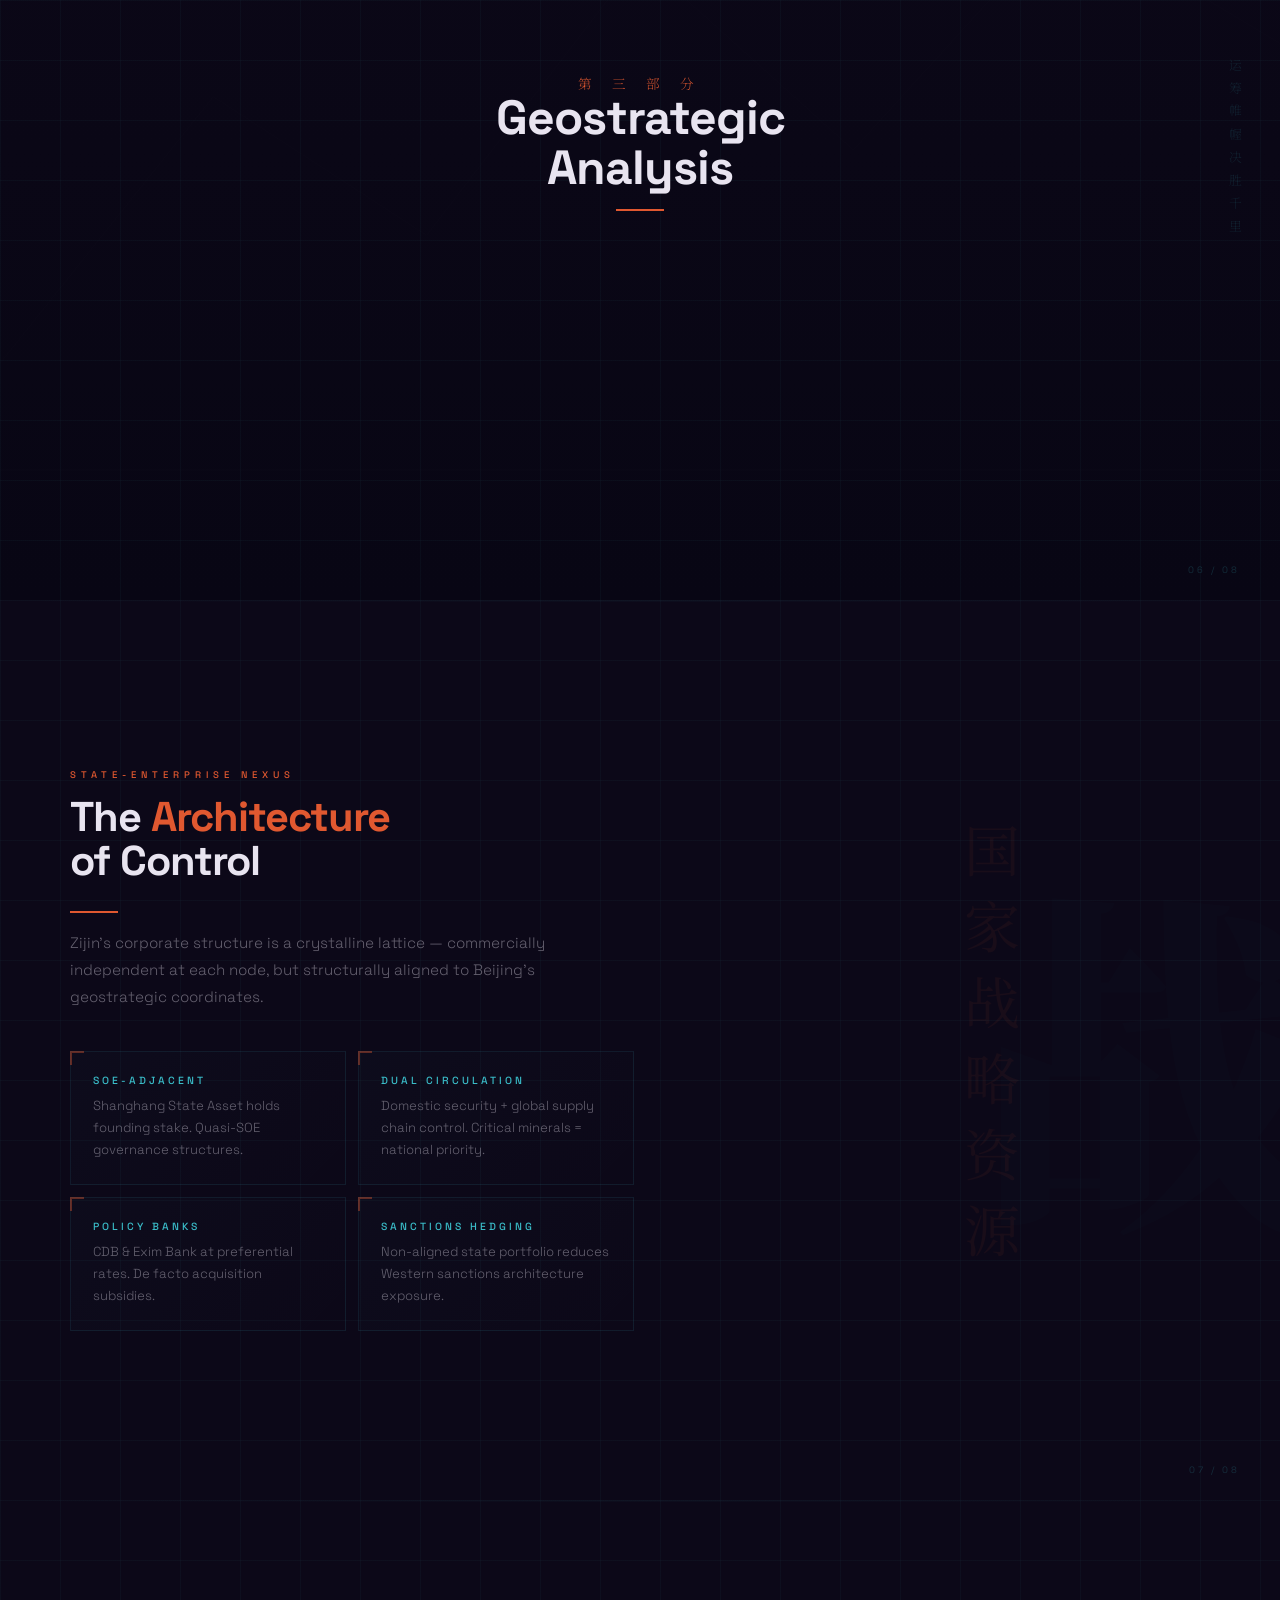
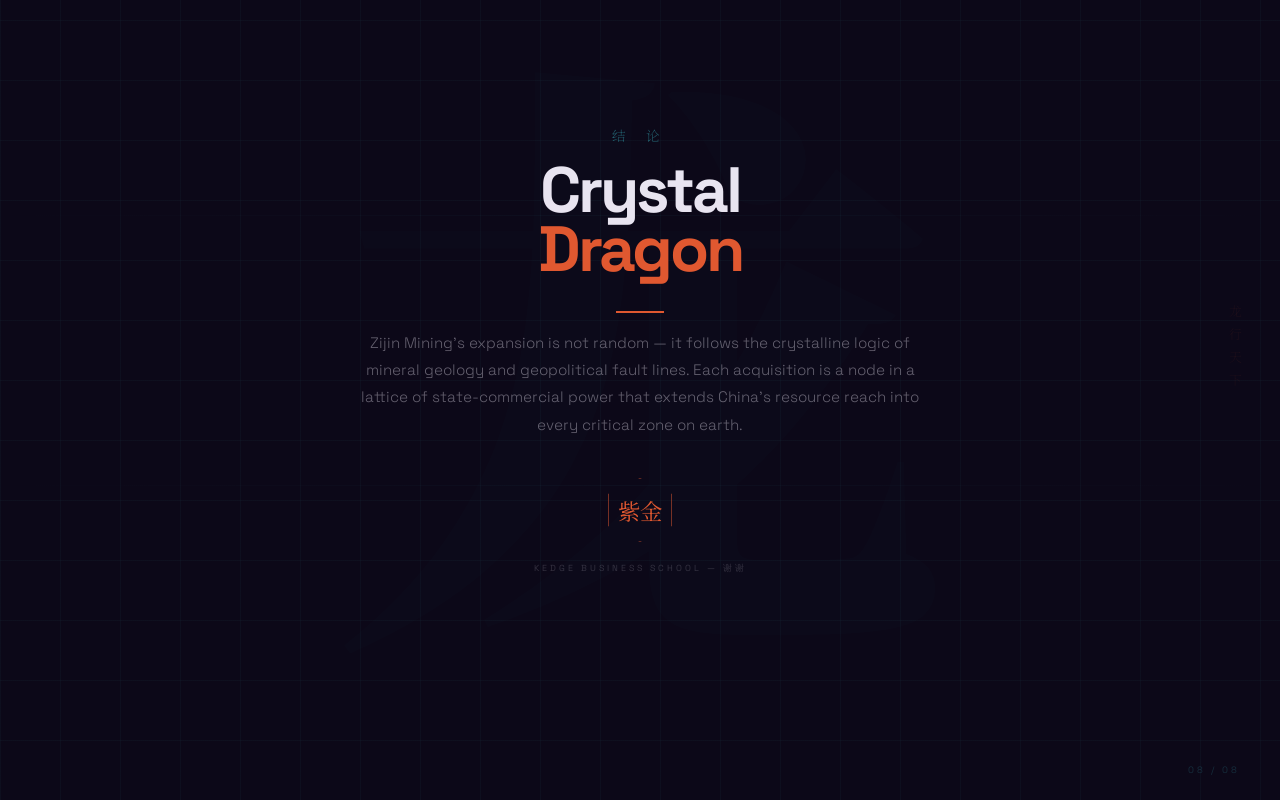
<file: concepts/concept2c-dragon-crystal.html>
<!DOCTYPE html>
<html lang="en">
<head>
<meta charset="UTF-8">
<meta name="viewport" content="width=device-width, initial-scale=1.0">
<title>Zijin — Dragon Vein: Crystal Variant 龙脉·晶</title>
<style>
  @import url('https://fonts.googleapis.com/css2?family=Outfit:wght@200;300;400;600;700;800;900&family=Noto+Serif+SC:wght@200;400;700;900&family=Space+Grotesk:wght@300;400;500;600;700&display=swap');

  * { margin: 0; padding: 0; box-sizing: border-box; }

  :root {
    --void: #0C0818;
    --void-mid: #140F24;
    --void-light: #1E1834;
    --ember: #E05830;
    --ember-dim: rgba(224, 88, 48, 0.12);
    --cyan: #3ABCC8;
    --cyan-dim: rgba(58, 188, 200, 0.1);
    --ice: #E8E4F0;
    --ice-dim: rgba(232, 228, 240, 0.4);
    --grid-line: rgba(58, 188, 200, 0.04);
  }

  html { font-size: 16px; scroll-behavior: smooth; }
  body { background: var(--void); color: var(--ice); font-family: 'Space Grotesk', sans-serif; overflow-x: hidden; }

  .slide { width: 100vw; height: 100vh; position: relative; overflow: hidden; }

  /* --- CRYSTAL GRID --- */
  .crystal-grid {
    position: absolute; inset: 0; z-index: 0; pointer-events: none;
    background-image:
      linear-gradient(var(--grid-line) 1px, transparent 1px),
      linear-gradient(90deg, var(--grid-line) 1px, transparent 1px);
    background-size: 60px 60px;
  }

  /* --- HEXAGON CLUSTER --- */
  .hex-cluster { position: absolute; z-index: 0; pointer-events: none; opacity: 0.03; }
  .hex-cluster svg { width: 100%; height: 100%; }

  /* --- GHOST CHARS --- */
  .ghost { font-family: 'Noto Serif SC', serif; font-weight: 900; color: var(--cyan); position: absolute; user-select: none; pointer-events: none; z-index: 1; line-height: 0.85; }

  /* --- GLOWING LINES --- */
  .glow-line {
    position: absolute; z-index: 1; pointer-events: none;
    background: linear-gradient(90deg, transparent, var(--cyan), transparent);
    height: 1px; opacity: 0.06;
  }
  .glow-line-v {
    position: absolute; z-index: 1; pointer-events: none;
    background: linear-gradient(180deg, transparent, var(--ember), transparent);
    width: 1px; opacity: 0.06;
  }

  /* --- SECTION OPENER --- */
  .opener {
    display: flex; align-items: center; justify-content: center;
    background: linear-gradient(180deg, var(--void) 0%, #080614 100%);
  }
  .opener .inner { position: relative; z-index: 2; text-align: center; }
  .opener h2 { font-weight: 700; font-size: 3rem; letter-spacing: -1px; margin-bottom: 6px; }
  .opener .cn-label { font-family: 'Noto Serif SC', serif; font-weight: 200; font-size: 0.85rem; color: var(--ember); letter-spacing: 8px; }

  /* --- PROVERB --- */
  .proverb {
    position: absolute; z-index: 3;
    writing-mode: vertical-rl; font-family: 'Noto Serif SC', serif; font-weight: 200;
    letter-spacing: 10px; opacity: 0.15;
  }

  /* --- CONTENT --- */
  .body { position: relative; z-index: 2; height: 100%; display: flex; }
  .col { padding: 70px; display: flex; flex-direction: column; justify-content: center; }
  .col-55 { width: 55%; }
  .col-45 { width: 45%; }
  .col-full { width: 100%; }
  .center-content { position: relative; z-index: 2; text-align: center; display: flex; flex-direction: column; align-items: center; justify-content: center; width: 100%; height: 100%; padding: 60px; }

  .label { font-size: 0.6rem; letter-spacing: 5px; text-transform: uppercase; color: var(--ember); margin-bottom: 14px; font-weight: 500; }
  h1 { font-weight: 700; font-size: 5.5rem; line-height: 0.92; letter-spacing: -3px; margin-bottom: 16px; }
  h2 { font-weight: 700; font-size: 2.6rem; line-height: 1.05; letter-spacing: -1px; margin-bottom: 12px; }
  h3 { font-weight: 500; font-size: 0.65rem; letter-spacing: 3px; text-transform: uppercase; color: var(--cyan); margin-bottom: 8px; }
  .sub { font-size: 0.95rem; color: var(--ice-dim); font-weight: 300; line-height: 1.8; max-width: 500px; }
  .ember { color: var(--ember); }
  .cyan { color: var(--cyan); }

  .rule { width: 48px; height: 2px; margin: 16px 0; }
  .rule-ember { background: var(--ember); }
  .rule-cyan { background: var(--cyan); }
  .rule.center { margin: 16px auto; }

  /* --- DATA --- */
  .stat-strip { display: flex; gap: 0; margin-top: 24px; }
  .stat-cell {
    padding: 20px 28px;
    border: 1px solid var(--cyan-dim);
    position: relative;
  }
  .stat-cell + .stat-cell { margin-left: -1px; }
  .stat-cell .v { font-size: 1.8rem; font-weight: 700; color: var(--ice); line-height: 1; }
  .stat-cell .v span { font-size: 0.9rem; font-weight: 300; }
  .stat-cell .l { font-size: 0.55rem; letter-spacing: 2px; text-transform: uppercase; color: var(--cyan); margin-top: 4px; opacity: 0.7; }
  .stat-cell.highlight { border-color: var(--ember-dim); }
  .stat-cell.highlight .v { color: var(--ember); }

  /* --- CARDS --- */
  .card-grid { display: grid; gap: 12px; margin-top: 20px; }
  .card-grid-2 { grid-template-columns: 1fr 1fr; }
  .c-card {
    padding: 22px; position: relative;
    border: 1px solid var(--cyan-dim);
    background: linear-gradient(135deg, rgba(58, 188, 200, 0.02), transparent);
  }
  .c-card::after {
    content: ''; position: absolute; top: -1px; left: -1px;
    width: 12px; height: 12px;
    border-top: 2px solid var(--ember); border-left: 2px solid var(--ember);
    opacity: 0.4;
  }
  .c-card p { font-size: 0.82rem; font-weight: 300; color: var(--ice-dim); line-height: 1.7; }

  /* --- LIST --- */
  .c-list { list-style: none; margin-top: 10px; }
  .c-list li {
    padding: 12px 0 12px 28px; position: relative;
    border-bottom: 1px solid var(--cyan-dim);
    font-size: 0.85rem; font-weight: 300; line-height: 1.7; color: var(--ice-dim);
  }
  .c-list li::before {
    content: ''; position: absolute; left: 0; top: 17px;
    width: 10px; height: 10px;
    border: 1px solid var(--ember); opacity: 0.4;
    clip-path: polygon(50% 0%, 100% 50%, 50% 100%, 0% 50%);
  }

  /* --- HEX BADGE --- */
  .hex-badge {
    width: 64px; height: 64px;
    display: flex; align-items: center; justify-content: center;
    position: relative;
    font-family: 'Noto Serif SC', serif; font-size: 1.4rem; color: var(--ember);
  }
  .hex-badge::before {
    content: ''; position: absolute; inset: 0;
    border: 1.5px solid var(--ember); opacity: 0.5;
    clip-path: polygon(50% 0%, 100% 25%, 100% 75%, 50% 100%, 0% 75%, 0% 25%);
  }

  /* --- CRYSTAL DIAGRAM --- */
  .crystal-viz {
    position: relative; width: 100%; height: 100%;
    display: flex; align-items: center; justify-content: center;
  }
  .crystal-viz svg { max-width: 90%; max-height: 80%; }

  /* --- SCAN LINE ANIMATION --- */
  @keyframes scanline {
    0% { transform: translateY(-100%); }
    100% { transform: translateY(100vh); }
  }
  .scanline {
    position: absolute; left: 0; width: 100%; height: 2px;
    background: linear-gradient(90deg, transparent, var(--cyan), transparent);
    opacity: 0.03; z-index: 0; pointer-events: none;
    animation: scanline 8s linear infinite;
  }

  /* --- SLIDE NUM --- */
  .sn { position: absolute; bottom: 24px; right: 40px; font-size: 0.58rem; letter-spacing: 3px; color: var(--cyan); opacity: 0.2; z-index: 10; font-family: 'Space Grotesk', sans-serif; }

  .nav-hint { position: fixed; bottom: 16px; left: 50%; transform: translateX(-50%); font-size: 0.55rem; letter-spacing: 3px; text-transform: uppercase; color: var(--cyan); opacity: 0.12; z-index: 100; }
</style>
</head>
<body>

<!-- SLIDE 1: TITLE -->
<section class="slide">
  <div class="crystal-grid"></div>
  <div class="scanline"></div>
  <span class="ghost" style="left: 50%; top: 48%; transform: translate(-50%, -50%); font-size: 52vw; opacity: 0.02;">龙</span>
  <div class="glow-line" style="top: 30%; left: 0; width: 100%;"></div>
  <div class="glow-line" style="top: 70%; left: 0; width: 100%;"></div>
  <div class="glow-line-v" style="left: 25%; top: 0; height: 100%;"></div>
  <div class="glow-line-v" style="left: 75%; top: 0; height: 100%;"></div>

  <div class="center-content">
    <div class="label" style="letter-spacing: 8px;">Geostrategy — KEDGE 2026</div>
    <h1>ZIJIN<br><span class="ember">MINING</span></h1>
    <div style="font-family: 'Noto Serif SC', serif; font-weight: 200; font-size: 1.2rem; color: var(--cyan); letter-spacing: 14px; margin-bottom: 24px; opacity: 0.6;">紫 金 矿 业</div>
    <div class="rule rule-ember center"></div>
    <p class="sub" style="text-align: center;">
      Crystalline networks of power — mapping the mineral<br>architecture of China's geostrategic ambition
    </p>
    <div style="margin-top: 44px; display: flex; gap: 20px; align-items: center;">
      <div class="hex-badge">紫金</div>
      <div style="text-align: left;">
        <div style="font-size: 0.55rem; color: var(--cyan); opacity: 0.4; letter-spacing: 2px;">龙脉 · 晶</div>
        <div style="font-size: 0.55rem; opacity: 0.25; letter-spacing: 2px;">DRAGON VEIN — CRYSTAL</div>
      </div>
    </div>
  </div>
  <span class="sn">01 / 08</span>
</section>

<!-- SLIDE 2: SECTION OPENER — OVERVIEW -->
<section class="slide opener">
  <div class="crystal-grid"></div>
  <!-- Crystalline mountain form -->
  <div style="position: absolute; inset: 0; z-index: 0;">
    <svg viewBox="0 0 1200 600" xmlns="http://www.w3.org/2000/svg" style="width:100%;height:100%;">
      <!-- Geometric/faceted mountains -->
      <polygon points="200,600 350,300 400,380 500,200 550,280 650,150 700,250 800,180 900,280 950,220 1050,300 1200,600" fill="none" stroke="#3ABCC8" stroke-width="0.5" opacity="0.06"/>
      <polygon points="0,600 100,400 200,450 350,350 500,420 650,350 800,400 950,340 1100,380 1200,360 1200,600" fill="none" stroke="#3ABCC8" stroke-width="0.5" opacity="0.04"/>
      <!-- Internal facet lines -->
      <line x1="500" y1="200" x2="400" y2="380" stroke="#3ABCC8" stroke-width="0.3" opacity="0.04"/>
      <line x1="500" y1="200" x2="650" y2="150" stroke="#3ABCC8" stroke-width="0.3" opacity="0.04"/>
      <line x1="650" y1="150" x2="700" y2="250" stroke="#3ABCC8" stroke-width="0.3" opacity="0.04"/>
      <line x1="800" y1="180" x2="950" y2="220" stroke="#3ABCC8" stroke-width="0.3" opacity="0.04"/>
    </svg>
  </div>
  <div class="inner">
    <div class="cn-label" style="font-family: 'Noto Serif SC', serif; font-weight: 200; font-size: 0.85rem; color: var(--ember); letter-spacing: 8px;">第 一 部 分</div>
    <h2>Company<br>Overview</h2>
    <div class="rule rule-ember center"></div>
  </div>
  <div class="proverb" style="right: 36px; top: 50%; transform: translateY(-50%); font-size: 0.8rem; color: var(--cyan);">千里之行始于足下</div>
  <span class="sn">02 / 08</span>
</section>

<!-- SLIDE 3: OVERVIEW -->
<section class="slide">
  <div class="crystal-grid"></div>
  <div class="scanline" style="animation-delay: -3s;"></div>
  <span class="ghost" style="right: -5%; bottom: -5%; font-size: 32vw; opacity: 0.015;">矿</span>
  <div class="body">
    <div class="col col-55">
      <div class="label">Founded 1986 — Shanghang, Fujian</div>
      <h2>Provincial Mine<br>to <span class="ember">Global</span> Network</h2>
      <div class="rule rule-ember"></div>
      <p class="sub">Zijin's crystalline expansion pattern mirrors the mineral structures it extracts — branching outward along fault lines of geopolitical opportunity.</p>
      <div class="stat-strip">
        <div class="stat-cell highlight"><div class="v">$28<span>B</span></div><div class="l">Market Cap</div></div>
        <div class="stat-cell"><div class="v">67<span>t</span></div><div class="l">Gold / Year</div></div>
        <div class="stat-cell"><div class="v">1<span>Mt</span></div><div class="l">Copper / Year</div></div>
        <div class="stat-cell"><div class="v">15</div><div class="l">Countries</div></div>
      </div>
    </div>
    <div class="col col-45 crystal-viz">
      <!-- Crystal structure diagram -->
      <svg viewBox="0 0 300 300" fill="none" xmlns="http://www.w3.org/2000/svg">
        <!-- Hexagonal crystal -->
        <polygon points="150,30 250,80 250,180 150,230 50,180 50,80" stroke="#3ABCC8" stroke-width="0.5" opacity="0.15"/>
        <polygon points="150,60 220,95 220,165 150,200 80,165 80,95" stroke="#3ABCC8" stroke-width="0.5" opacity="0.1"/>
        <polygon points="150,90 190,110 190,150 150,170 110,150 110,110" stroke="#E05830" stroke-width="0.5" opacity="0.2"/>
        <!-- Radial lines -->
        <line x1="150" y1="130" x2="150" y2="30" stroke="#3ABCC8" stroke-width="0.3" opacity="0.1"/>
        <line x1="150" y1="130" x2="250" y2="80" stroke="#3ABCC8" stroke-width="0.3" opacity="0.1"/>
        <line x1="150" y1="130" x2="250" y2="180" stroke="#3ABCC8" stroke-width="0.3" opacity="0.1"/>
        <line x1="150" y1="130" x2="150" y2="230" stroke="#3ABCC8" stroke-width="0.3" opacity="0.1"/>
        <line x1="150" y1="130" x2="50" y2="180" stroke="#3ABCC8" stroke-width="0.3" opacity="0.1"/>
        <line x1="150" y1="130" x2="50" y2="80" stroke="#3ABCC8" stroke-width="0.3" opacity="0.1"/>
        <!-- Center node -->
        <circle cx="150" cy="130" r="4" fill="#E05830"/>
        <circle cx="150" cy="130" r="10" fill="none" stroke="#E05830" stroke-width="0.5" opacity="0.3">
          <animate attributeName="r" values="10;16;10" dur="3s" repeatCount="indefinite"/>
          <animate attributeName="opacity" values="0.3;0;0.3" dur="3s" repeatCount="indefinite"/>
        </circle>
        <!-- Vertex labels -->
        <text x="150" y="22" text-anchor="middle" fill="#E8E4F0" font-size="6" opacity="0.3" font-family="Space Grotesk">GOLD</text>
        <text x="260" y="78" text-anchor="start" fill="#E8E4F0" font-size="6" opacity="0.3" font-family="Space Grotesk">COPPER</text>
        <text x="260" y="185" text-anchor="start" fill="#E8E4F0" font-size="6" opacity="0.3" font-family="Space Grotesk">LITHIUM</text>
        <text x="150" y="248" text-anchor="middle" fill="#E8E4F0" font-size="6" opacity="0.3" font-family="Space Grotesk">ZINC</text>
        <text x="40" y="185" text-anchor="end" fill="#E8E4F0" font-size="6" opacity="0.3" font-family="Space Grotesk">COBALT</text>
        <text x="40" y="78" text-anchor="end" fill="#E8E4F0" font-size="6" opacity="0.3" font-family="Space Grotesk">SILVER</text>
      </svg>
    </div>
  </div>
  <span class="sn">03 / 08</span>
</section>

<!-- SLIDE 4: SECTION — GLOBAL -->
<section class="slide opener">
  <div class="crystal-grid"></div>
  <div style="position: absolute; inset: 0; z-index: 0;">
    <svg viewBox="0 0 1200 600" xmlns="http://www.w3.org/2000/svg" style="width:100%;height:100%;">
      <polygon points="100,600 250,280 400,400 550,180 700,320 850,140 1000,260 1100,200 1200,280 1200,600" fill="none" stroke="#E05830" stroke-width="0.5" opacity="0.04"/>
      <polygon points="0,600 150,420 300,480 500,360 700,440 900,360 1100,400 1200,380 1200,600" fill="none" stroke="#3ABCC8" stroke-width="0.3" opacity="0.03"/>
    </svg>
  </div>
  <div class="inner">
    <div class="cn-label" style="font-family: 'Noto Serif SC', serif; font-weight: 200; font-size: 0.85rem; color: var(--ember); letter-spacing: 8px;">第 二 部 分</div>
    <h2>Global<br>Operations</h2>
    <div class="rule rule-cyan center"></div>
  </div>
  <div class="proverb" style="right: 36px; top: 50%; transform: translateY(-50%); font-size: 0.8rem; color: var(--ember);">金山银山不如绿水青山</div>
  <span class="sn">04 / 08</span>
</section>

<!-- SLIDE 5: GLOBAL OPS -->
<section class="slide">
  <div class="crystal-grid"></div>
  <span class="ghost" style="left: -4%; top: -3%; font-size: 38vw; opacity: 0.012;">龙</span>
  <div class="body">
    <div class="col col-full" style="padding: 60px 80px;">
      <div class="label">15 Countries — 5 Continents</div>
      <h2>Resource <span class="cyan">Network</span></h2>
      <div class="rule rule-cyan"></div>
      <div class="card-grid card-grid-2" style="max-width: 100%; margin-top: 24px;">
        <div class="c-card">
          <h3>Copper Belt</h3>
          <ul class="c-list">
            <li>Kamoa-Kakula, DRC — world's 4th largest, 45% stake</li>
            <li>Timok upper zone, Serbia — EU market gateway</li>
          </ul>
        </div>
        <div class="c-card">
          <h3>Gold Corridor</h3>
          <ul class="c-list">
            <li>Porgera, PNG — JV restart with Barrick Gold</li>
            <li>Buritica, Colombia — $1.4B hostile acquisition</li>
          </ul>
        </div>
        <div class="c-card">
          <h3>Strategic Minerals</h3>
          <ul class="c-list">
            <li>Lithium exploration — Central Asia &amp; Argentina</li>
            <li>Rare earth processing — Myanmar partnerships</li>
          </ul>
        </div>
        <div class="c-card">
          <h3>Belt &amp; Road Corridors</h3>
          <ul class="c-list">
            <li>Acquisitions trace BRI infrastructure investment paths</li>
            <li>Policy bank financing enables competitive outbidding</li>
          </ul>
        </div>
      </div>
    </div>
  </div>
  <span class="sn">05 / 08</span>
</section>

<!-- SLIDE 6: SECTION — STRATEGY -->
<section class="slide opener">
  <div class="crystal-grid"></div>
  <div style="position: absolute; inset: 0; z-index: 0;">
    <svg viewBox="0 0 1200 600" xmlns="http://www.w3.org/2000/svg" style="width:100%;height:100%;">
      <polygon points="0,500 200,250 400,380 600,120 800,300 1000,80 1200,200 1200,600 0,600" fill="none" stroke="#E8E4F0" stroke-width="0.3" opacity="0.03"/>
    </svg>
  </div>
  <div class="inner">
    <div class="cn-label" style="font-family: 'Noto Serif SC', serif; font-weight: 200; font-size: 0.85rem; color: var(--ember); letter-spacing: 8px;">第 三 部 分</div>
    <h2>Geostrategic<br>Analysis</h2>
    <div class="rule rule-ember center"></div>
  </div>
  <div class="proverb" style="right: 36px; top: 50%; transform: translateY(-50%); font-size: 0.8rem; color: var(--cyan);">运筹帷幄决胜千里</div>
  <span class="sn">06 / 08</span>
</section>

<!-- SLIDE 7: STRATEGY -->
<section class="slide">
  <div class="crystal-grid"></div>
  <div class="scanline" style="animation-delay: -5s;"></div>
  <span class="ghost" style="right: -4%; top: 50%; transform: translateY(-50%); font-size: 28vw; opacity: 0.012;">战</span>
  <div class="body">
    <div class="col col-55">
      <div class="label">State-Enterprise Nexus</div>
      <h2>The <span class="ember">Architecture</span><br>of Control</h2>
      <div class="rule rule-ember"></div>
      <p class="sub" style="margin-bottom: 20px;">Zijin's corporate structure is a crystalline lattice — commercially independent at each node, but structurally aligned to Beijing's geostrategic coordinates.</p>
      <div class="card-grid card-grid-2">
        <div class="c-card">
          <h3>SOE-Adjacent</h3>
          <p>Shanghang State Asset holds founding stake. Quasi-SOE governance structures.</p>
        </div>
        <div class="c-card">
          <h3>Dual Circulation</h3>
          <p>Domestic security + global supply chain control. Critical minerals = national priority.</p>
        </div>
        <div class="c-card">
          <h3>Policy Banks</h3>
          <p>CDB &amp; Exim Bank at preferential rates. De facto acquisition subsidies.</p>
        </div>
        <div class="c-card">
          <h3>Sanctions Hedging</h3>
          <p>Non-aligned state portfolio reduces Western sanctions architecture exposure.</p>
        </div>
      </div>
    </div>
    <div class="col col-45" style="align-items: center; justify-content: center;">
      <div style="font-family: 'Noto Serif SC', serif; font-size: 3.5rem; color: var(--ember); opacity: 0.06; writing-mode: vertical-rl; letter-spacing: 20px; line-height: 1.5;">国家战略资源</div>
    </div>
  </div>
  <span class="sn">07 / 08</span>
</section>

<!-- SLIDE 8: CONCLUSION -->
<section class="slide">
  <div class="crystal-grid"></div>
  <div class="scanline" style="animation-delay: -1s;"></div>
  <span class="ghost" style="left: 50%; top: 48%; transform: translate(-50%, -50%); font-size: 48vw; opacity: 0.01;">龙</span>
  <div class="glow-line" style="top: 35%; left: 0; width: 100%; opacity: 0.04;"></div>
  <div class="glow-line" style="top: 65%; left: 0; width: 100%; opacity: 0.04;"></div>
  <div class="center-content">
    <div style="font-family: 'Noto Serif SC', serif; font-weight: 200; font-size: 0.85rem; color: var(--cyan); letter-spacing: 8px; margin-bottom: 16px; opacity: 0.5;">结 论</div>
    <h1 style="font-size: 4rem;">Crystal<br><span class="ember">Dragon</span></h1>
    <div class="rule rule-ember center"></div>
    <p class="sub" style="text-align: center; max-width: 560px;">
      Zijin Mining's expansion is not random — it follows the crystalline logic of mineral geology and geopolitical fault lines. Each acquisition is a node in a lattice of state-commercial power that extends China's resource reach into every critical zone on earth.
    </p>
    <div style="margin-top: 40px;">
      <div class="hex-badge" style="margin: 0 auto;">紫金</div>
    </div>
    <div style="margin-top: 20px; font-size: 0.55rem; opacity: 0.18; letter-spacing: 3px;">KEDGE BUSINESS SCHOOL — 谢谢</div>
  </div>
  <div class="proverb" style="right: 36px; top: 50%; transform: translateY(-50%); font-size: 0.8rem; color: var(--ember); opacity: 0.08;">龙行天下</div>
  <span class="sn">08 / 08</span>
</section>

<div class="nav-hint">Scroll to navigate</div>
</body>
</html>
</file>
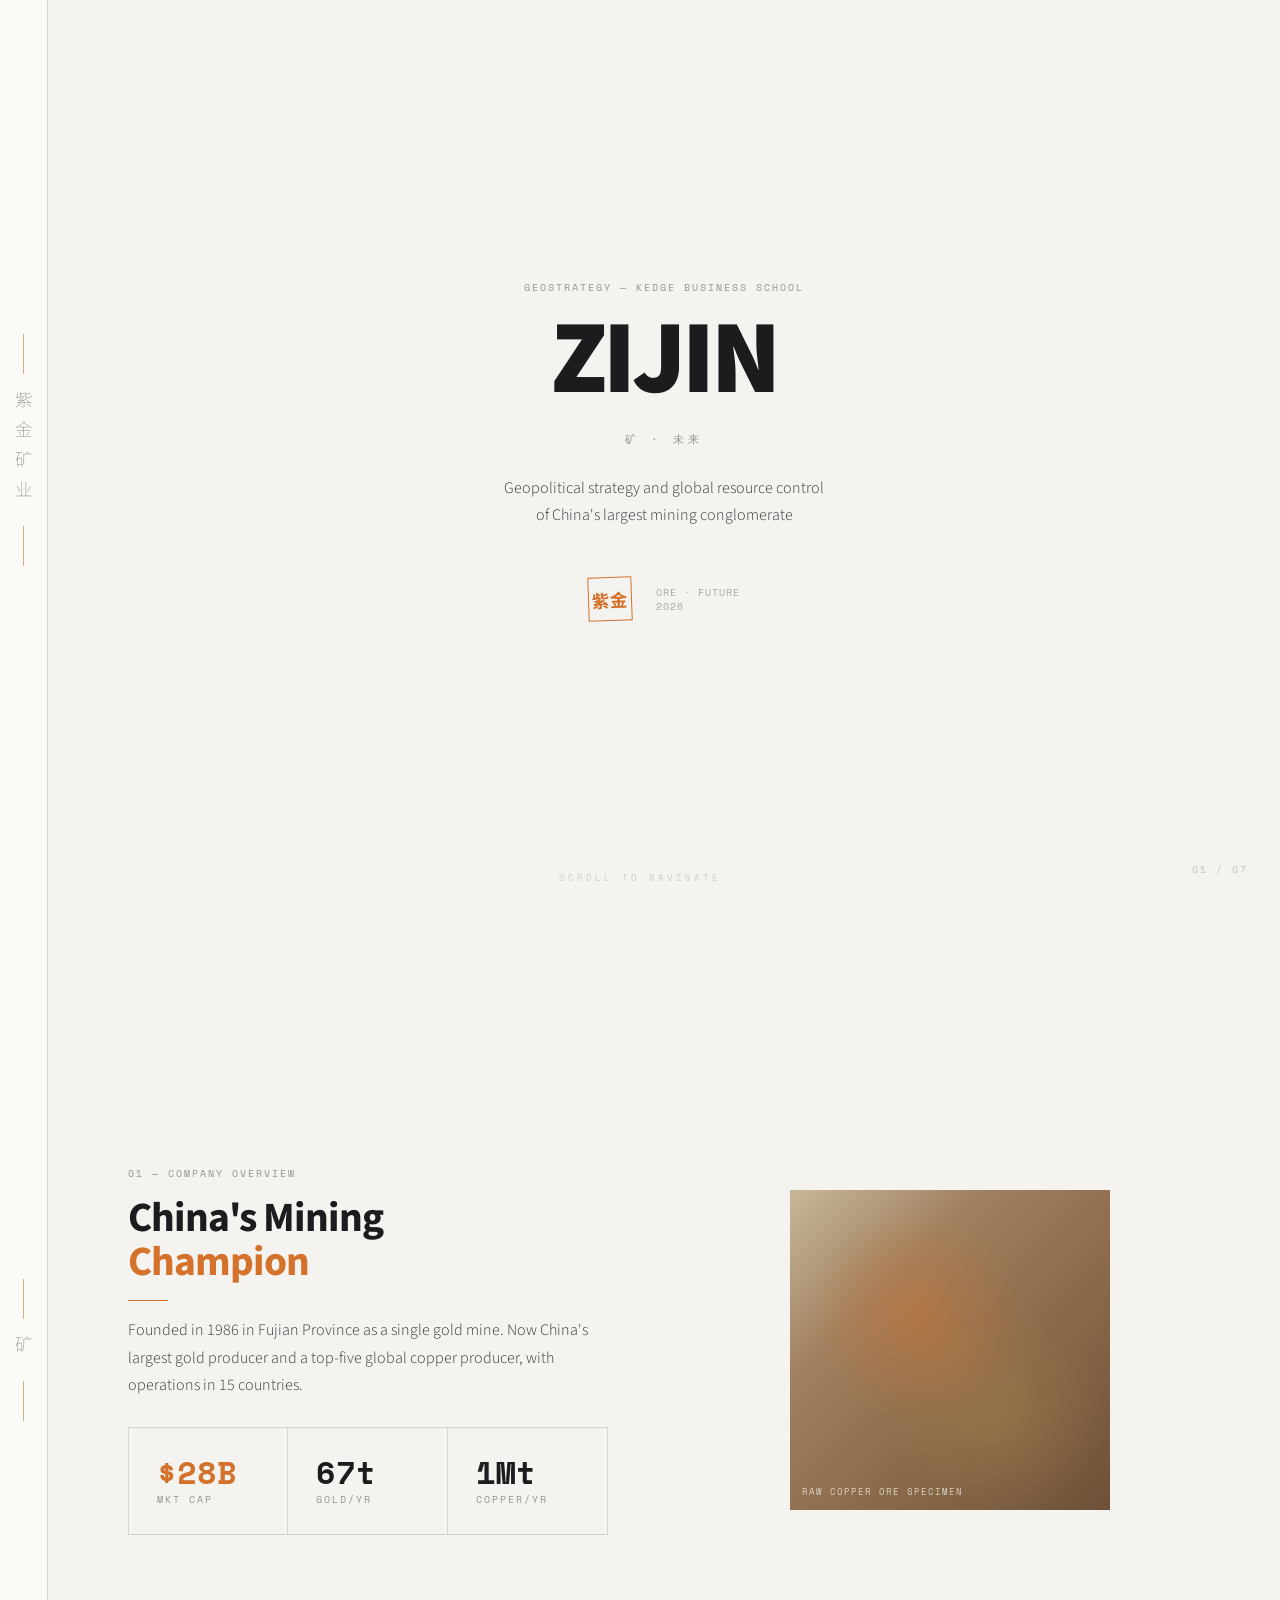
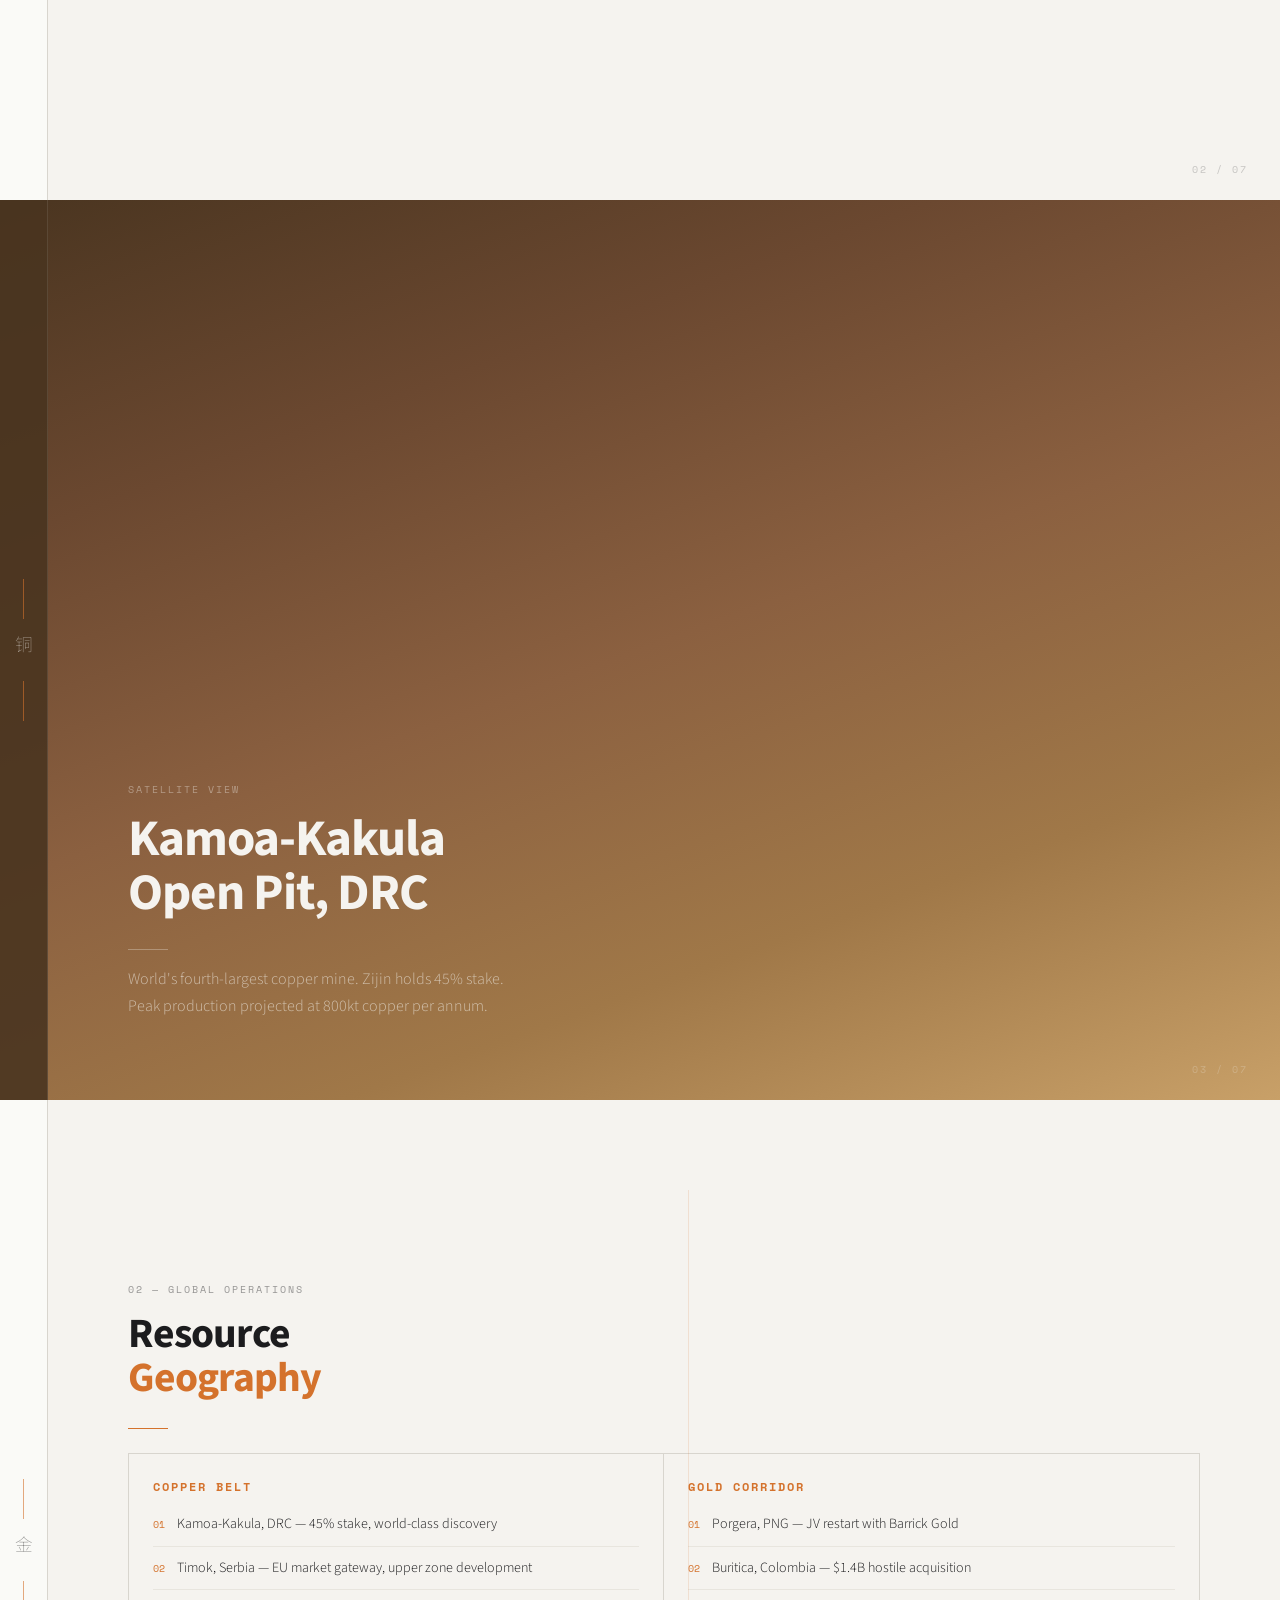
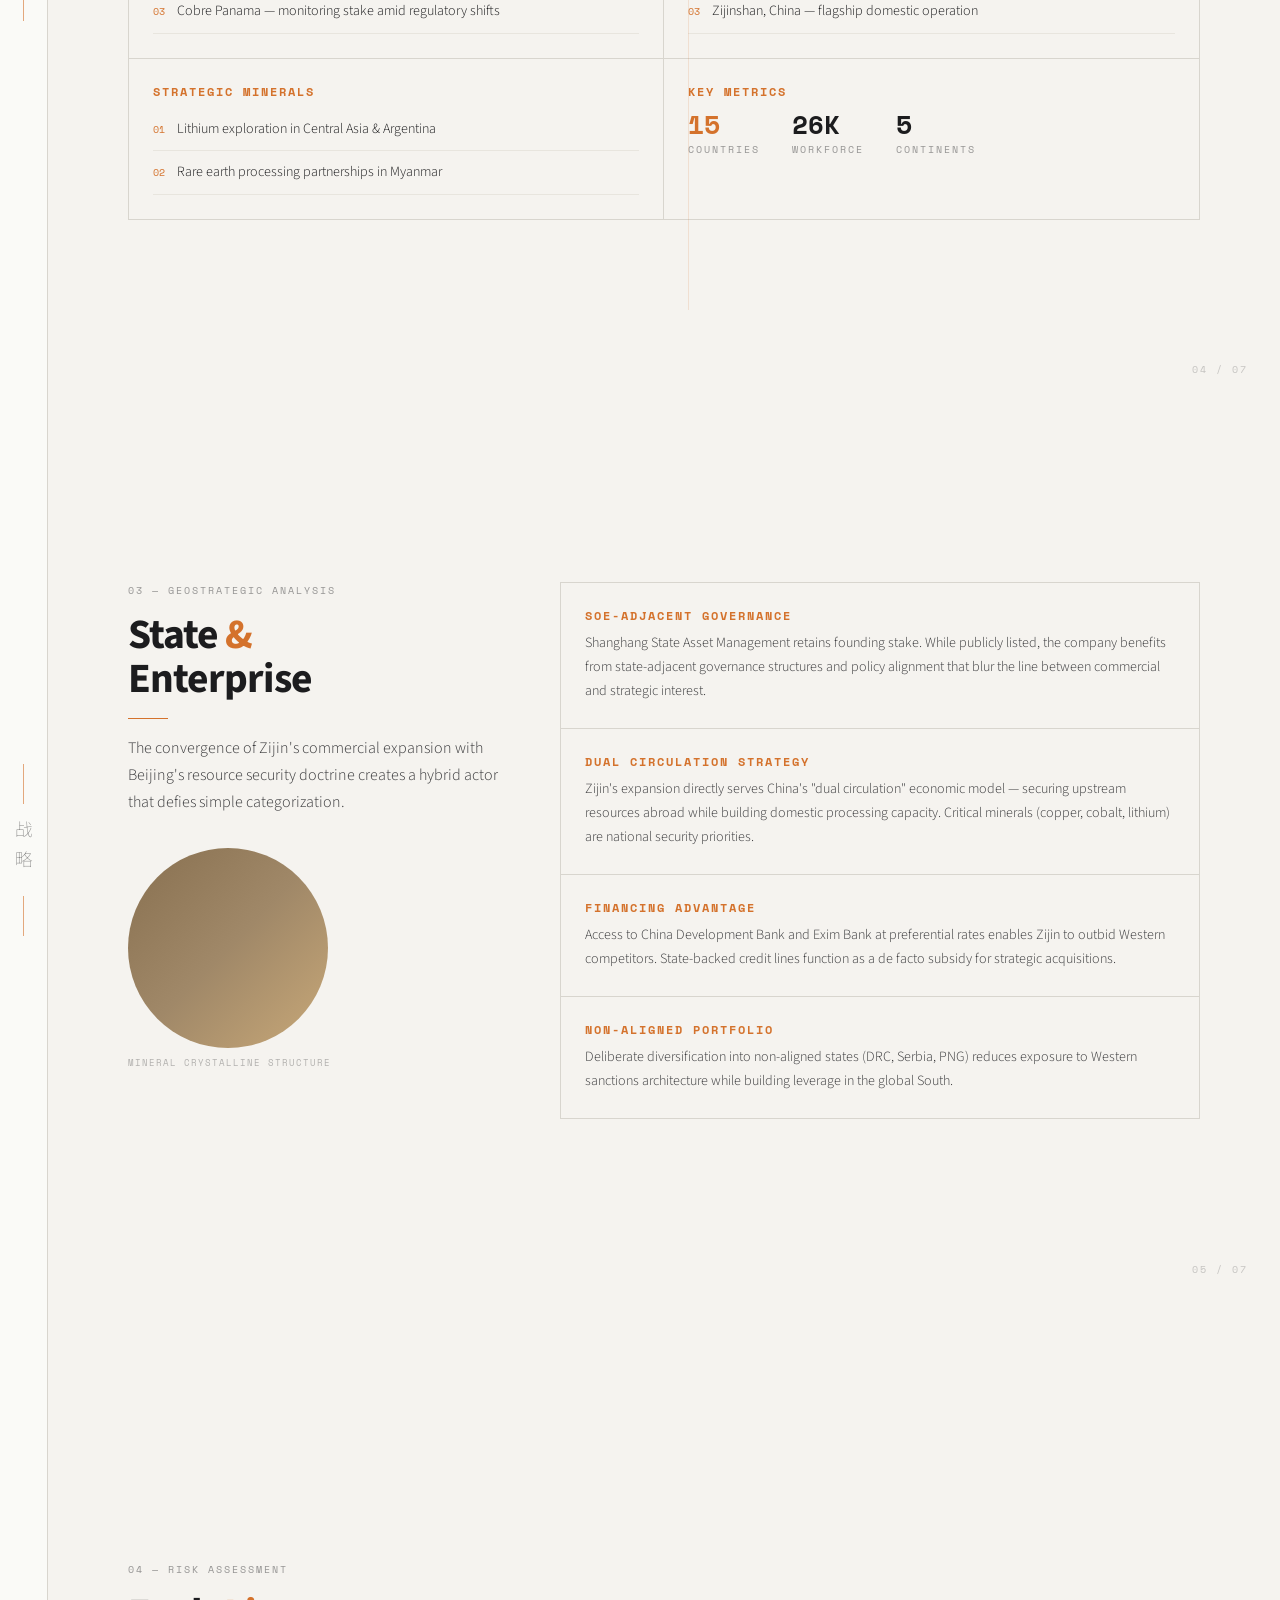
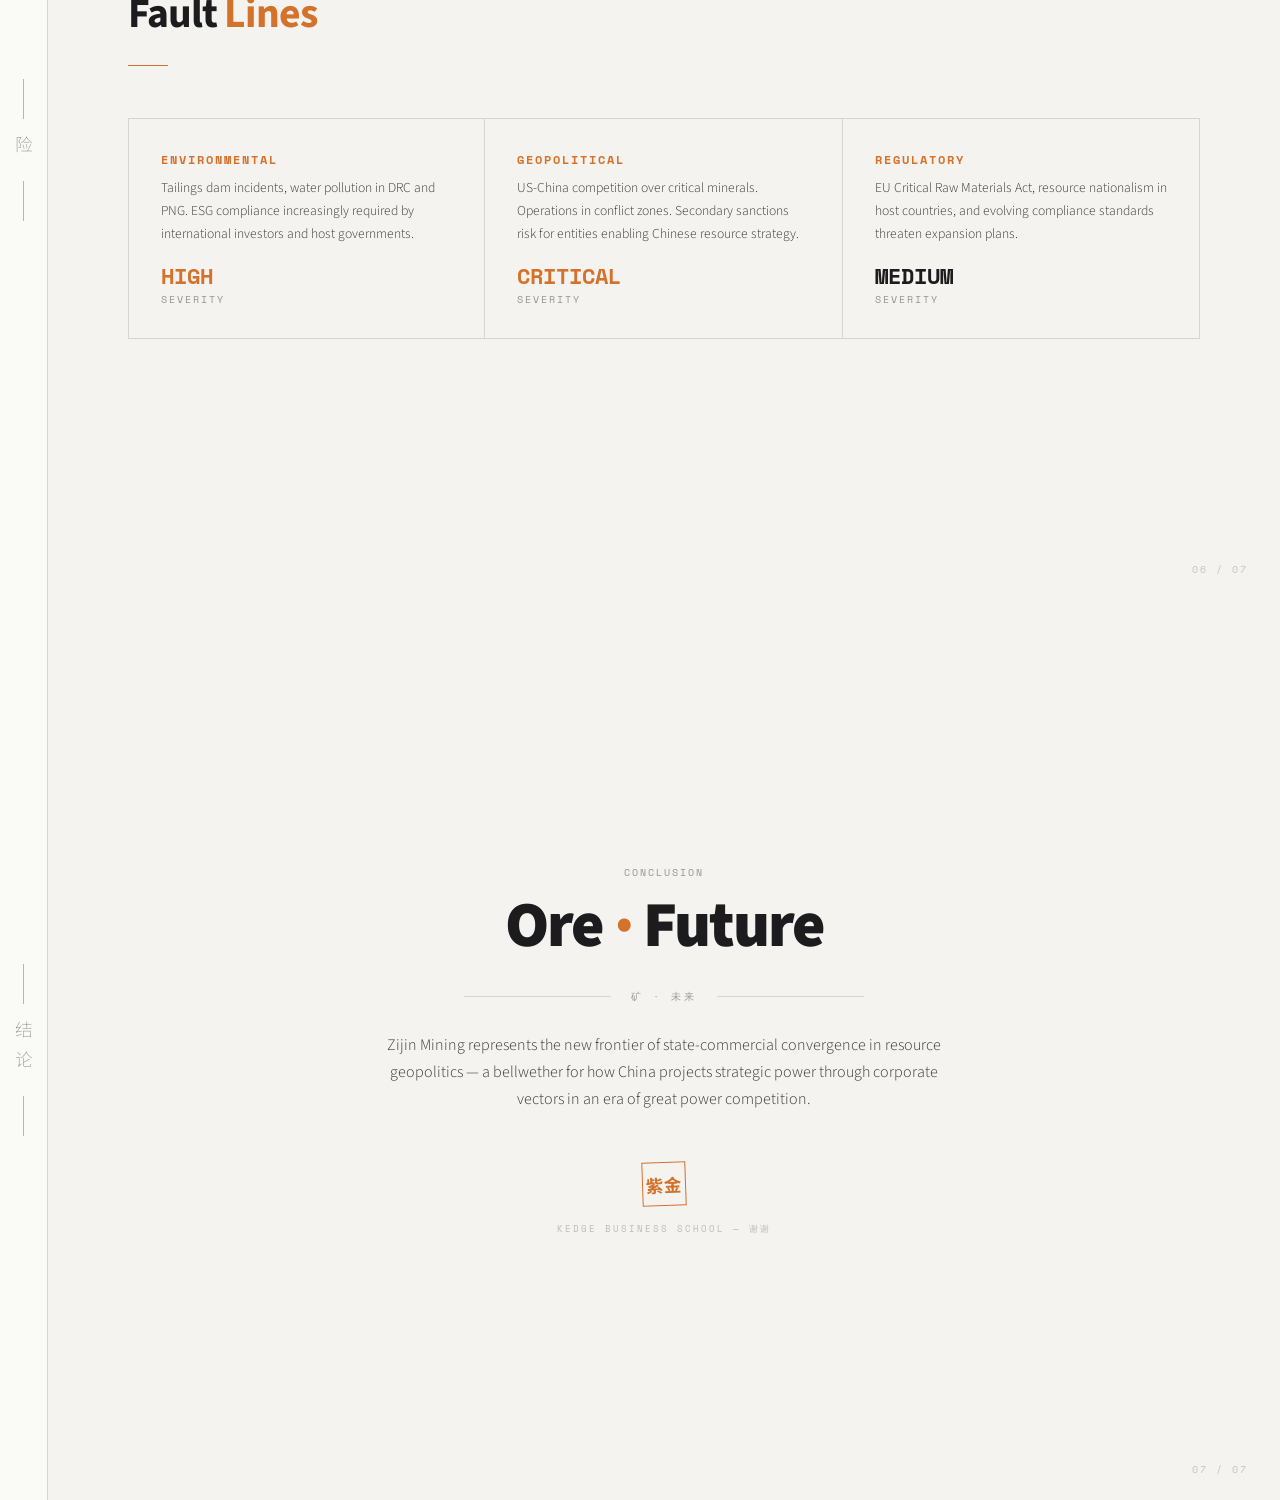
<file: concepts/concept3-ore-future.html>
<!DOCTYPE html>
<html lang="en">
<head>
<meta charset="UTF-8">
<meta name="viewport" content="width=device-width, initial-scale=1.0">
<title>Zijin Mining — Ore · Future 矿·未来</title>
<style>
  @import url('https://fonts.googleapis.com/css2?family=Space+Mono:wght@400;700&family=Source+Sans+3:wght@200;300;400;600;700;900&family=Noto+Sans+SC:wght@100;300;400;700&display=swap');

  * { margin: 0; padding: 0; box-sizing: border-box; }

  :root {
    --white: #F5F3EF;
    --white-pure: #FAFAF7;
    --charcoal: #1C1C1E;
    --charcoal-light: #3A3A3C;
    --copper: #D4722C;
    --copper-dim: rgba(212, 114, 44, 0.15);
    --border: #D8D5CE;
    --border-light: #E8E5DE;
  }

  html { font-size: 16px; scroll-behavior: smooth; }
  body {
    background: var(--white);
    color: var(--charcoal);
    font-family: 'Source Sans 3', sans-serif;
    overflow-x: hidden;
  }

  /* --- SLIDE SYSTEM --- */
  .slide {
    width: 100vw;
    height: 100vh;
    position: relative;
    overflow: hidden;
    display: flex;
  }

  /* --- VERTICAL CHINESE TAB --- */
  .cn-tab {
    position: absolute;
    left: 0;
    top: 0;
    height: 100%;
    width: 48px;
    border-right: 1px solid var(--border);
    display: flex;
    flex-direction: column;
    align-items: center;
    justify-content: center;
    z-index: 10;
    background: var(--white-pure);
  }
  .cn-tab .char {
    font-family: 'Noto Sans SC', sans-serif;
    font-weight: 100;
    font-size: 1.1rem;
    color: var(--charcoal);
    opacity: 0.5;
    writing-mode: vertical-rl;
    letter-spacing: 12px;
  }
  .cn-tab .red-thread {
    width: 1px;
    height: 40px;
    background: var(--copper);
    margin: 16px 0;
    opacity: 0.6;
  }

  /* --- CONTENT AREA --- */
  .slide-body {
    margin-left: 48px;
    width: calc(100% - 48px);
    height: 100%;
    padding: 60px 80px;
    display: flex;
    flex-direction: column;
    justify-content: center;
    position: relative;
  }

  /* --- TYPOGRAPHY --- */
  .mono {
    font-family: 'Space Mono', monospace;
  }

  .slide-label {
    font-family: 'Space Mono', monospace;
    font-size: 0.65rem;
    letter-spacing: 2px;
    text-transform: uppercase;
    color: var(--charcoal-light);
    opacity: 0.5;
    margin-bottom: 16px;
  }

  h1 {
    font-weight: 900;
    font-size: 5rem;
    line-height: 0.95;
    letter-spacing: -3px;
    color: var(--charcoal);
    margin-bottom: 16px;
  }

  h2 {
    font-weight: 700;
    font-size: 2.6rem;
    line-height: 1.05;
    letter-spacing: -1px;
    color: var(--charcoal);
    margin-bottom: 12px;
  }

  h3 {
    font-family: 'Space Mono', monospace;
    font-weight: 700;
    font-size: 0.75rem;
    letter-spacing: 2px;
    text-transform: uppercase;
    color: var(--copper);
    margin-bottom: 8px;
  }

  .subtitle {
    font-size: 1rem;
    font-weight: 300;
    color: var(--charcoal-light);
    line-height: 1.7;
    max-width: 480px;
  }

  .copper { color: var(--copper); }

  /* --- THIN BORDER --- */
  .thin-border {
    border: 1px solid var(--border);
    padding: 28px;
    position: relative;
  }

  /* --- MODULAR GRID --- */
  .mod-grid {
    display: grid;
    gap: 0;
    margin-top: 28px;
  }
  .mod-grid-2 { grid-template-columns: 1fr 1fr; }
  .mod-grid-3 { grid-template-columns: 1fr 1fr 1fr; }

  .mod-cell {
    border: 1px solid var(--border);
    padding: 28px;
    position: relative;
  }
  .mod-cell + .mod-cell { margin-left: -1px; }

  /* --- DATA VALUES --- */
  .data-val {
    font-family: 'Space Mono', monospace;
    font-size: 2rem;
    font-weight: 700;
    color: var(--charcoal);
    line-height: 1;
    margin-bottom: 4px;
  }
  .data-val.copper-accent { color: var(--copper); }
  .data-unit {
    font-family: 'Space Mono', monospace;
    font-size: 0.6rem;
    text-transform: uppercase;
    letter-spacing: 2px;
    color: var(--charcoal-light);
    opacity: 0.5;
  }

  /* --- CONTENT BLOCKS --- */
  .content-block {
    border: 1px solid var(--border);
    padding: 24px;
    margin-bottom: -1px;
  }
  .content-block p {
    font-size: 0.88rem;
    font-weight: 300;
    color: var(--charcoal-light);
    line-height: 1.7;
  }

  /* --- IMAGE PLACEHOLDERS --- */
  .img-square {
    aspect-ratio: 1;
    background: linear-gradient(135deg, #C8B89A 0%, #A08060 30%, #8B6B4A 60%, #6D5038 100%);
    position: relative;
    overflow: hidden;
  }
  .img-square::after {
    content: '';
    position: absolute;
    inset: 0;
    background:
      radial-gradient(circle at 40% 40%, rgba(212, 114, 44, 0.4) 0%, transparent 40%),
      radial-gradient(circle at 65% 70%, rgba(180, 140, 80, 0.3) 0%, transparent 35%);
  }
  .img-square .caption {
    position: absolute;
    bottom: 12px;
    left: 12px;
    font-family: 'Space Mono', monospace;
    font-size: 0.55rem;
    letter-spacing: 1px;
    color: white;
    opacity: 0.7;
    text-transform: uppercase;
    z-index: 2;
  }

  .img-circle {
    width: 200px;
    height: 200px;
    border-radius: 50%;
    background: linear-gradient(135deg, #887050 0%, #A08868 50%, #C8A878 100%);
    position: relative;
    overflow: hidden;
  }

  /* --- BULLET LIST --- */
  .clean-list {
    list-style: none;
    margin-top: 8px;
  }
  .clean-list li {
    padding: 10px 0;
    border-bottom: 1px solid var(--border-light);
    font-size: 0.88rem;
    font-weight: 300;
    line-height: 1.6;
    color: var(--charcoal);
    display: flex;
    gap: 12px;
  }
  .clean-list li .idx {
    font-family: 'Space Mono', monospace;
    font-size: 0.65rem;
    color: var(--copper);
    margin-top: 3px;
    flex-shrink: 0;
  }

  /* --- SEAL STAMP --- */
  .seal-stamp {
    width: 44px;
    height: 44px;
    border: 1.5px solid var(--copper);
    display: flex;
    align-items: center;
    justify-content: center;
    font-family: 'Noto Sans SC', sans-serif;
    font-weight: 700;
    font-size: 1.1rem;
    color: var(--copper);
    transform: rotate(-2deg);
  }

  /* --- RED COLUMN DIVIDERS --- */
  .red-divider {
    width: 1px;
    height: 80%;
    background: var(--copper);
    opacity: 0.15;
    position: absolute;
    top: 10%;
  }

  /* --- SLIDE NUMBER --- */
  .slide-num {
    position: absolute;
    bottom: 24px;
    right: 32px;
    font-family: 'Space Mono', monospace;
    font-size: 0.6rem;
    letter-spacing: 2px;
    color: var(--charcoal-light);
    opacity: 0.25;
    z-index: 10;
  }

  /* --- FULL BLEED IMPACT SLIDE --- */
  .full-bleed {
    background: linear-gradient(160deg, #4A3520 0%, #6B4830 25%, #8B6040 50%, #A07848 75%, #C8A068 100%);
    color: var(--white);
  }
  .full-bleed .slide-label { color: var(--white); opacity: 0.4; }
  .full-bleed h2 { color: var(--white); }
  .full-bleed .subtitle { color: rgba(245, 243, 239, 0.6); }
  .full-bleed .cn-tab { background: rgba(74, 53, 32, 0.9); border-color: rgba(245, 243, 239, 0.1); }
  .full-bleed .cn-tab .char { color: var(--white); }

  .nav-hint {
    position: fixed;
    bottom: 16px;
    left: 50%;
    transform: translateX(-50%);
    font-family: 'Space Mono', monospace;
    font-size: 0.55rem;
    letter-spacing: 3px;
    text-transform: uppercase;
    color: var(--charcoal-light);
    opacity: 0.2;
    z-index: 100;
  }

  /* --- TWO COLUMN LAYOUT --- */
  .two-col {
    display: grid;
    grid-template-columns: 1fr 1fr;
    gap: 0;
    height: 100%;
  }
  .two-col > div {
    padding: 60px;
    display: flex;
    flex-direction: column;
    justify-content: center;
  }
</style>
</head>
<body>

<!-- ==================== SLIDE 1: TITLE ==================== -->
<section class="slide">
  <div class="cn-tab">
    <div class="red-thread"></div>
    <span class="char">紫金矿业</span>
    <div class="red-thread"></div>
  </div>
  <div class="slide-body" style="align-items: center; text-align: center;">
    <div class="slide-label">Geostrategy &mdash; KEDGE Business School</div>
    <h1 style="font-size: 6.5rem; letter-spacing: -4px;">ZIJIN</h1>
    <div style="display: flex; align-items: center; gap: 20px; margin: 4px 0 28px;">
      <div style="flex: 1; height: 1px; background: var(--border);"></div>
      <span class="mono" style="font-size: 0.7rem; letter-spacing: 4px; color: var(--charcoal-light); opacity: 0.5;">矿 · 未来</span>
      <div style="flex: 1; height: 1px; background: var(--border);"></div>
    </div>
    <p class="subtitle" style="text-align: center; max-width: 550px;">
      Geopolitical strategy and global resource control<br>of China's largest mining conglomerate
    </p>
    <div style="margin-top: 48px; display: flex; gap: 24px; align-items: center;">
      <div class="seal-stamp">紫金</div>
      <div style="text-align: left;">
        <div class="mono" style="font-size: 0.6rem; opacity: 0.35; letter-spacing: 1px;">ORE · FUTURE</div>
        <div class="mono" style="font-size: 0.6rem; opacity: 0.35; letter-spacing: 1px;">2026</div>
      </div>
    </div>
  </div>
  <span class="slide-num">01 / 07</span>
</section>

<!-- ==================== SLIDE 2: OVERVIEW ==================== -->
<section class="slide">
  <div class="cn-tab">
    <div class="red-thread"></div>
    <span class="char">矿</span>
    <div class="red-thread"></div>
  </div>
  <div class="slide-body">
    <div style="display: grid; grid-template-columns: 1.2fr 0.8fr; gap: 48px; align-items: center;">
      <div>
        <div class="slide-label">01 — Company Overview</div>
        <h2>China's Mining<br><span class="copper">Champion</span></h2>
        <div style="width: 40px; height: 1px; background: var(--copper); margin: 16px 0;"></div>
        <p class="subtitle">Founded in 1986 in Fujian Province as a single gold mine. Now China's largest gold producer and a top-five global copper producer, with operations in 15 countries.</p>

        <div class="mod-grid mod-grid-3" style="max-width: 480px;">
          <div class="mod-cell">
            <div class="data-val copper-accent">$28B</div>
            <div class="data-unit">Mkt Cap</div>
          </div>
          <div class="mod-cell">
            <div class="data-val">67t</div>
            <div class="data-unit">Gold/yr</div>
          </div>
          <div class="mod-cell">
            <div class="data-val">1Mt</div>
            <div class="data-unit">Copper/yr</div>
          </div>
        </div>
      </div>

      <div>
        <div class="img-square" style="width: 100%; max-width: 320px;">
          <span class="caption">Raw copper ore specimen</span>
        </div>
      </div>
    </div>
  </div>
  <span class="slide-num">02 / 07</span>
</section>

<!-- ==================== SLIDE 3: FULL BLEED IMPACT ==================== -->
<section class="slide full-bleed">
  <div class="cn-tab">
    <div class="red-thread"></div>
    <span class="char">铜</span>
    <div class="red-thread"></div>
  </div>
  <div class="slide-body" style="justify-content: flex-end; padding-bottom: 80px;">
    <div class="slide-label">Satellite View</div>
    <h2 style="font-size: 3.2rem;">Kamoa-Kakula<br>Open Pit, DRC</h2>
    <div style="width: 40px; height: 1px; background: var(--white); opacity: 0.3; margin: 16px 0;"></div>
    <p class="subtitle" style="max-width: 400px;">
      World's fourth-largest copper mine. Zijin holds 45% stake. Peak production projected at 800kt copper per annum.
    </p>
  </div>
  <span class="slide-num" style="color: var(--white);">03 / 07</span>
</section>

<!-- ==================== SLIDE 4: GLOBAL FOOTPRINT ==================== -->
<section class="slide">
  <div class="cn-tab">
    <div class="red-thread"></div>
    <span class="char">金</span>
    <div class="red-thread"></div>
  </div>
  <div class="slide-body">
    <div class="slide-label">02 — Global Operations</div>
    <h2>Resource<br><span class="copper">Geography</span></h2>
    <div style="width: 40px; height: 1px; background: var(--copper); margin: 16px 0 24px;"></div>

    <div style="display: grid; grid-template-columns: 1fr 1fr; gap: 0;">
      <div class="content-block">
        <h3>Copper Belt</h3>
        <ul class="clean-list">
          <li><span class="idx">01</span> Kamoa-Kakula, DRC — 45% stake, world-class discovery</li>
          <li><span class="idx">02</span> Timok, Serbia — EU market gateway, upper zone development</li>
          <li><span class="idx">03</span> Cobre Panama — monitoring stake amid regulatory shifts</li>
        </ul>
      </div>
      <div class="content-block" style="border-left: none;">
        <h3>Gold Corridor</h3>
        <ul class="clean-list">
          <li><span class="idx">01</span> Porgera, PNG — JV restart with Barrick Gold</li>
          <li><span class="idx">02</span> Buritica, Colombia — $1.4B hostile acquisition</li>
          <li><span class="idx">03</span> Zijinshan, China — flagship domestic operation</li>
        </ul>
      </div>
      <div class="content-block">
        <h3>Strategic Minerals</h3>
        <ul class="clean-list">
          <li><span class="idx">01</span> Lithium exploration in Central Asia & Argentina</li>
          <li><span class="idx">02</span> Rare earth processing partnerships in Myanmar</li>
        </ul>
      </div>
      <div class="content-block" style="border-left: none;">
        <h3>Key Metrics</h3>
        <div style="display: flex; gap: 32px; margin-top: 12px;">
          <div>
            <div class="data-val copper-accent" style="font-size: 1.6rem;">15</div>
            <div class="data-unit">Countries</div>
          </div>
          <div>
            <div class="data-val" style="font-size: 1.6rem;">26K</div>
            <div class="data-unit">Workforce</div>
          </div>
          <div>
            <div class="data-val" style="font-size: 1.6rem;">5</div>
            <div class="data-unit">Continents</div>
          </div>
        </div>
      </div>
    </div>

    <!-- Red divider -->
    <div class="red-divider" style="left: calc(50% + 24px);"></div>
  </div>
  <span class="slide-num">04 / 07</span>
</section>

<!-- ==================== SLIDE 5: GEOSTRATEGY ==================== -->
<section class="slide">
  <div class="cn-tab">
    <div class="red-thread"></div>
    <span class="char">战略</span>
    <div class="red-thread"></div>
  </div>
  <div class="slide-body">
    <div style="display: grid; grid-template-columns: 0.6fr 1fr; gap: 48px; align-items: start;">
      <div>
        <div class="slide-label">03 — Geostrategic Analysis</div>
        <h2>State <span class="copper">&amp;</span><br>Enterprise</h2>
        <div style="width: 40px; height: 1px; background: var(--copper); margin: 16px 0;"></div>
        <p class="subtitle">The convergence of Zijin's commercial expansion with Beijing's resource security doctrine creates a hybrid actor that defies simple categorization.</p>

        <div style="margin-top: 32px;">
          <div class="img-circle"></div>
          <div class="mono" style="font-size: 0.55rem; opacity: 0.3; margin-top: 8px; letter-spacing: 1px;">MINERAL CRYSTALLINE STRUCTURE</div>
        </div>
      </div>

      <div>
        <div class="content-block">
          <h3>SOE-Adjacent Governance</h3>
          <p>Shanghang State Asset Management retains founding stake. While publicly listed, the company benefits from state-adjacent governance structures and policy alignment that blur the line between commercial and strategic interest.</p>
        </div>
        <div class="content-block">
          <h3>Dual Circulation Strategy</h3>
          <p>Zijin's expansion directly serves China's "dual circulation" economic model — securing upstream resources abroad while building domestic processing capacity. Critical minerals (copper, cobalt, lithium) are national security priorities.</p>
        </div>
        <div class="content-block">
          <h3>Financing Advantage</h3>
          <p>Access to China Development Bank and Exim Bank at preferential rates enables Zijin to outbid Western competitors. State-backed credit lines function as a de facto subsidy for strategic acquisitions.</p>
        </div>
        <div class="content-block">
          <h3>Non-Aligned Portfolio</h3>
          <p>Deliberate diversification into non-aligned states (DRC, Serbia, PNG) reduces exposure to Western sanctions architecture while building leverage in the global South.</p>
        </div>
      </div>
    </div>
  </div>
  <span class="slide-num">05 / 07</span>
</section>

<!-- ==================== SLIDE 6: RISKS ==================== -->
<section class="slide">
  <div class="cn-tab">
    <div class="red-thread"></div>
    <span class="char">险</span>
    <div class="red-thread"></div>
  </div>
  <div class="slide-body">
    <div class="slide-label">04 — Risk Assessment</div>
    <h2>Fault <span class="copper">Lines</span></h2>
    <div style="width: 40px; height: 1px; background: var(--copper); margin: 16px 0 24px;"></div>

    <div class="mod-grid mod-grid-3">
      <div class="mod-cell" style="padding: 32px;">
        <h3>Environmental</h3>
        <p style="font-size: 0.85rem; font-weight: 300; color: var(--charcoal-light); line-height: 1.7; margin-bottom: 20px;">Tailings dam incidents, water pollution in DRC and PNG. ESG compliance increasingly required by international investors and host governments.</p>
        <div class="data-val copper-accent" style="font-size: 1.4rem;">HIGH</div>
        <div class="data-unit">Severity</div>
      </div>
      <div class="mod-cell" style="padding: 32px;">
        <h3>Geopolitical</h3>
        <p style="font-size: 0.85rem; font-weight: 300; color: var(--charcoal-light); line-height: 1.7; margin-bottom: 20px;">US-China competition over critical minerals. Operations in conflict zones. Secondary sanctions risk for entities enabling Chinese resource strategy.</p>
        <div class="data-val copper-accent" style="font-size: 1.4rem;">CRITICAL</div>
        <div class="data-unit">Severity</div>
      </div>
      <div class="mod-cell" style="padding: 32px;">
        <h3>Regulatory</h3>
        <p style="font-size: 0.85rem; font-weight: 300; color: var(--charcoal-light); line-height: 1.7; margin-bottom: 20px;">EU Critical Raw Materials Act, resource nationalism in host countries, and evolving compliance standards threaten expansion plans.</p>
        <div class="data-val" style="font-size: 1.4rem;">MEDIUM</div>
        <div class="data-unit">Severity</div>
      </div>
    </div>
  </div>
  <span class="slide-num">06 / 07</span>
</section>

<!-- ==================== SLIDE 7: CONCLUSION ==================== -->
<section class="slide">
  <div class="cn-tab">
    <div class="red-thread"></div>
    <span class="char">结论</span>
    <div class="red-thread"></div>
  </div>
  <div class="slide-body" style="align-items: center; text-align: center;">
    <div class="slide-label">Conclusion</div>
    <h1 style="font-size: 4rem; letter-spacing: -2px;">Ore <span class="copper">&middot;</span> Future</h1>
    <div style="display: flex; align-items: center; gap: 20px; margin: 16px 0 28px; width: 100%; max-width: 400px;">
      <div style="flex: 1; height: 1px; background: var(--border);"></div>
      <span class="mono" style="font-size: 0.6rem; letter-spacing: 3px; opacity: 0.4;">矿 · 未来</span>
      <div style="flex: 1; height: 1px; background: var(--border);"></div>
    </div>
    <p class="subtitle" style="text-align: center; max-width: 560px;">
      Zijin Mining represents the new frontier of state-commercial convergence in resource geopolitics — a bellwether for how China projects strategic power through corporate vectors in an era of great power competition.
    </p>

    <!-- Seal stamp on conclusion -->
    <div style="margin-top: 48px; display: flex; flex-direction: column; align-items: center; gap: 16px;">
      <div class="seal-stamp">紫金</div>
      <div class="mono" style="font-size: 0.55rem; opacity: 0.25; letter-spacing: 2px;">KEDGE BUSINESS SCHOOL — 谢谢</div>
    </div>
  </div>
  <span class="slide-num">07 / 07</span>
</section>

<div class="nav-hint">Scroll to navigate</div>

</body>
</html>
</file>
